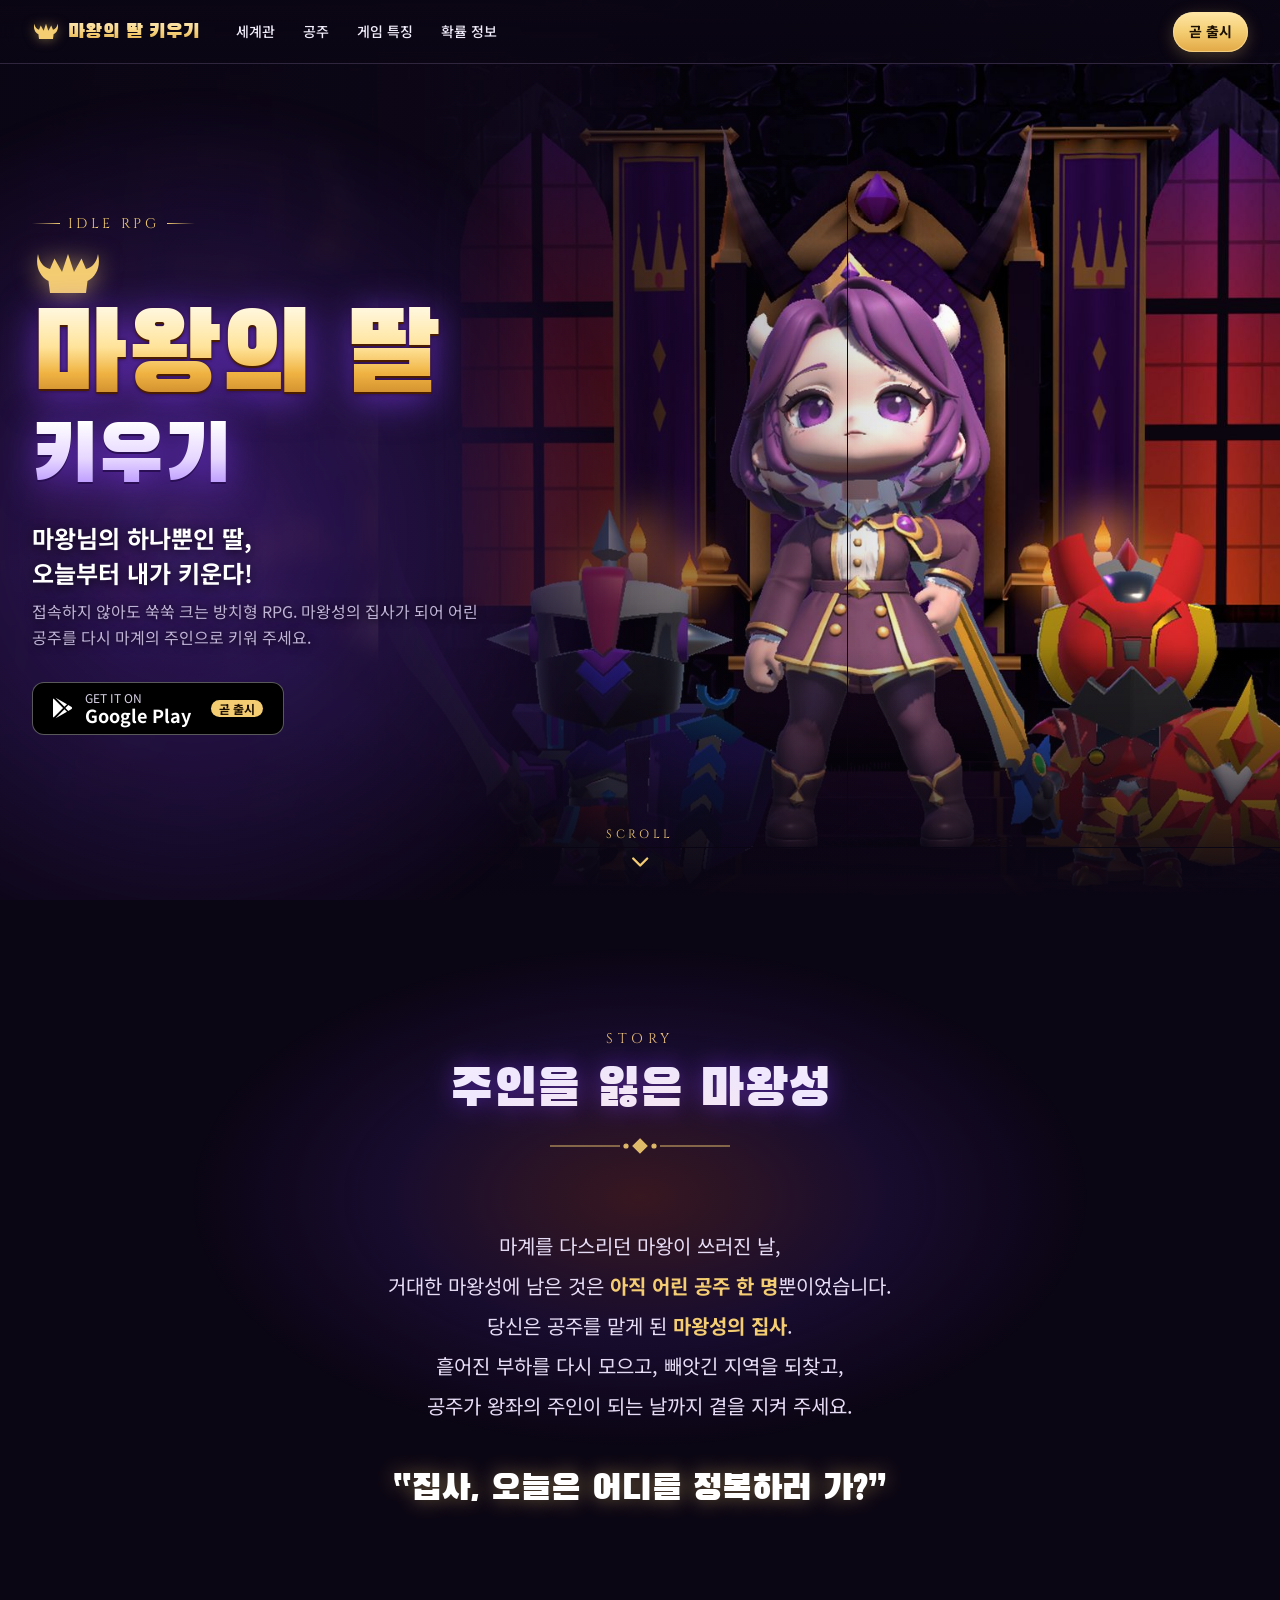
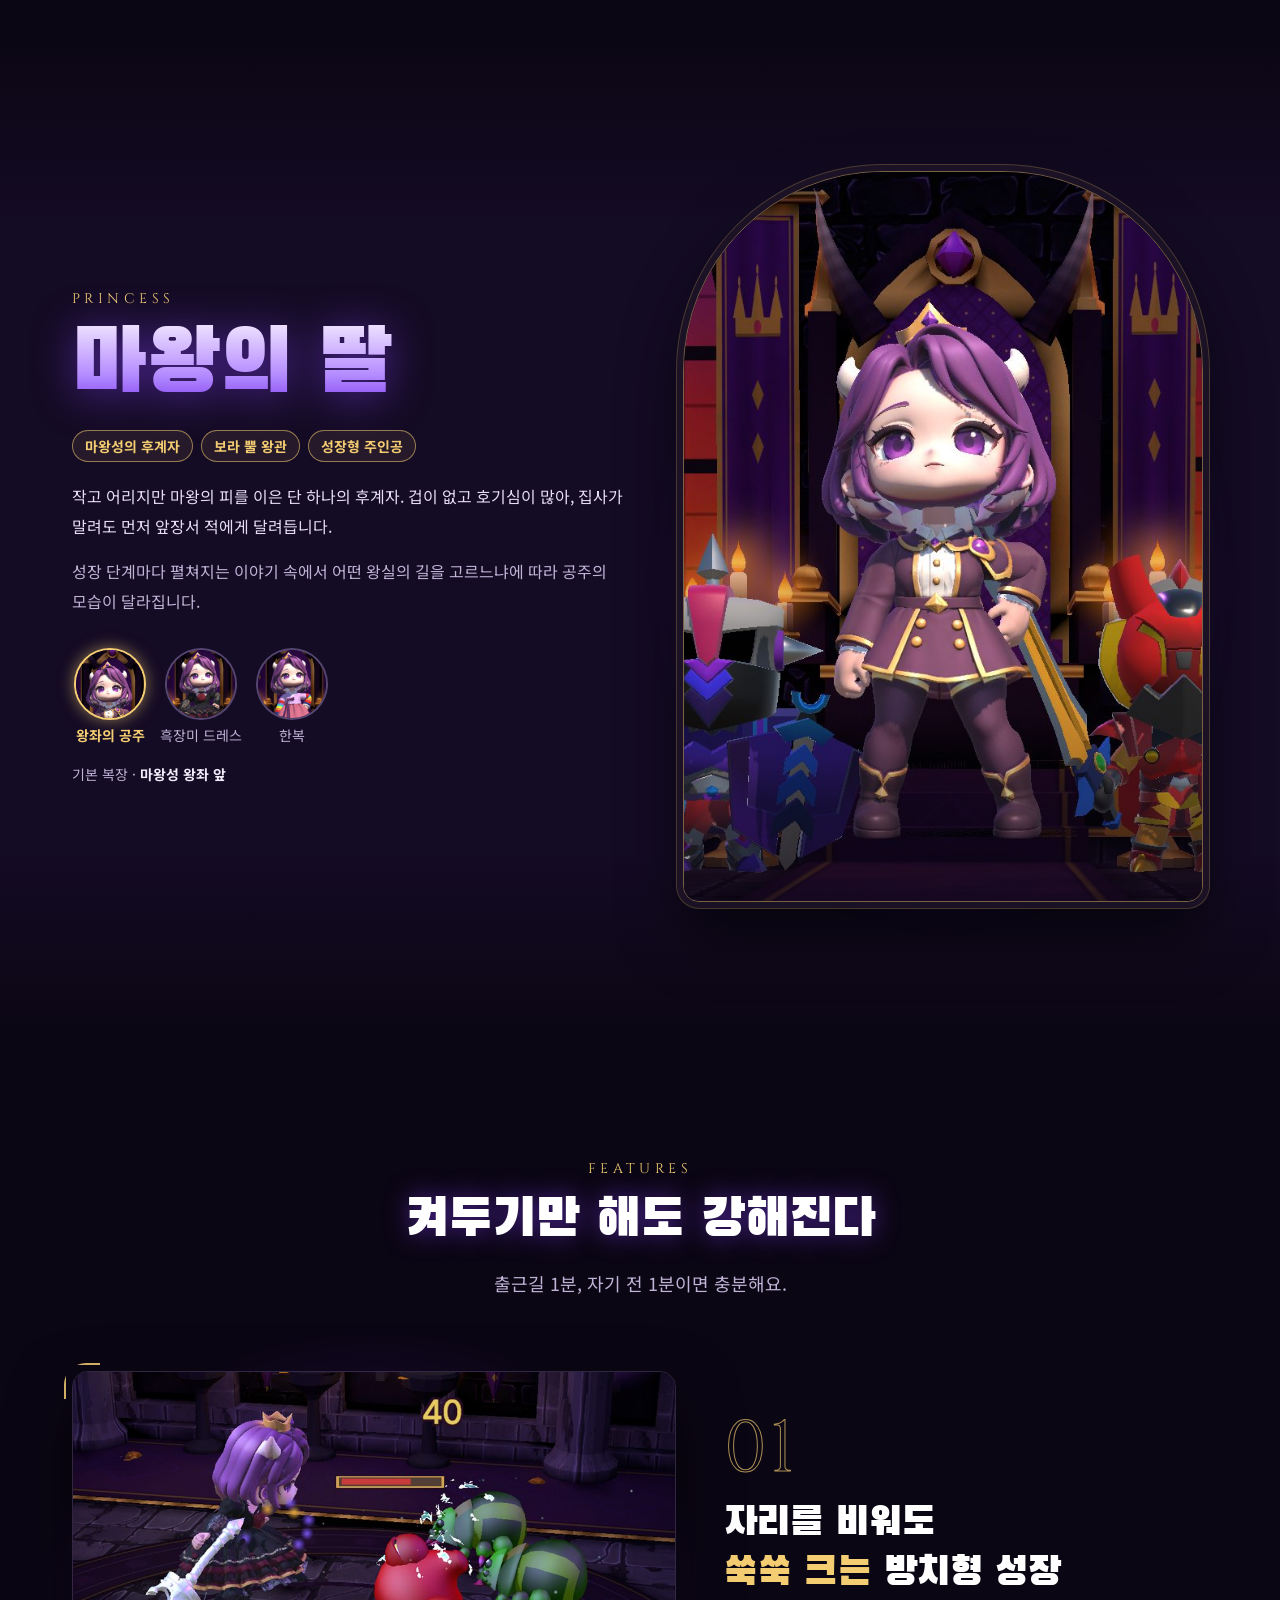
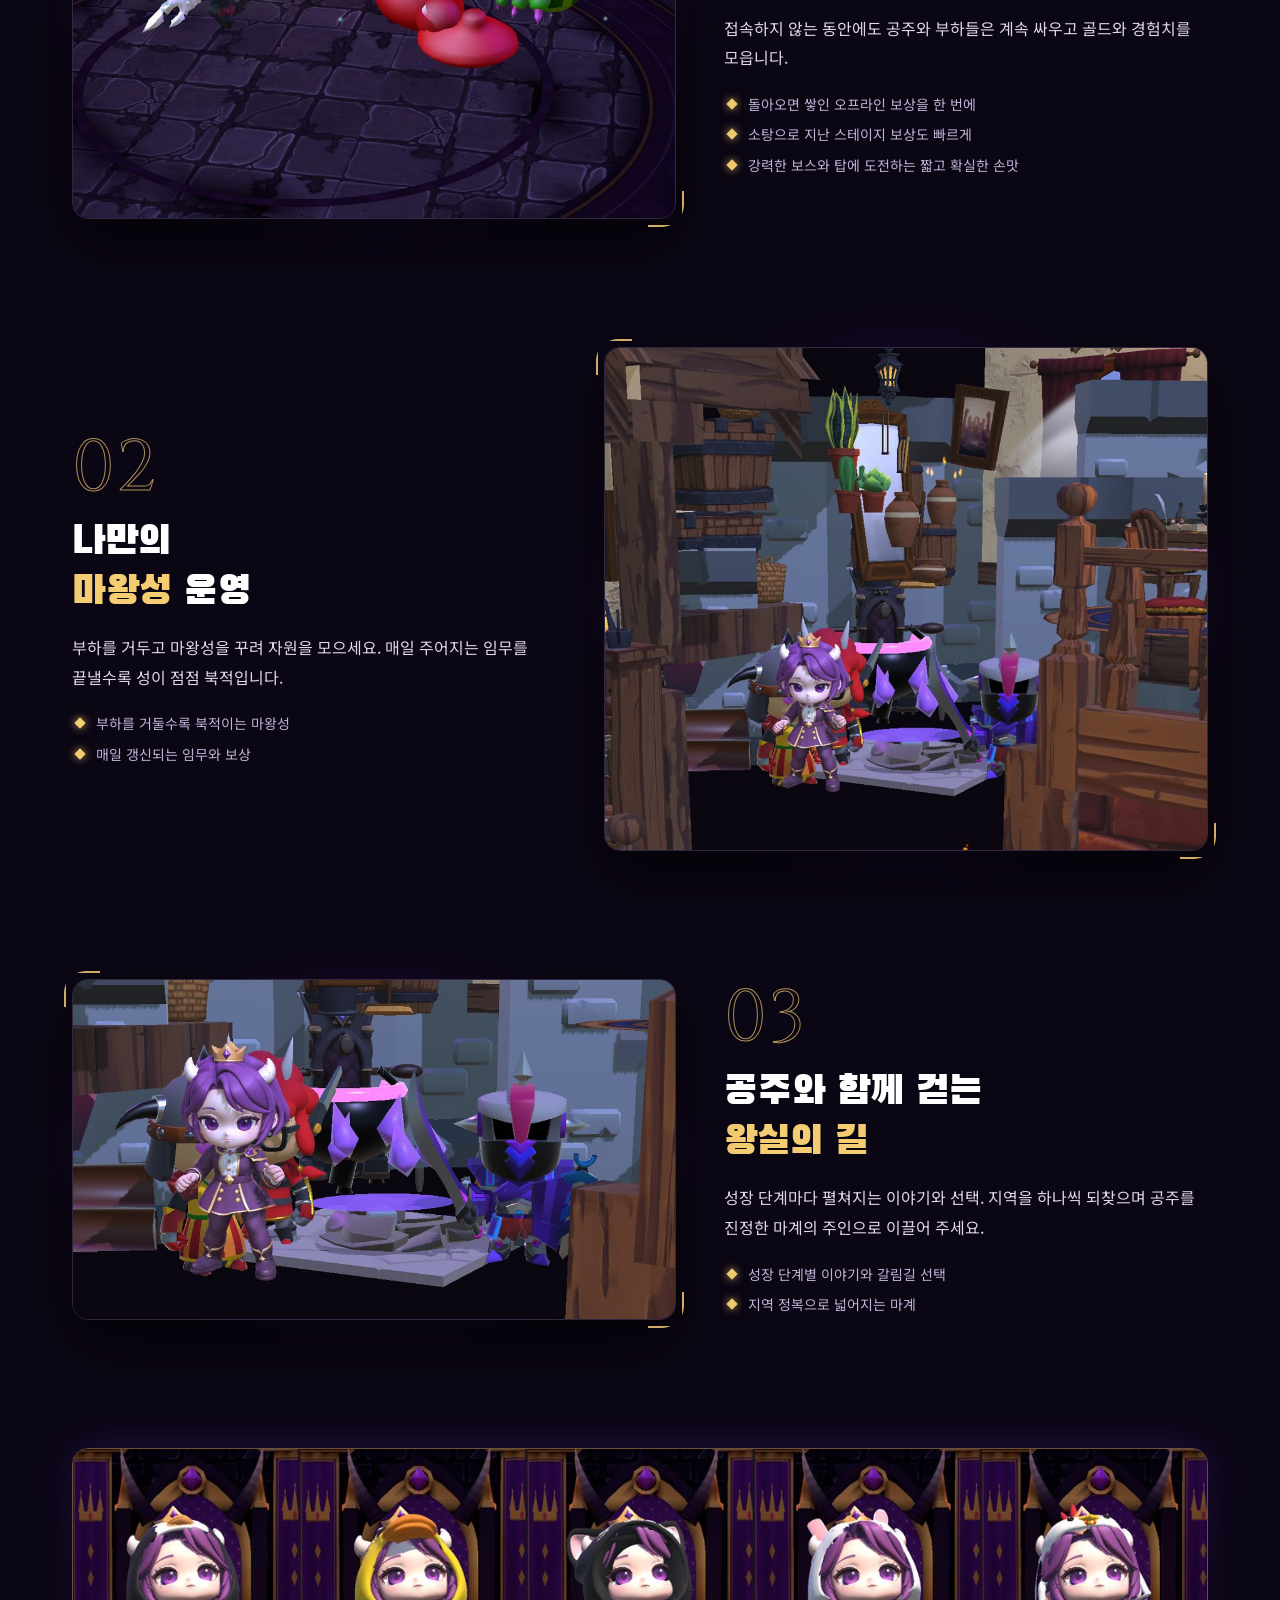
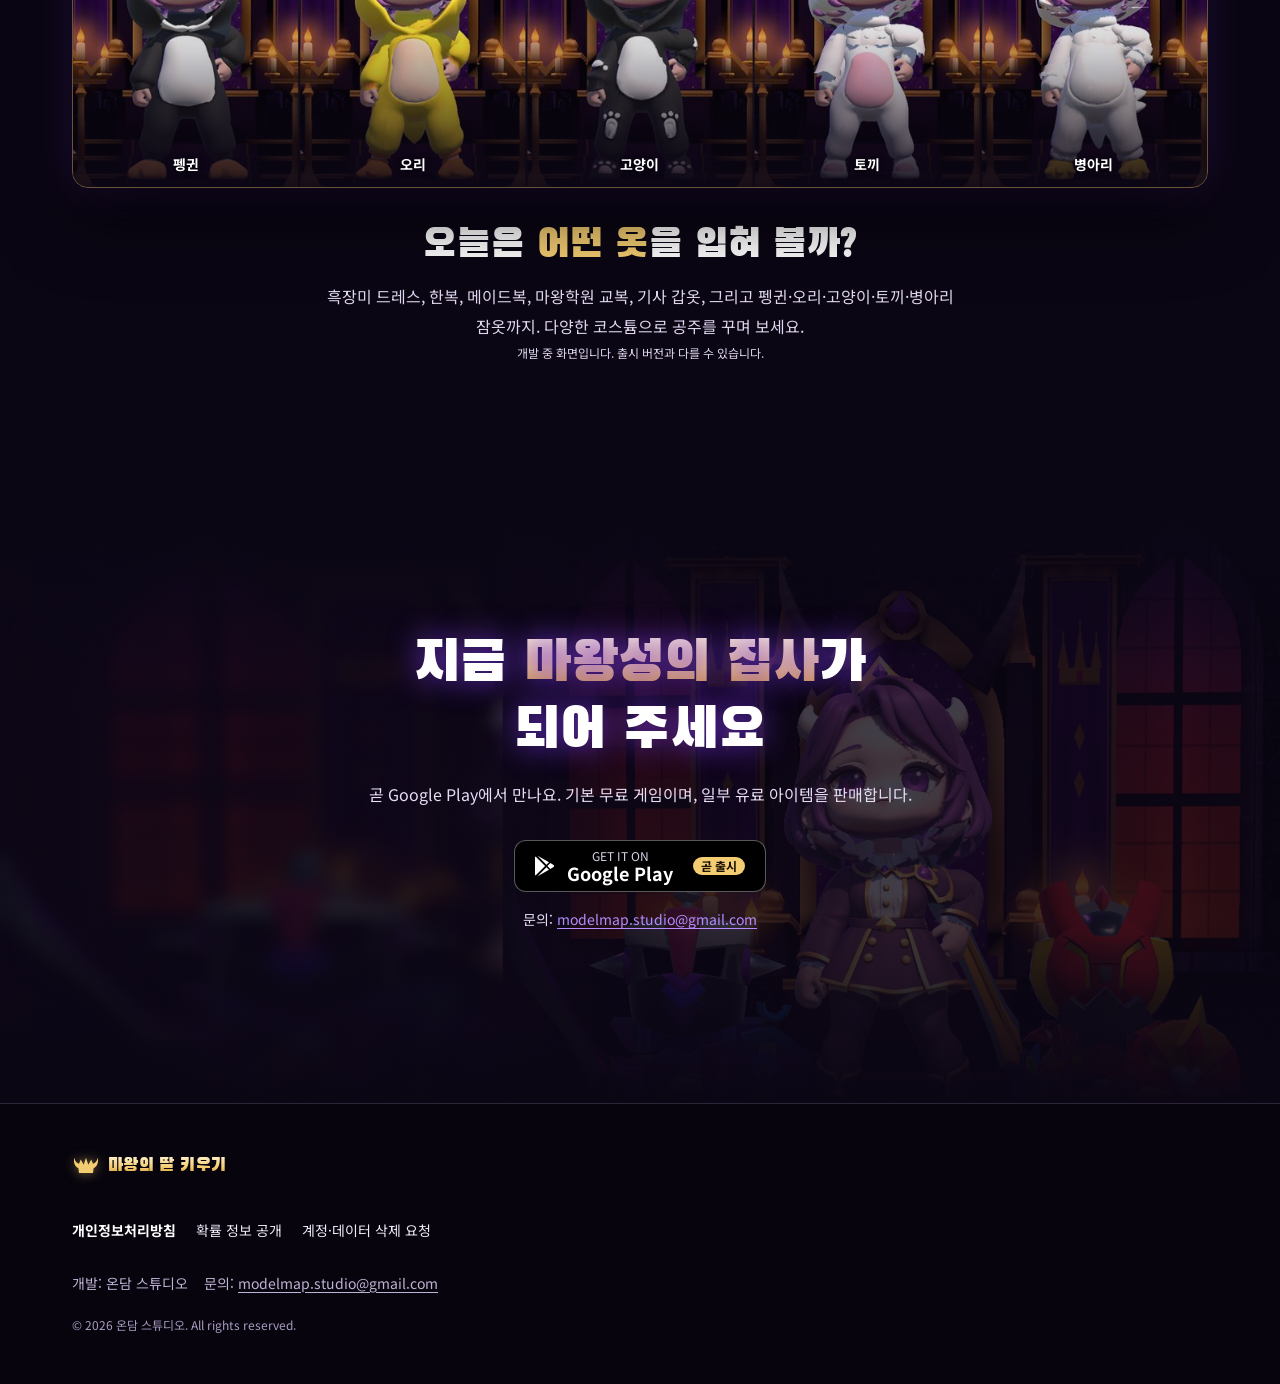
<file: index.html>
<!doctype html>
<html lang="ko">
<head>
<meta charset="utf-8">
<meta name="viewport" content="width=device-width,initial-scale=1">
<meta name="color-scheme" content="dark">
<meta name="theme-color" content="#0b0614">
<title>마왕의 딸 키우기 - 공식 사이트</title>
<meta name="description" content="마왕님의 하나뿐인 딸, 오늘부터 내가 키운다! 접속 안 해도 쑥쑥 크는 방치형 RPG">
<meta property="og:title" content="마왕의 딸 키우기">
<meta property="og:description" content="마왕님의 하나뿐인 딸, 오늘부터 내가 키운다! 접속 안 해도 쑥쑥 크는 방치형 RPG">
<meta property="og:image" content="img/keyvisual.jpg">
<!-- TODO: 도메인 확정 후 og:url, canonical, og:image 절대 경로로 교체 -->
<link rel="preconnect" href="https://fonts.googleapis.com">
<link rel="preconnect" href="https://fonts.gstatic.com" crossorigin>
<link rel="stylesheet" href="https://fonts.googleapis.com/css2?family=Black+Han+Sans&amp;family=Cinzel:wght@600&amp;family=Noto+Sans+KR:wght@400;500;700&amp;display=swap">
<link rel="stylesheet" href="style.css">
</head>
<body>
<a class="skip-link" href="#main">본문 바로가기</a>
<div class="stardust" aria-hidden="true"></div>

<header class="top-nav">
  <div class="top-nav__inner">
    <a class="brand" href="index.html" aria-label="마왕의 딸 키우기 홈">
      <svg viewBox="0 0 48 32" fill="currentColor" aria-hidden="true"><path d="M4 2c1 6 4 9 8 10l3-7 5 9 4-12 4 12 5-9 3 7c4-1 7-4 8-10 2 8-1 15-7 18l-1 8H12l-1-8C5 17 2 10 4 2z"/></svg>
      <span>마왕의 딸 키우기</span>
    </a>
    <nav aria-label="주 메뉴">
      <ul class="top-nav__menu">
        <li><a href="#story">세계관</a></li>
        <li><a href="#princess">공주</a></li>
        <li><a href="#features">게임 특징</a></li>
        <li><a href="probability.html">확률 정보</a></li>
      </ul>
    </nav>
    <details class="nav-toggle">
      <summary aria-label="메뉴 열기"><svg viewBox="0 0 24 24" fill="none" stroke="currentColor" stroke-width="2" stroke-linecap="round" aria-hidden="true"><path d="M4 7h16M4 12h16M4 17h16"/></svg></summary>
      <ul>
        <li><a href="#story">세계관</a></li>
        <li><a href="#princess">공주</a></li>
        <li><a href="#features">게임 특징</a></li>
        <li><a href="probability.html">확률 정보</a></li>
        <li><a href="privacy.html">개인정보처리방침</a></li>
      </ul>
    </details>
    <div class="top-nav__cta"><a class="btn-gold" href="#download">곧 출시</a></div>
  </div>
</header>

<main id="main">
  <!-- 키 비주얼 (세븐나이츠 키우기 메인 구성: 풀스크린 일러스트 + 좌측 로고·슬로건·스토어 배지 + 스크롤 화살표) -->
  <section class="kv" aria-labelledby="kv-title">
    <div class="kv__bg">
      <picture>
        <source media="(max-width: 767px)" srcset="img/keyvisual-mobile.jpg">
        <!-- TODO: keyvisual.jpg 는 세로 캡처를 합성한 임시본. 가로 1920x1080 전용 렌더로 교체 -->
        <img src="img/keyvisual.jpg" width="1920" height="1080" alt="" fetchpriority="high">
      </picture>
    </div>
    <div class="embers" aria-hidden="true"><i></i><i></i><i></i><i></i><i></i><i></i><i></i></div>
    <div class="kv__inner">
      <div class="kv__copy">
        <p class="kv__eyebrow">Idle RPG</p>
        <h1 id="kv-title" class="logo">
          <svg class="logo__emblem" viewBox="0 0 48 32" fill="currentColor" aria-hidden="true"><path d="M4 2c1 6 4 9 8 10l3-7 5 9 4-12 4 12 5-9 3 7c4-1 7-4 8-10 2 8-1 15-7 18l-1 8H12l-1-8C5 17 2 10 4 2z"/></svg>
          <span class="logo__a">마왕의 딸</span>
          <span class="logo__b">키우기</span>
        </h1>
        <p class="kv__slogan">마왕님의 하나뿐인 딸,<br>오늘부터 내가 키운다!</p>
        <p class="kv__lead">접속하지 않아도 쑥쑥 크는 방치형 RPG. 마왕성의 집사가 되어 어린 공주를 다시 마계의 주인으로 키워 주세요.</p>
        <div class="store-row">
          <!-- TODO: 출시 후 href 를 Google Play 스토어 URL 로 바꾸고 aria-disabled 와 '곧 출시' 표시 제거 -->
          <a class="store-btn" href="#download" aria-disabled="true">
            <svg viewBox="0 0 24 24" fill="currentColor" aria-hidden="true"><path d="M4.5 2.6a1 1 0 0 0-.5.9v17a1 1 0 0 0 .5.9l9.6-9.4zm10.9 8.1 2.6-2.5L6.6 1.7zm3.9-1.6-2.9 2.9 2.9 2.9 2.9-1.6a1.4 1.4 0 0 0 0-2.6zM6.6 22.3l11.4-6.5-2.6-2.5z"/></svg>
            <span><small>GET IT ON</small><strong>Google Play</strong></span>
            <span class="soon">곧 출시</span>
          </a>
        </div>
      </div>
    </div>
    <a class="kv__scroll" href="#story" aria-label="아래로 스크롤">
      SCROLL
      <svg viewBox="0 0 24 24" fill="none" stroke="currentColor" stroke-width="2" stroke-linecap="round" stroke-linejoin="round" aria-hidden="true"><path d="m6 9 6 6 6-6"/></svg>
    </a>
  </section>

  <!-- 세계관 -->
  <section id="story" class="sec story" aria-labelledby="story-title">
    <div class="wrap">
      <header class="sec-head">
        <span class="sec-head__en">Story</span>
        <h2 id="story-title">주인을 잃은 마왕성</h2>
        <svg class="ornament" viewBox="0 0 180 16" fill="none" stroke="currentColor" stroke-width="1.2" aria-hidden="true"><path d="M0 8h70M110 8h70"/><path d="M90 1l7 7-7 7-7-7z" fill="currentColor"/><circle cx="76" cy="8" r="2" fill="currentColor"/><circle cx="104" cy="8" r="2" fill="currentColor"/></svg>
      </header>
      <p class="story__text">
        마계를 다스리던 마왕이 쓰러진 날,<br>
        거대한 마왕성에 남은 것은 <strong>아직 어린 공주 한 명</strong>뿐이었습니다.<br>
        당신은 공주를 맡게 된 <strong>마왕성의 집사</strong>.<br>
        흩어진 부하를 다시 모으고, 빼앗긴 지역을 되찾고,<br>
        공주가 왕좌의 주인이 되는 날까지 곁을 지켜 주세요.
      </p>
      <p class="story__quote">“집사, 오늘은 어디를 정복하러 가?”</p>
    </div>
  </section>

  <!-- 공주 소개 (세븐나이츠 키우기 캐릭터 페이지 구성: 큰 이름 타이포 + 설명 + 큰 일러스트 + 하단 선택기) -->
  <section id="princess" class="sec sec--alt" aria-labelledby="princess-title">
    <div class="wrap">
      <input class="picker" type="radio" name="outfit" id="pk-default" checked>
      <input class="picker" type="radio" name="outfit" id="pk-blackrose">
      <input class="picker" type="radio" name="outfit" id="pk-hanbok">
      <div class="hero-char">
        <div class="hero-char__text">
          <span class="sec-head__en">Princess</span>
          <h2 id="princess-title" class="hero-char__name">마왕의 딸</h2>
          <ul class="tags" aria-label="특징">
            <li>마왕성의 후계자</li>
            <li>보라 뿔 왕관</li>
            <li>성장형 주인공</li>
          </ul>
          <p class="hero-char__desc">작고 어리지만 마왕의 피를 이은 단 하나의 후계자. 겁이 없고 호기심이 많아, 집사가 말려도 먼저 앞장서 적에게 달려듭니다.</p>
          <p class="hero-char__desc">성장 단계마다 펼쳐지는 이야기 속에서 어떤 왕실의 길을 고르느냐에 따라 공주의 모습이 달라집니다.</p>
          <div class="thumbs" role="group" aria-label="코스튬 미리보기">
            <label for="pk-default"><span class="t"><img src="img/princess-throne.jpg" width="640" height="900" alt="" loading="lazy"></span>왕좌의 공주</label>
            <label for="pk-blackrose"><span class="t"><img src="img/costume-blackrose.jpg" width="576" height="616" alt="" loading="lazy"></span>흑장미 드레스</label>
            <label for="pk-hanbok"><span class="t"><img src="img/costume-hanbok.jpg" width="576" height="616" alt="" loading="lazy"></span>한복</label>
          </div>
          <p class="outfit-name on-default">기본 복장 · <b>마왕성 왕좌 앞</b></p>
          <p class="outfit-name on-blackrose">코스튬 · <b>흑장미 드레스</b></p>
          <p class="outfit-name on-hanbok">코스튬 · <b>한복</b></p>
        </div>
        <div class="hero-char__media">
          <div class="stage">
            <div class="stage__frame">
              <img class="img-default" src="img/princess-throne.jpg" width="640" height="900" alt="붉은 스테인드글라스 아래 왕좌 앞에 선 보라 머리의 공주와 좌우에 선 기사 부하들" loading="lazy">
              <img class="img-blackrose" src="img/costume-blackrose.jpg" width="576" height="616" alt="검은 장미 드레스를 입은 공주" loading="lazy">
              <img class="img-hanbok" src="img/costume-hanbok.jpg" width="576" height="616" alt="한복을 입은 공주" loading="lazy">
            </div>
          </div>
        </div>
      </div>
    </div>
  </section>

  <!-- 게임 특징 (세븐나이츠 키우기 '특징' 페이지 구성: 큰 헤드라인 + 짧은 문구 + 큰 화면 이미지, 좌우 교차) -->
  <section id="features" class="sec" aria-labelledby="features-title">
    <div class="wrap">
      <header class="sec-head">
        <span class="sec-head__en">Features</span>
        <h2 id="features-title">켜두기만 해도 강해진다</h2>
        <p>출근길 1분, 자기 전 1분이면 충분해요.</p>
      </header>

      <article class="feat">
        <figure class="feat__media">
          <img src="img/feature-battle.jpg" width="960" height="711" alt="흑장미 드레스를 입은 공주가 슬라임과 애벌레 몬스터와 싸우는 전투 장면" loading="lazy">
        </figure>
        <div class="feat__copy">
          <span class="feat__num" aria-hidden="true">01</span>
          <h3>자리를 비워도<br><em>쑥쑥 크는</em> 방치형 성장</h3>
          <p>접속하지 않는 동안에도 공주와 부하들은 계속 싸우고 골드와 경험치를 모읍니다.</p>
          <ul class="feat__list">
            <li>돌아오면 쌓인 오프라인 보상을 한 번에</li>
            <li>소탕으로 지난 스테이지 보상도 빠르게</li>
            <li>강력한 보스와 탑에 도전하는 짧고 확실한 손맛</li>
          </ul>
        </div>
      </article>

      <article class="feat feat--rev">
        <figure class="feat__media">
          <img src="img/feature-castle.jpg" width="960" height="800" alt="공주와 부하들이 있는 마왕성 내부" loading="lazy">
        </figure>
        <div class="feat__copy">
          <span class="feat__num" aria-hidden="true">02</span>
          <h3>나만의<br><em>마왕성</em> 운영</h3>
          <p>부하를 거두고 마왕성을 꾸려 자원을 모으세요. 매일 주어지는 임무를 끝낼수록 성이 점점 북적입니다.</p>
          <ul class="feat__list">
            <li>부하를 거둘수록 북적이는 마왕성</li>
            <li>매일 갱신되는 임무와 보상</li>
          </ul>
        </div>
      </article>

      <article class="feat">
        <figure class="feat__media">
          <img src="img/feature-retainers.jpg" width="960" height="540" alt="왕관을 쓴 공주 옆에 뿔 달린 전사와 보라 갑옷 기사 부하가 서 있는 장면" loading="lazy">
        </figure>
        <div class="feat__copy">
          <span class="feat__num" aria-hidden="true">03</span>
          <h3>공주와 함께 걷는<br><em>왕실의 길</em></h3>
          <p>성장 단계마다 펼쳐지는 이야기와 선택. 지역을 하나씩 되찾으며 공주를 진정한 마계의 주인으로 이끌어 주세요.</p>
          <ul class="feat__list">
            <li>성장 단계별 이야기와 갈림길 선택</li>
            <li>지역 정복으로 넓어지는 마계</li>
          </ul>
        </div>
      </article>

      <section class="wardrobe" aria-labelledby="wardrobe-title">
        <figure class="wardrobe__media">
          <img src="img/feature-costumes.jpg" width="1400" height="418" alt="펭귄, 오리, 고양이, 토끼, 병아리 잠옷을 입은 공주 다섯 명" loading="lazy">
          <ul class="wardrobe__names" aria-hidden="true"><li>펭귄</li><li>오리</li><li>고양이</li><li>토끼</li><li>병아리</li></ul>
        </figure>
        <div class="wardrobe__copy">
          <h3 id="wardrobe-title">오늘은 <em>어떤 옷</em>을 입혀 볼까?</h3>
          <p>흑장미 드레스, 한복, 메이드복, 마왕학원 교복, 기사 갑옷, 그리고 펭귄·오리·고양이·토끼·병아리 잠옷까지. 다양한 코스튬으로 공주를 꾸며 보세요.</p>
          <p class="dev-note">개발 중 화면입니다. 출시 버전과 다를 수 있습니다.</p>
        </div>
      </section>
    </div>
  </section>

  <!-- 하단 다운로드 -->
  <section id="download" class="cta" aria-labelledby="cta-title">
    <div class="cta__bg"><img src="img/keyvisual.jpg" width="1920" height="1080" alt="" loading="lazy"></div>
    <div class="wrap">
      <h2 id="cta-title">지금 <em>마왕성의 집사</em>가<br>되어 주세요</h2>
      <p>곧 Google Play에서 만나요. 기본 무료 게임이며, 일부 유료 아이템을 판매합니다.</p>
      <div class="store-row">
        <!-- TODO: 출시 후 Google Play 스토어 URL 연결 -->
        <a class="store-btn" href="#download" aria-disabled="true">
          <svg viewBox="0 0 24 24" fill="currentColor" aria-hidden="true"><path d="M4.5 2.6a1 1 0 0 0-.5.9v17a1 1 0 0 0 .5.9l9.6-9.4zm10.9 8.1 2.6-2.5L6.6 1.7zm3.9-1.6-2.9 2.9 2.9 2.9 2.9-1.6a1.4 1.4 0 0 0 0-2.6zM6.6 22.3l11.4-6.5-2.6-2.5z"/></svg>
          <span><small>GET IT ON</small><strong>Google Play</strong></span>
          <span class="soon">곧 출시</span>
        </a>
      </div>
      <p class="cta__mail">문의: <a href="mailto:modelmap.studio@gmail.com">modelmap.studio@gmail.com</a></p>
    </div>
  </section>
</main>

<footer class="site-footer">
  <div class="site-footer__inner">
    <a class="brand" href="index.html" aria-label="마왕의 딸 키우기 홈">
      <svg viewBox="0 0 48 32" fill="currentColor" aria-hidden="true"><path d="M4 2c1 6 4 9 8 10l3-7 5 9 4-12 4 12 5-9 3 7c4-1 7-4 8-10 2 8-1 15-7 18l-1 8H12l-1-8C5 17 2 10 4 2z"/></svg>
      <span>마왕의 딸 키우기</span>
    </a>
    <nav aria-label="정책 문서">
      <ul>
        <li><a href="privacy.html">개인정보처리방침</a></li>
        <li><a href="probability.html">확률 정보 공개</a></li>
        <li><a href="delete-account.html">계정·데이터 삭제 요청</a></li>
      </ul>
    </nav>
    <p class="biz"><span>개발: 온담 스튜디오</span><span>문의: <a href="mailto:modelmap.studio@gmail.com">modelmap.studio@gmail.com</a></span></p>
    <!-- TODO: 게임물 등급 표시(등급 분류 후), 사업자 정보 필요 시 추가. 개인 주소·전화번호는 넣지 않는다 -->
    <p class="copy">© 2026 온담 스튜디오. All rights reserved.</p>
  </div>
</footer>
</body>
</html>
</file>
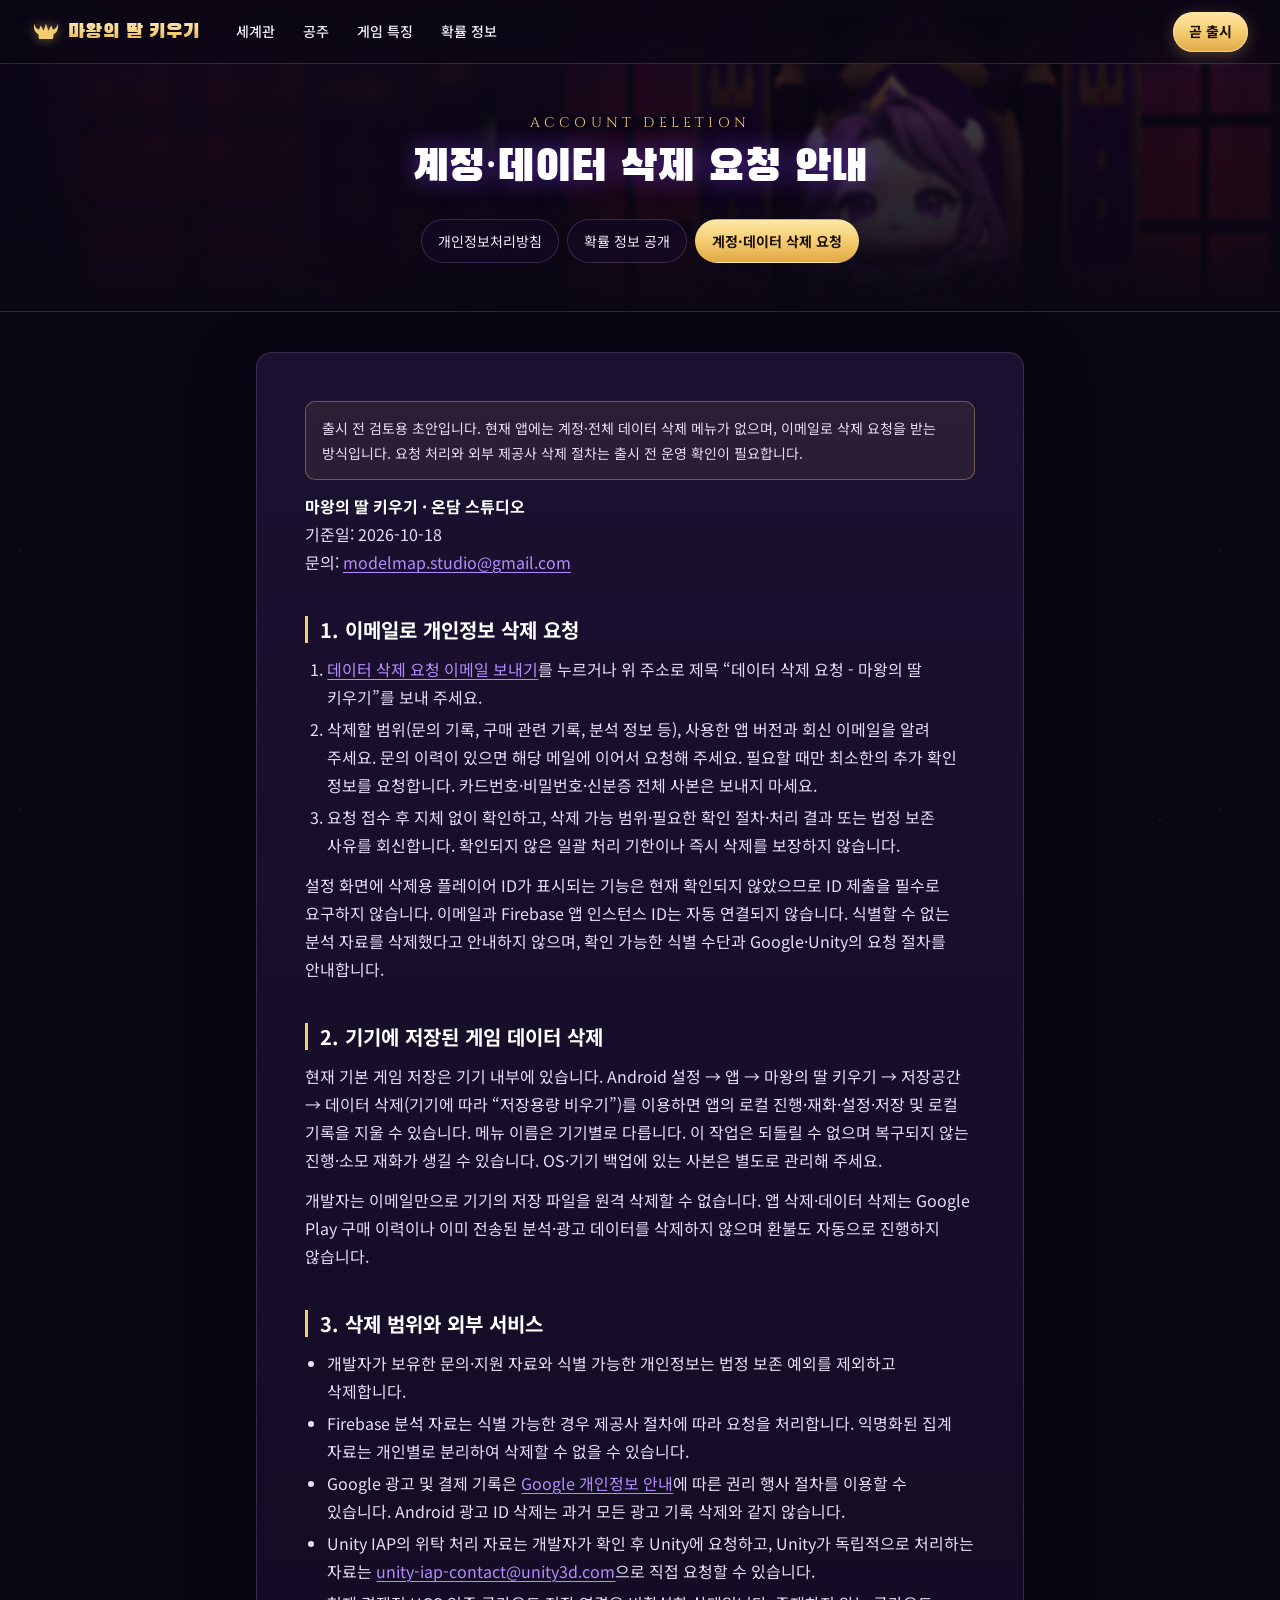
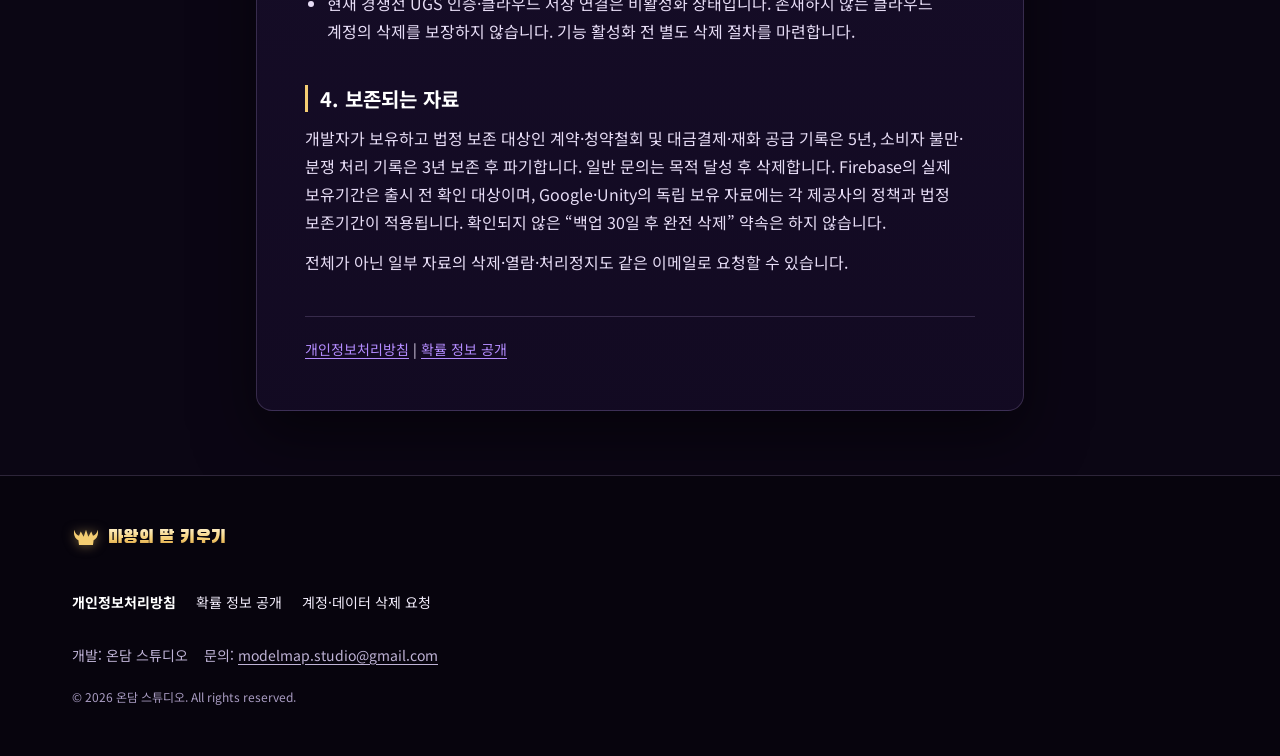
<file: delete-account.html>
<!doctype html>
<html lang="ko">
<head>
<meta charset="utf-8">
<meta name="viewport" content="width=device-width,initial-scale=1">
<meta name="color-scheme" content="dark">
<meta name="theme-color" content="#0b0614">
<title>계정·데이터 삭제 요청 - 마왕의 딸 키우기</title>
<link rel="preconnect" href="https://fonts.googleapis.com">
<link rel="preconnect" href="https://fonts.gstatic.com" crossorigin>
<link rel="stylesheet" href="https://fonts.googleapis.com/css2?family=Black+Han+Sans&amp;family=Cinzel:wght@600&amp;family=Noto+Sans+KR:wght@400;500;700&amp;display=swap">
<link rel="stylesheet" href="style.css">
</head>
<body>
<a class="skip-link" href="#doc">본문 바로가기</a>
<div class="stardust" aria-hidden="true"></div>

<header class="top-nav">
  <div class="top-nav__inner">
    <a class="brand" href="index.html" aria-label="마왕의 딸 키우기 홈">
      <svg viewBox="0 0 48 32" fill="currentColor" aria-hidden="true"><path d="M4 2c1 6 4 9 8 10l3-7 5 9 4-12 4 12 5-9 3 7c4-1 7-4 8-10 2 8-1 15-7 18l-1 8H12l-1-8C5 17 2 10 4 2z"/></svg>
      <span>마왕의 딸 키우기</span>
    </a>
    <nav aria-label="주 메뉴">
      <ul class="top-nav__menu">
        <li><a href="index.html#story">세계관</a></li>
        <li><a href="index.html#princess">공주</a></li>
        <li><a href="index.html#features">게임 특징</a></li>
        <li><a href="probability.html">확률 정보</a></li>
      </ul>
    </nav>
    <details class="nav-toggle">
      <summary aria-label="메뉴 열기"><svg viewBox="0 0 24 24" fill="none" stroke="currentColor" stroke-width="2" stroke-linecap="round" aria-hidden="true"><path d="M4 7h16M4 12h16M4 17h16"/></svg></summary>
      <ul>
        <li><a href="index.html">홈</a></li>
        <li><a href="index.html#features">게임 특징</a></li>
        <li><a href="probability.html">확률 정보</a></li>
        <li><a href="privacy.html">개인정보처리방침</a></li>
      </ul>
    </details>
    <div class="top-nav__cta"><a class="btn-gold" href="index.html#download">곧 출시</a></div>
  </div>
</header>

<main id="main">
  <section class="sub-kv" aria-labelledby="doc-title">
    <div class="sub-kv__bg"><img src="img/keyvisual.jpg" width="1920" height="1080" alt=""></div>
    <div class="wrap">
      <span class="sub-kv__en">Account Deletion</span>
      <h1 id="doc-title" class="screen-title">계정·데이터 삭제 요청 안내</h1>
      <nav aria-label="정책 문서">
      <ul class="sub-tabs">
        <li><a href="privacy.html">개인정보처리방침</a></li>
        <li><a href="probability.html">확률 정보 공개</a></li>
        <li><a href="delete-account.html" aria-current="page">계정·데이터 삭제 요청</a></li>
      </ul>
      </nav>
    </div>
  </section>
  <div class="legal-wrap">
    <article id="doc" class="legal" aria-labelledby="doc-title">
<p class="callout" role="note">출시 전 검토용 초안입니다. 현재 앱에는 계정·전체 데이터 삭제 메뉴가 없으며, 이메일로 삭제 요청을 받는 방식입니다. 요청 처리와 외부 제공사 삭제 절차는 출시 전 운영 확인이 필요합니다.</p>
<p><strong>마왕의 딸 키우기 · 온담 스튜디오</strong><br>기준일: 2026-10-18<br>문의: <a href="mailto:modelmap.studio@gmail.com">modelmap.studio@gmail.com</a></p>
<h2>1. 이메일로 개인정보 삭제 요청</h2>
<ol><li><a href="mailto:modelmap.studio@gmail.com?subject=데이터%20삭제%20요청%20-%20마왕의%20딸%20키우기">데이터 삭제 요청 이메일 보내기</a>를 누르거나 위 주소로 제목 “데이터 삭제 요청 - 마왕의 딸 키우기”를 보내 주세요.</li>
<li>삭제할 범위(문의 기록, 구매 관련 기록, 분석 정보 등), 사용한 앱 버전과 회신 이메일을 알려 주세요. 문의 이력이 있으면 해당 메일에 이어서 요청해 주세요. 필요할 때만 최소한의 추가 확인 정보를 요청합니다. 카드번호·비밀번호·신분증 전체 사본은 보내지 마세요.</li>
<li>요청 접수 후 지체 없이 확인하고, 삭제 가능 범위·필요한 확인 절차·처리 결과 또는 법정 보존 사유를 회신합니다. 확인되지 않은 일괄 처리 기한이나 즉시 삭제를 보장하지 않습니다.</li></ol>
<p>설정 화면에 삭제용 플레이어 ID가 표시되는 기능은 현재 확인되지 않았으므로 ID 제출을 필수로 요구하지 않습니다. 이메일과 Firebase 앱 인스턴스 ID는 자동 연결되지 않습니다. 식별할 수 없는 분석 자료를 삭제했다고 안내하지 않으며, 확인 가능한 식별 수단과 Google·Unity의 요청 절차를 안내합니다.</p>
<h2>2. 기기에 저장된 게임 데이터 삭제</h2>
<p>현재 기본 게임 저장은 기기 내부에 있습니다. Android 설정 → 앱 → 마왕의 딸 키우기 → 저장공간 → 데이터 삭제(기기에 따라 “저장용량 비우기”)를 이용하면 앱의 로컬 진행·재화·설정·저장 및 로컬 기록을 지울 수 있습니다. 메뉴 이름은 기기별로 다릅니다. 이 작업은 되돌릴 수 없으며 복구되지 않는 진행·소모 재화가 생길 수 있습니다. OS·기기 백업에 있는 사본은 별도로 관리해 주세요.</p>
<p>개발자는 이메일만으로 기기의 저장 파일을 원격 삭제할 수 없습니다. 앱 삭제·데이터 삭제는 Google Play 구매 이력이나 이미 전송된 분석·광고 데이터를 삭제하지 않으며 환불도 자동으로 진행하지 않습니다.</p>
<h2>3. 삭제 범위와 외부 서비스</h2>
<ul><li>개발자가 보유한 문의·지원 자료와 식별 가능한 개인정보는 법정 보존 예외를 제외하고 삭제합니다.</li>
<li>Firebase 분석 자료는 식별 가능한 경우 제공사 절차에 따라 요청을 처리합니다. 익명화된 집계 자료는 개인별로 분리하여 삭제할 수 없을 수 있습니다.</li>
<li>Google 광고 및 결제 기록은 <a href="https://policies.google.com/privacy">Google 개인정보 안내</a>에 따른 권리 행사 절차를 이용할 수 있습니다. Android 광고 ID 삭제는 과거 모든 광고 기록 삭제와 같지 않습니다.</li>
<li>Unity IAP의 위탁 처리 자료는 개발자가 확인 후 Unity에 요청하고, Unity가 독립적으로 처리하는 자료는 <a href="mailto:unity-iap-contact@unity3d.com">unity-iap-contact@unity3d.com</a>으로 직접 요청할 수 있습니다.</li>
<li>현재 경쟁전 UGS 인증·클라우드 저장 연결은 비활성화 상태입니다. 존재하지 않는 클라우드 계정의 삭제를 보장하지 않습니다. 기능 활성화 전 별도 삭제 절차를 마련합니다.</li></ul>
<h2>4. 보존되는 자료</h2>
<p>개발자가 보유하고 법정 보존 대상인 계약·청약철회 및 대금결제·재화 공급 기록은 5년, 소비자 불만·분쟁 처리 기록은 3년 보존 후 파기합니다. 일반 문의는 목적 달성 후 삭제합니다. Firebase의 실제 보유기간은 출시 전 확인 대상이며, Google·Unity의 독립 보유 자료에는 각 제공사의 정책과 법정 보존기간이 적용됩니다. 확인되지 않은 “백업 30일 후 완전 삭제” 약속은 하지 않습니다.</p>
<p>전체가 아닌 일부 자료의 삭제·열람·처리정지도 같은 이메일로 요청할 수 있습니다.</p>
<p class="doc-links"><a href="privacy.html">개인정보처리방침</a> | <a href="probability.html">확률 정보 공개</a></p>
    </article>
  </div>
</main>

<footer class="site-footer">
  <div class="site-footer__inner">
    <a class="brand" href="index.html" aria-label="마왕의 딸 키우기 홈">
      <svg viewBox="0 0 48 32" fill="currentColor" aria-hidden="true"><path d="M4 2c1 6 4 9 8 10l3-7 5 9 4-12 4 12 5-9 3 7c4-1 7-4 8-10 2 8-1 15-7 18l-1 8H12l-1-8C5 17 2 10 4 2z"/></svg>
      <span>마왕의 딸 키우기</span>
    </a>
    <nav aria-label="정책 문서 바로가기">
      <ul>
        <li><a href="privacy.html">개인정보처리방침</a></li>
        <li><a href="probability.html">확률 정보 공개</a></li>
        <li><a href="delete-account.html">계정·데이터 삭제 요청</a></li>
      </ul>
    </nav>
    <p class="biz"><span>개발: 온담 스튜디오</span><span>문의: <a href="mailto:modelmap.studio@gmail.com">modelmap.studio@gmail.com</a></span></p>
    <p class="copy">© 2026 온담 스튜디오. All rights reserved.</p>
  </div>
</footer>
</body>
</html>
</file>
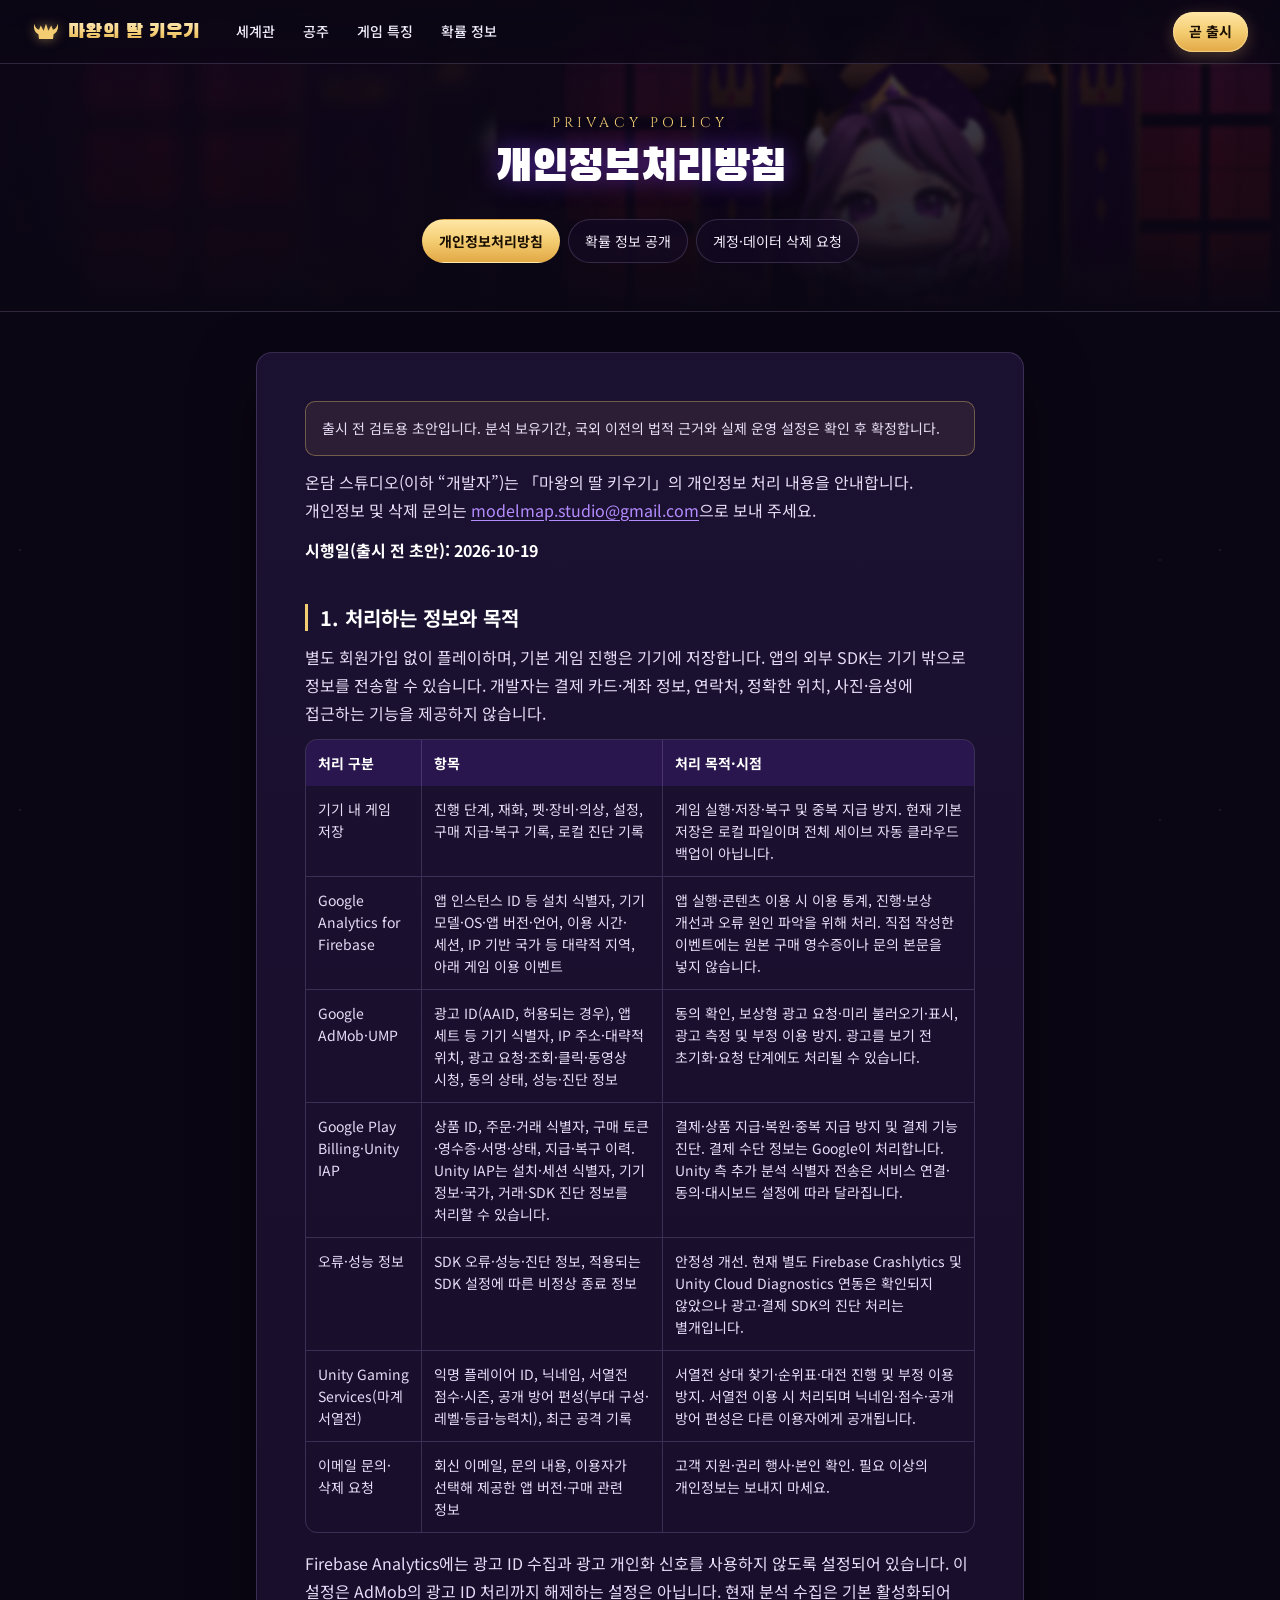
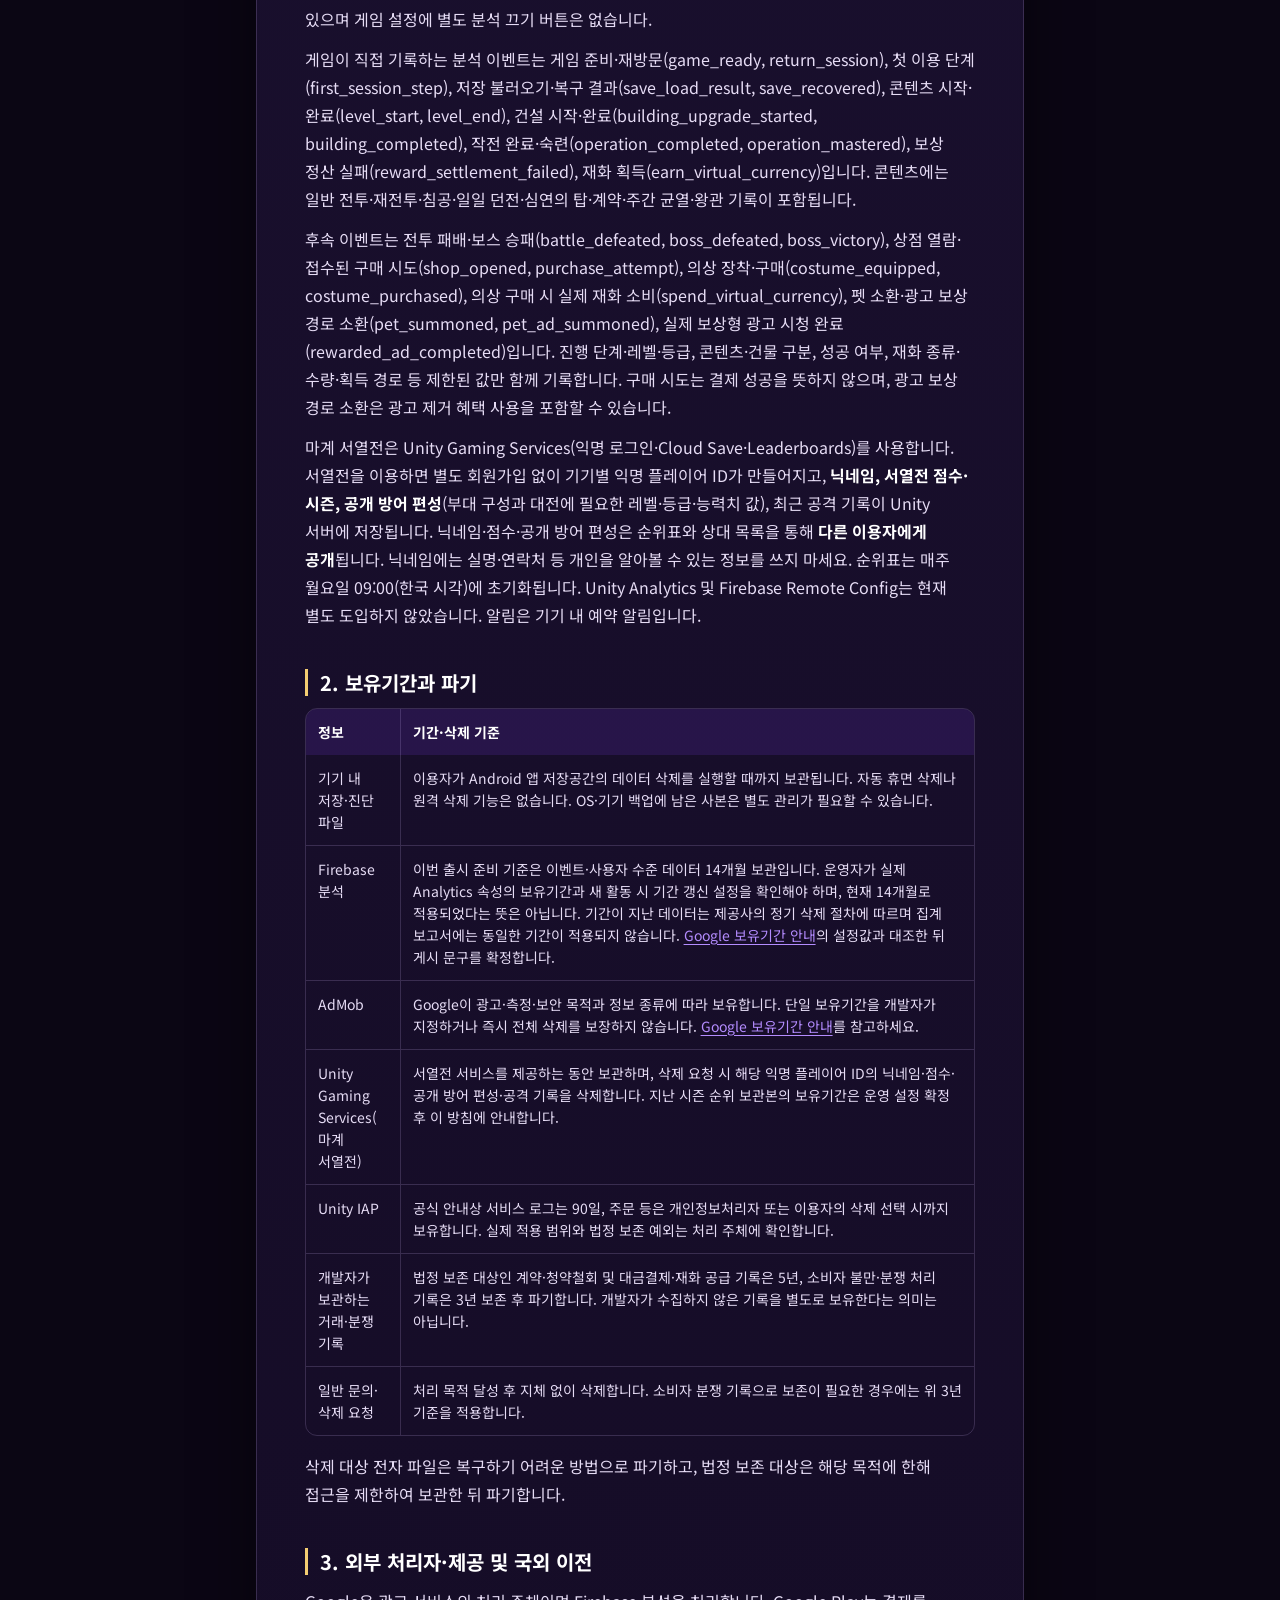
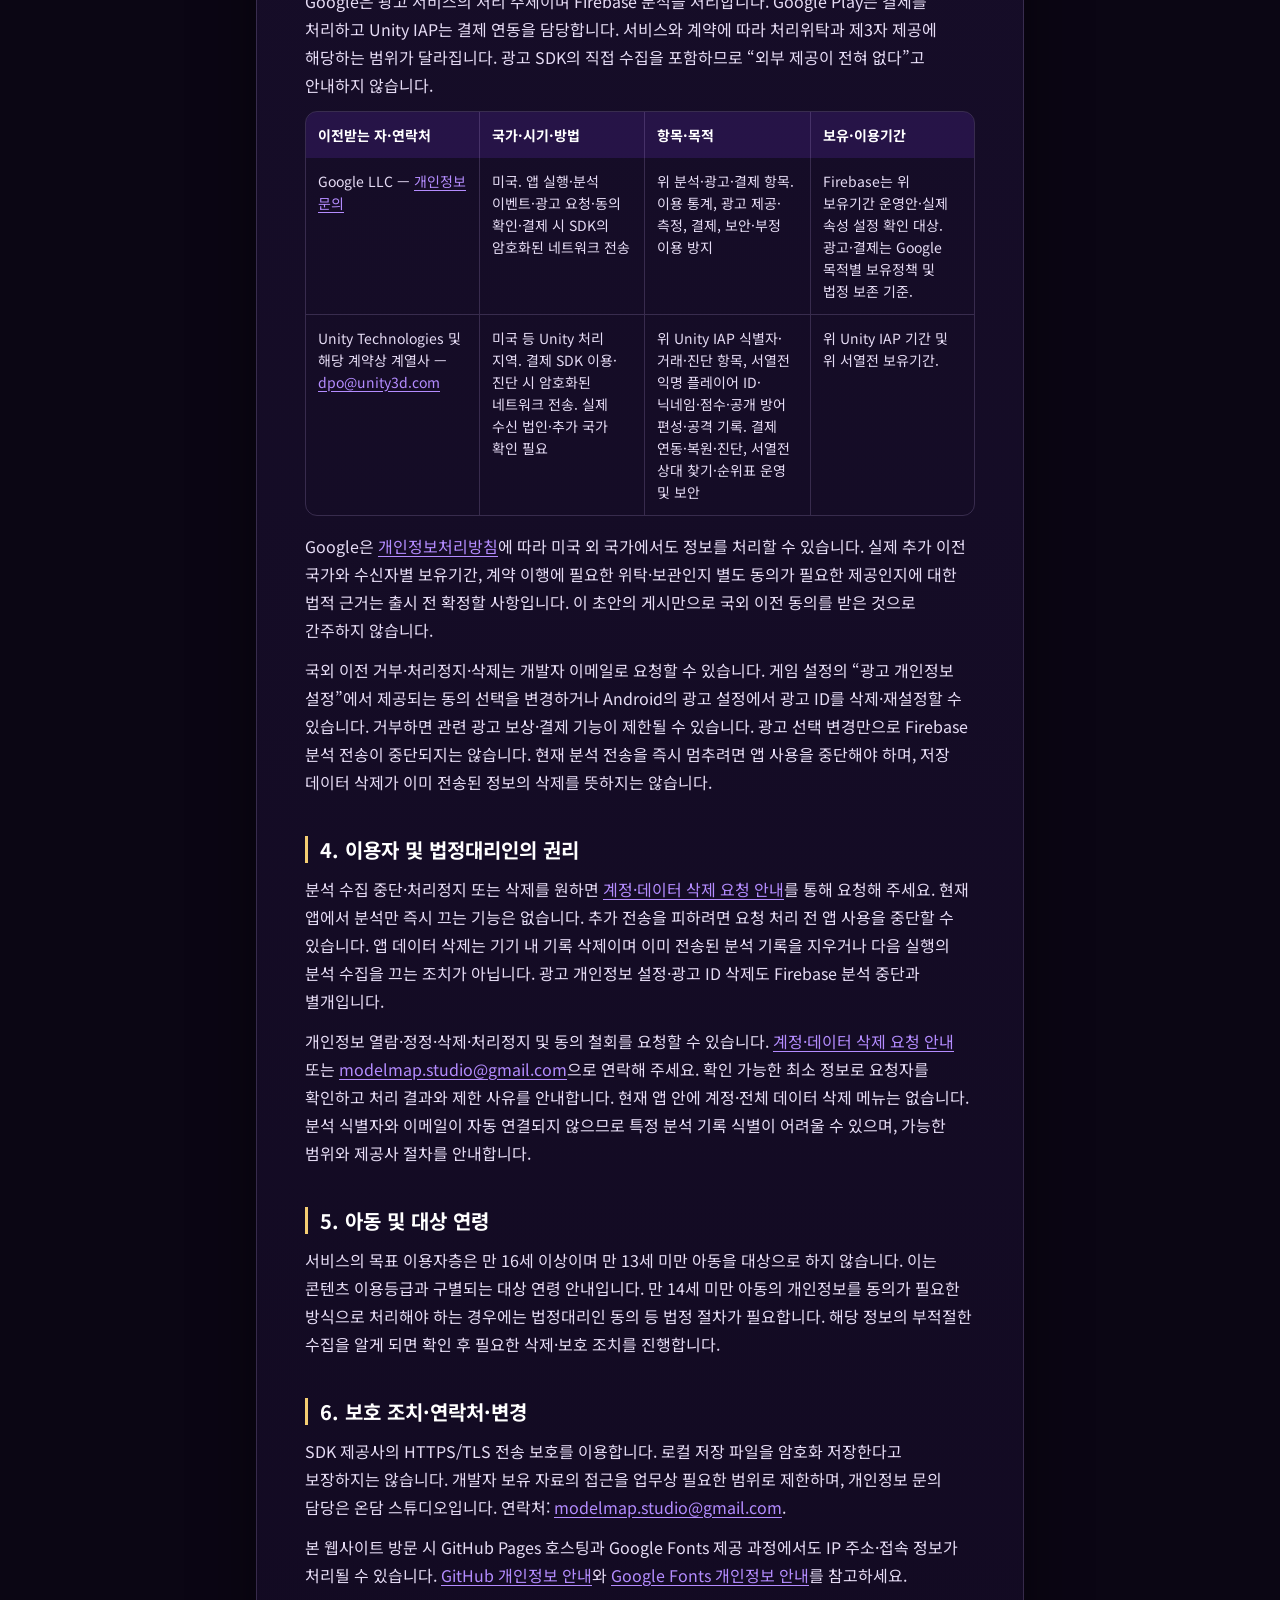
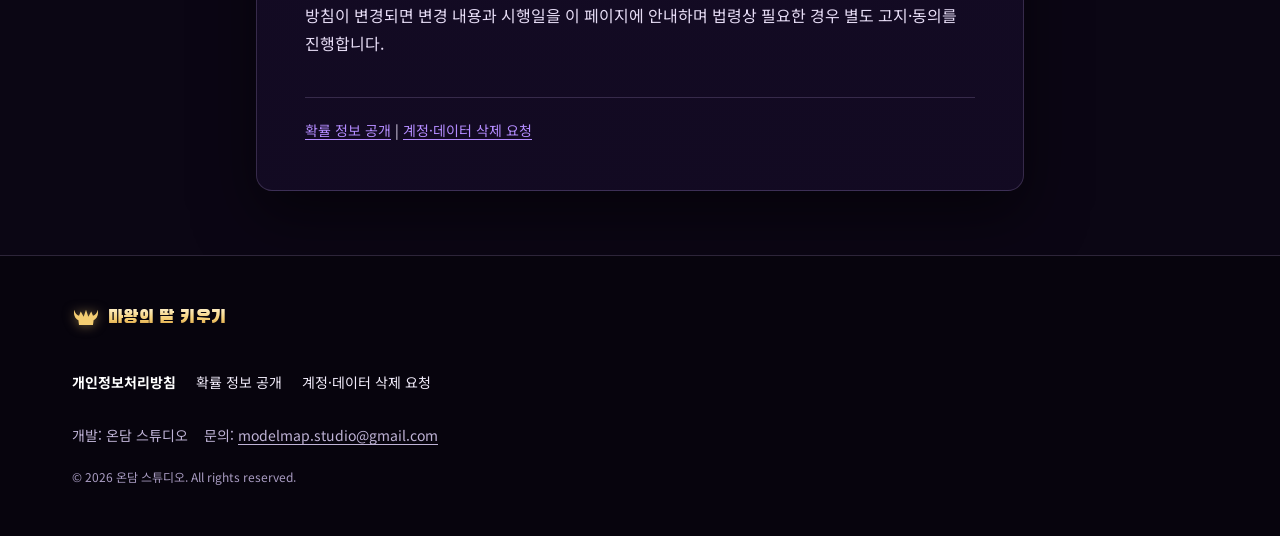
<file: privacy.html>
<!doctype html>
<html lang="ko">
<head>
<meta charset="utf-8">
<meta name="viewport" content="width=device-width,initial-scale=1">
<meta name="color-scheme" content="dark">
<meta name="theme-color" content="#0b0614">
<title>개인정보처리방침 - 마왕의 딸 키우기</title>
<link rel="preconnect" href="https://fonts.googleapis.com">
<link rel="preconnect" href="https://fonts.gstatic.com" crossorigin>
<link rel="stylesheet" href="https://fonts.googleapis.com/css2?family=Black+Han+Sans&amp;family=Cinzel:wght@600&amp;family=Noto+Sans+KR:wght@400;500;700&amp;display=swap">
<link rel="stylesheet" href="style.css">
</head>
<body>
<a class="skip-link" href="#doc">본문 바로가기</a>
<div class="stardust" aria-hidden="true"></div>

<header class="top-nav">
  <div class="top-nav__inner">
    <a class="brand" href="index.html" aria-label="마왕의 딸 키우기 홈">
      <svg viewBox="0 0 48 32" fill="currentColor" aria-hidden="true"><path d="M4 2c1 6 4 9 8 10l3-7 5 9 4-12 4 12 5-9 3 7c4-1 7-4 8-10 2 8-1 15-7 18l-1 8H12l-1-8C5 17 2 10 4 2z"/></svg>
      <span>마왕의 딸 키우기</span>
    </a>
    <nav aria-label="주 메뉴">
      <ul class="top-nav__menu">
        <li><a href="index.html#story">세계관</a></li>
        <li><a href="index.html#princess">공주</a></li>
        <li><a href="index.html#features">게임 특징</a></li>
        <li><a href="probability.html">확률 정보</a></li>
      </ul>
    </nav>
    <details class="nav-toggle">
      <summary aria-label="메뉴 열기"><svg viewBox="0 0 24 24" fill="none" stroke="currentColor" stroke-width="2" stroke-linecap="round" aria-hidden="true"><path d="M4 7h16M4 12h16M4 17h16"/></svg></summary>
      <ul>
        <li><a href="index.html">홈</a></li>
        <li><a href="index.html#features">게임 특징</a></li>
        <li><a href="probability.html">확률 정보</a></li>
        <li><a href="privacy.html">개인정보처리방침</a></li>
      </ul>
    </details>
    <div class="top-nav__cta"><a class="btn-gold" href="index.html#download">곧 출시</a></div>
  </div>
</header>

<main id="main">
  <section class="sub-kv" aria-labelledby="doc-title">
    <div class="sub-kv__bg"><img src="img/keyvisual.jpg" width="1920" height="1080" alt=""></div>
    <div class="wrap">
      <span class="sub-kv__en">Privacy Policy</span>
      <h1 id="doc-title" class="screen-title">개인정보처리방침</h1>
      <nav aria-label="정책 문서">
      <ul class="sub-tabs">
        <li><a href="privacy.html" aria-current="page">개인정보처리방침</a></li>
        <li><a href="probability.html">확률 정보 공개</a></li>
        <li><a href="delete-account.html">계정·데이터 삭제 요청</a></li>
      </ul>
      </nav>
    </div>
  </section>
  <div class="legal-wrap">
    <article id="doc" class="legal" aria-labelledby="doc-title">
<p class="callout" role="note">출시 전 검토용 초안입니다. 분석 보유기간, 국외 이전의 법적 근거와 실제 운영 설정은 확인 후 확정합니다.</p>
<p>온담 스튜디오(이하 “개발자”)는 「마왕의 딸 키우기」의 개인정보 처리 내용을 안내합니다. 개인정보 및 삭제 문의는 <a href="mailto:modelmap.studio@gmail.com">modelmap.studio@gmail.com</a>으로 보내 주세요.</p>
<p><strong>시행일(출시 전 초안): 2026-10-19</strong></p>
<h2>1. 처리하는 정보와 목적</h2>
<p>별도 회원가입 없이 플레이하며, 기본 게임 진행은 기기에 저장합니다. 앱의 외부 SDK는 기기 밖으로 정보를 전송할 수 있습니다. 개발자는 결제 카드·계좌 정보, 연락처, 정확한 위치, 사진·음성에 접근하는 기능을 제공하지 않습니다.</p>
<div class="table-scroll" tabindex="0" role="region" aria-label="개인정보 항목과 이용 목적"><table class="wide">
<thead><tr><th scope="col">처리 구분</th><th scope="col">항목</th><th scope="col">처리 목적·시점</th></tr></thead>
<tbody>
<tr><td>기기 내 게임 저장</td><td>진행 단계, 재화, 펫·장비·의상, 설정, 구매 지급·복구 기록, 로컬 진단 기록</td><td>게임 실행·저장·복구 및 중복 지급 방지. 현재 기본 저장은 로컬 파일이며 전체 세이브 자동 클라우드 백업이 아닙니다.</td></tr>
<tr><td>Google Analytics for Firebase</td><td>앱 인스턴스 ID 등 설치 식별자, 기기 모델·OS·앱 버전·언어, 이용 시간·세션, IP 기반 국가 등 대략적 지역, 아래 게임 이용 이벤트</td><td>앱 실행·콘텐츠 이용 시 이용 통계, 진행·보상 개선과 오류 원인 파악을 위해 처리. 직접 작성한 이벤트에는 원본 구매 영수증이나 문의 본문을 넣지 않습니다.</td></tr>
<tr><td>Google AdMob·UMP</td><td>광고 ID(AAID, 허용되는 경우), 앱 세트 등 기기 식별자, IP 주소·대략적 위치, 광고 요청·조회·클릭·동영상 시청, 동의 상태, 성능·진단 정보</td><td>동의 확인, 보상형 광고 요청·미리 불러오기·표시, 광고 측정 및 부정 이용 방지. 광고를 보기 전 초기화·요청 단계에도 처리될 수 있습니다.</td></tr>
<tr><td>Google Play Billing·Unity IAP</td><td>상품 ID, 주문·거래 식별자, 구매 토큰·영수증·서명·상태, 지급·복구 이력. Unity IAP는 설치·세션 식별자, 기기 정보·국가, 거래·SDK 진단 정보를 처리할 수 있습니다.</td><td>결제·상품 지급·복원·중복 지급 방지 및 결제 기능 진단. 결제 수단 정보는 Google이 처리합니다. Unity 측 추가 분석 식별자 전송은 서비스 연결·동의·대시보드 설정에 따라 달라집니다.</td></tr>
<tr><td>오류·성능 정보</td><td>SDK 오류·성능·진단 정보, 적용되는 SDK 설정에 따른 비정상 종료 정보</td><td>안정성 개선. 현재 별도 Firebase Crashlytics 및 Unity Cloud Diagnostics 연동은 확인되지 않았으나 광고·결제 SDK의 진단 처리는 별개입니다.</td></tr>
<tr><td>Unity Gaming Services(마계 서열전)</td><td>익명 플레이어 ID, 닉네임, 서열전 점수·시즌, 공개 방어 편성(부대 구성·레벨·등급·능력치), 최근 공격 기록</td><td>서열전 상대 찾기·순위표·대전 진행 및 부정 이용 방지. 서열전 이용 시 처리되며 닉네임·점수·공개 방어 편성은 다른 이용자에게 공개됩니다.</td></tr>
<tr><td>이메일 문의·삭제 요청</td><td>회신 이메일, 문의 내용, 이용자가 선택해 제공한 앱 버전·구매 관련 정보</td><td>고객 지원·권리 행사·본인 확인. 필요 이상의 개인정보는 보내지 마세요.</td></tr>
</tbody></table></div>

<p>Firebase Analytics에는 광고 ID 수집과 광고 개인화 신호를 사용하지 않도록 설정되어 있습니다. 이 설정은 AdMob의 광고 ID 처리까지 해제하는 설정은 아닙니다. 현재 분석 수집은 기본 활성화되어 있으며 게임 설정에 별도 분석 끄기 버튼은 없습니다.</p>
<p>게임이 직접 기록하는 분석 이벤트는 게임 준비·재방문(game_ready, return_session), 첫 이용 단계(first_session_step), 저장 불러오기·복구 결과(save_load_result, save_recovered), 콘텐츠 시작·완료(level_start, level_end), 건설 시작·완료(building_upgrade_started, building_completed), 작전 완료·숙련(operation_completed, operation_mastered), 보상 정산 실패(reward_settlement_failed), 재화 획득(earn_virtual_currency)입니다. 콘텐츠에는 일반 전투·재전투·침공·일일 던전·심연의 탑·계약·주간 균열·왕관 기록이 포함됩니다.</p>
<p>후속 이벤트는 전투 패배·보스 승패(battle_defeated, boss_defeated, boss_victory), 상점 열람·접수된 구매 시도(shop_opened, purchase_attempt), 의상 장착·구매(costume_equipped, costume_purchased), 의상 구매 시 실제 재화 소비(spend_virtual_currency), 펫 소환·광고 보상 경로 소환(pet_summoned, pet_ad_summoned), 실제 보상형 광고 시청 완료(rewarded_ad_completed)입니다. 진행 단계·레벨·등급, 콘텐츠·건물 구분, 성공 여부, 재화 종류·수량·획득 경로 등 제한된 값만 함께 기록합니다. 구매 시도는 결제 성공을 뜻하지 않으며, 광고 보상 경로 소환은 광고 제거 혜택 사용을 포함할 수 있습니다.</p>
<p>마계 서열전은 Unity Gaming Services(익명 로그인·Cloud Save·Leaderboards)를 사용합니다. 서열전을 이용하면 별도 회원가입 없이 기기별 익명 플레이어 ID가 만들어지고, <strong>닉네임, 서열전 점수·시즌, 공개 방어 편성</strong>(부대 구성과 대전에 필요한 레벨·등급·능력치 값), 최근 공격 기록이 Unity 서버에 저장됩니다. 닉네임·점수·공개 방어 편성은 순위표와 상대 목록을 통해 <strong>다른 이용자에게 공개</strong>됩니다. 닉네임에는 실명·연락처 등 개인을 알아볼 수 있는 정보를 쓰지 마세요. 순위표는 매주 월요일 09:00(한국 시각)에 초기화됩니다. Unity Analytics 및 Firebase Remote Config는 현재 별도 도입하지 않았습니다. 알림은 기기 내 예약 알림입니다.</p>
<h2>2. 보유기간과 파기</h2>
<div class="table-scroll" tabindex="0" role="region" aria-label="개인정보 보유기간"><table class="wide">
<thead><tr><th scope="col">정보</th><th scope="col">기간·삭제 기준</th></tr></thead>
<tbody>
<tr><td>기기 내 저장·진단 파일</td><td>이용자가 Android 앱 저장공간의 데이터 삭제를 실행할 때까지 보관됩니다. 자동 휴면 삭제나 원격 삭제 기능은 없습니다. OS·기기 백업에 남은 사본은 별도 관리가 필요할 수 있습니다.</td></tr>
<tr><td>Firebase 분석</td><td>이번 출시 준비 기준은 이벤트·사용자 수준 데이터 14개월 보관입니다. 운영자가 실제 Analytics 속성의 보유기간과 새 활동 시 기간 갱신 설정을 확인해야 하며, 현재 14개월로 적용되었다는 뜻은 아닙니다. 기간이 지난 데이터는 제공사의 정기 삭제 절차에 따르며 집계 보고서에는 동일한 기간이 적용되지 않습니다. <a href="https://support.google.com/analytics/answer/7667196?hl=ko">Google 보유기간 안내</a>의 설정값과 대조한 뒤 게시 문구를 확정합니다.</td></tr>
<tr><td>AdMob</td><td>Google이 광고·측정·보안 목적과 정보 종류에 따라 보유합니다. 단일 보유기간을 개발자가 지정하거나 즉시 전체 삭제를 보장하지 않습니다. <a href="https://policies.google.com/technologies/retention">Google 보유기간 안내</a>를 참고하세요.</td></tr>
<tr><td>Unity Gaming Services(마계 서열전)</td><td>서열전 서비스를 제공하는 동안 보관하며, 삭제 요청 시 해당 익명 플레이어 ID의 닉네임·점수·공개 방어 편성·공격 기록을 삭제합니다. 지난 시즌 순위 보관본의 보유기간은 운영 설정 확정 후 이 방침에 안내합니다.</td></tr>
<tr><td>Unity IAP</td><td>공식 안내상 서비스 로그는 90일, 주문 등은 개인정보처리자 또는 이용자의 삭제 선택 시까지 보유합니다. 실제 적용 범위와 법정 보존 예외는 처리 주체에 확인합니다.</td></tr>
<tr><td>개발자가 보관하는 거래·분쟁 기록</td><td>법정 보존 대상인 계약·청약철회 및 대금결제·재화 공급 기록은 5년, 소비자 불만·분쟁 처리 기록은 3년 보존 후 파기합니다. 개발자가 수집하지 않은 기록을 별도로 보유한다는 의미는 아닙니다.</td></tr>
<tr><td>일반 문의·삭제 요청</td><td>처리 목적 달성 후 지체 없이 삭제합니다. 소비자 분쟁 기록으로 보존이 필요한 경우에는 위 3년 기준을 적용합니다.</td></tr>
</tbody></table></div>

<p>삭제 대상 전자 파일은 복구하기 어려운 방법으로 파기하고, 법정 보존 대상은 해당 목적에 한해 접근을 제한하여 보관한 뒤 파기합니다.</p>
<h2>3. 외부 처리자·제공 및 국외 이전</h2>
<p>Google은 광고 서비스의 처리 주체이며 Firebase 분석을 처리합니다. Google Play는 결제를 처리하고 Unity IAP는 결제 연동을 담당합니다. 서비스와 계약에 따라 처리위탁과 제3자 제공에 해당하는 범위가 달라집니다. 광고 SDK의 직접 수집을 포함하므로 “외부 제공이 전혀 없다”고 안내하지 않습니다.</p>
<div class="table-scroll" tabindex="0" role="region" aria-label="개인정보 국외 이전"><table class="wide">
<thead><tr><th scope="col">이전받는 자·연락처</th><th scope="col">국가·시기·방법</th><th scope="col">항목·목적</th><th scope="col">보유·이용기간</th></tr></thead>
<tbody>
<tr><td>Google LLC — <a href="https://support.google.com/policies/troubleshooter/7575787">개인정보 문의</a></td><td>미국. 앱 실행·분석 이벤트·광고 요청·동의 확인·결제 시 SDK의 암호화된 네트워크 전송</td><td>위 분석·광고·결제 항목. 이용 통계, 광고 제공·측정, 결제, 보안·부정 이용 방지</td><td>Firebase는 위 보유기간 운영안·실제 속성 설정 확인 대상. 광고·결제는 Google 목적별 보유정책 및 법정 보존 기준.</td></tr>
<tr><td>Unity Technologies 및 해당 계약상 계열사 — <a href="mailto:dpo@unity3d.com">dpo@unity3d.com</a></td><td>미국 등 Unity 처리 지역. 결제 SDK 이용·진단 시 암호화된 네트워크 전송. 실제 수신 법인·추가 국가 확인 필요</td><td>위 Unity IAP 식별자·거래·진단 항목, 서열전 익명 플레이어 ID·닉네임·점수·공개 방어 편성·공격 기록. 결제 연동·복원·진단, 서열전 상대 찾기·순위표 운영 및 보안</td><td>위 Unity IAP 기간 및 위 서열전 보유기간.</td></tr>
</tbody></table></div>

<p>Google은 <a href="https://policies.google.com/privacy">개인정보처리방침</a>에 따라 미국 외 국가에서도 정보를 처리할 수 있습니다. 실제 추가 이전 국가와 수신자별 보유기간, 계약 이행에 필요한 위탁·보관인지 별도 동의가 필요한 제공인지에 대한 법적 근거는 출시 전 확정할 사항입니다. 이 초안의 게시만으로 국외 이전 동의를 받은 것으로 간주하지 않습니다.</p>
<p>국외 이전 거부·처리정지·삭제는 개발자 이메일로 요청할 수 있습니다. 게임 설정의 “광고 개인정보 설정”에서 제공되는 동의 선택을 변경하거나 Android의 광고 설정에서 광고 ID를 삭제·재설정할 수 있습니다. 거부하면 관련 광고 보상·결제 기능이 제한될 수 있습니다. 광고 선택 변경만으로 Firebase 분석 전송이 중단되지는 않습니다. 현재 분석 전송을 즉시 멈추려면 앱 사용을 중단해야 하며, 저장 데이터 삭제가 이미 전송된 정보의 삭제를 뜻하지는 않습니다.</p>
<h2>4. 이용자 및 법정대리인의 권리</h2>
<p>분석 수집 중단·처리정지 또는 삭제를 원하면 <a href="delete-account.html">계정·데이터 삭제 요청 안내</a>를 통해 요청해 주세요. 현재 앱에서 분석만 즉시 끄는 기능은 없습니다. 추가 전송을 피하려면 요청 처리 전 앱 사용을 중단할 수 있습니다. 앱 데이터 삭제는 기기 내 기록 삭제이며 이미 전송된 분석 기록을 지우거나 다음 실행의 분석 수집을 끄는 조치가 아닙니다. 광고 개인정보 설정·광고 ID 삭제도 Firebase 분석 중단과 별개입니다.</p>
<p>개인정보 열람·정정·삭제·처리정지 및 동의 철회를 요청할 수 있습니다. <a href="delete-account.html">계정·데이터 삭제 요청 안내</a> 또는 <a href="mailto:modelmap.studio@gmail.com">modelmap.studio@gmail.com</a>으로 연락해 주세요. 확인 가능한 최소 정보로 요청자를 확인하고 처리 결과와 제한 사유를 안내합니다. 현재 앱 안에 계정·전체 데이터 삭제 메뉴는 없습니다. 분석 식별자와 이메일이 자동 연결되지 않으므로 특정 분석 기록 식별이 어려울 수 있으며, 가능한 범위와 제공사 절차를 안내합니다.</p>
<h2>5. 아동 및 대상 연령</h2>
<p>서비스의 목표 이용자층은 만 16세 이상이며 만 13세 미만 아동을 대상으로 하지 않습니다. 이는 콘텐츠 이용등급과 구별되는 대상 연령 안내입니다. 만 14세 미만 아동의 개인정보를 동의가 필요한 방식으로 처리해야 하는 경우에는 법정대리인 동의 등 법정 절차가 필요합니다. 해당 정보의 부적절한 수집을 알게 되면 확인 후 필요한 삭제·보호 조치를 진행합니다.</p>
<h2>6. 보호 조치·연락처·변경</h2>
<p>SDK 제공사의 HTTPS/TLS 전송 보호를 이용합니다. 로컬 저장 파일을 암호화 저장한다고 보장하지는 않습니다. 개발자 보유 자료의 접근을 업무상 필요한 범위로 제한하며, 개인정보 문의 담당은 온담 스튜디오입니다. 연락처: <a href="mailto:modelmap.studio@gmail.com">modelmap.studio@gmail.com</a>.</p>
<p>본 웹사이트 방문 시 GitHub Pages 호스팅과 Google Fonts 제공 과정에서도 IP 주소·접속 정보가 처리될 수 있습니다. <a href="https://docs.github.com/en/site-policy/privacy-policies/github-general-privacy-statement">GitHub 개인정보 안내</a>와 <a href="https://developers.google.com/fonts/faq/privacy">Google Fonts 개인정보 안내</a>를 참고하세요.</p>
<p>방침이 변경되면 변경 내용과 시행일을 이 페이지에 안내하며 법령상 필요한 경우 별도 고지·동의를 진행합니다.</p>
<p class="doc-links"><a href="probability.html">확률 정보 공개</a> | <a href="delete-account.html">계정·데이터 삭제 요청</a></p>
    </article>
  </div>
</main>

<footer class="site-footer">
  <div class="site-footer__inner">
    <a class="brand" href="index.html" aria-label="마왕의 딸 키우기 홈">
      <svg viewBox="0 0 48 32" fill="currentColor" aria-hidden="true"><path d="M4 2c1 6 4 9 8 10l3-7 5 9 4-12 4 12 5-9 3 7c4-1 7-4 8-10 2 8-1 15-7 18l-1 8H12l-1-8C5 17 2 10 4 2z"/></svg>
      <span>마왕의 딸 키우기</span>
    </a>
    <nav aria-label="정책 문서 바로가기">
      <ul>
        <li><a href="privacy.html">개인정보처리방침</a></li>
        <li><a href="probability.html">확률 정보 공개</a></li>
        <li><a href="delete-account.html">계정·데이터 삭제 요청</a></li>
      </ul>
    </nav>
    <p class="biz"><span>개발: 온담 스튜디오</span><span>문의: <a href="mailto:modelmap.studio@gmail.com">modelmap.studio@gmail.com</a></span></p>
    <p class="copy">© 2026 온담 스튜디오. All rights reserved.</p>
  </div>
</footer>
</body>
</html>
</file>
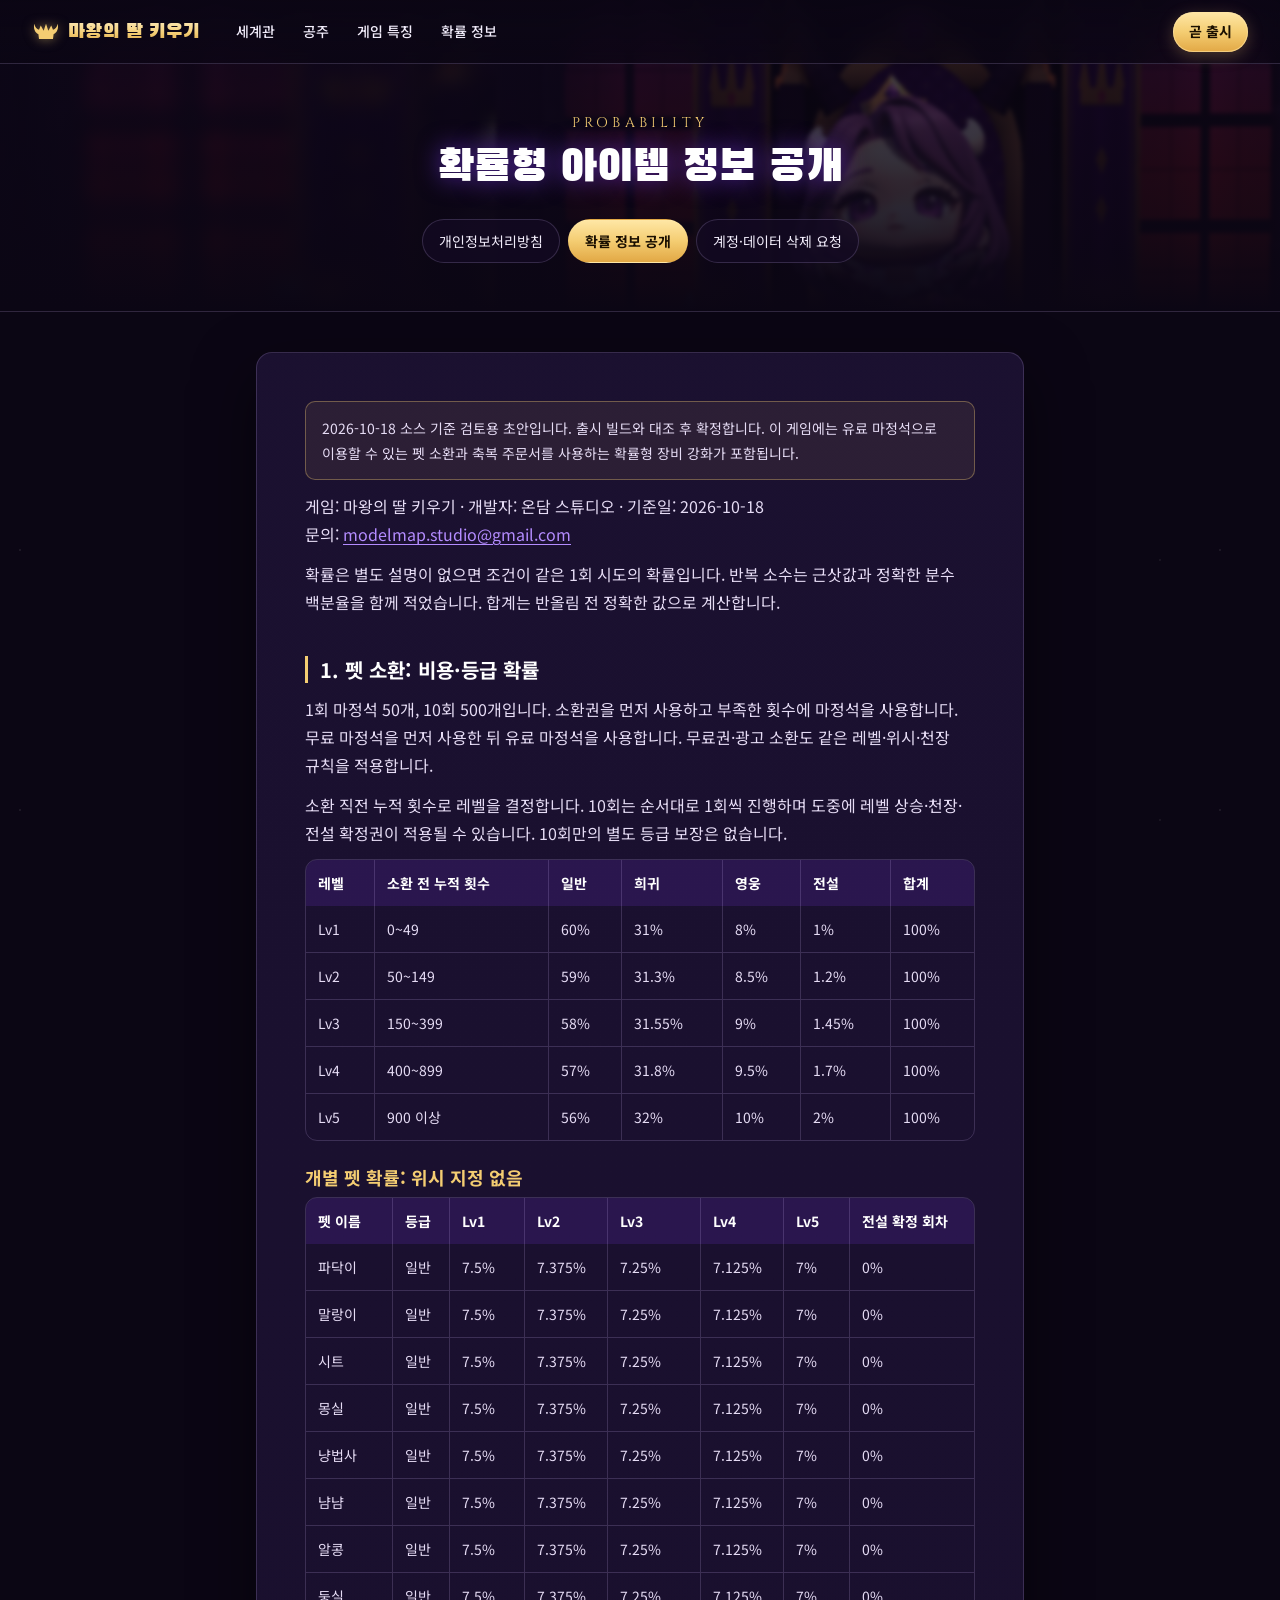
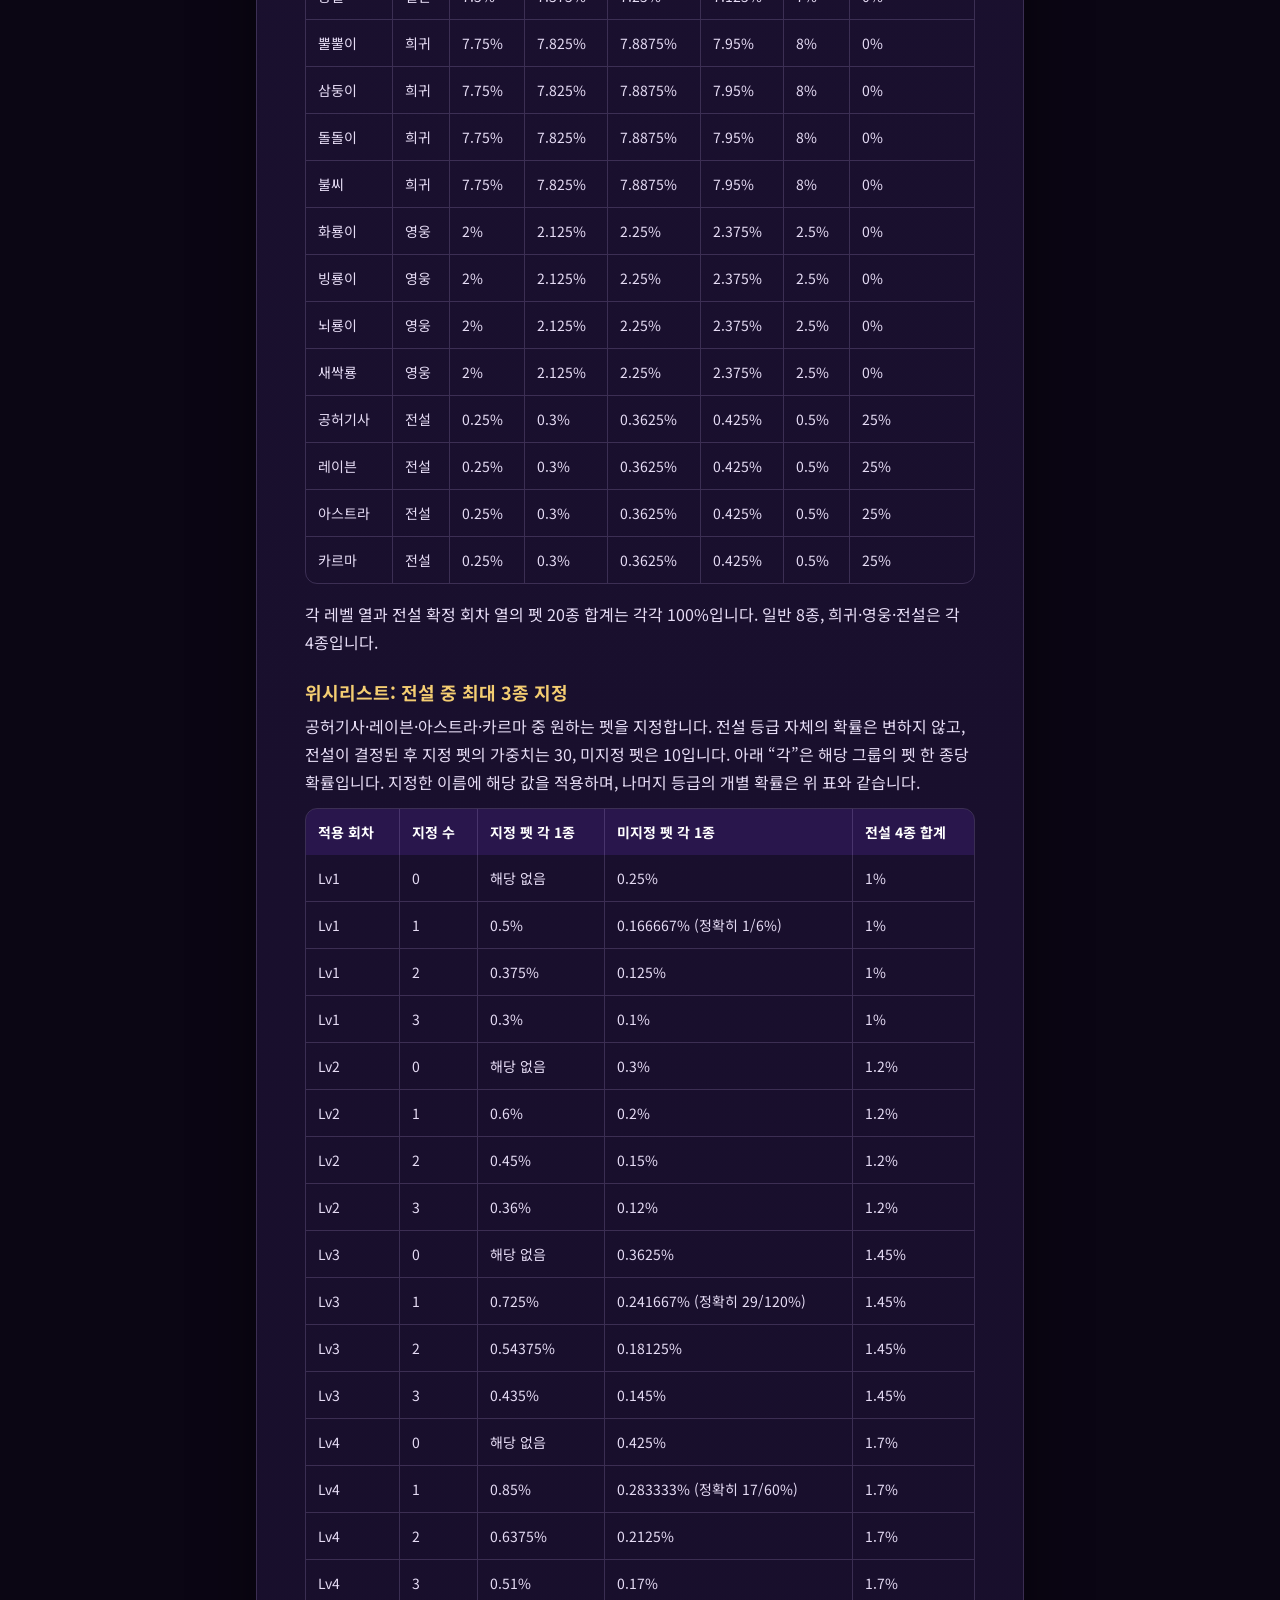
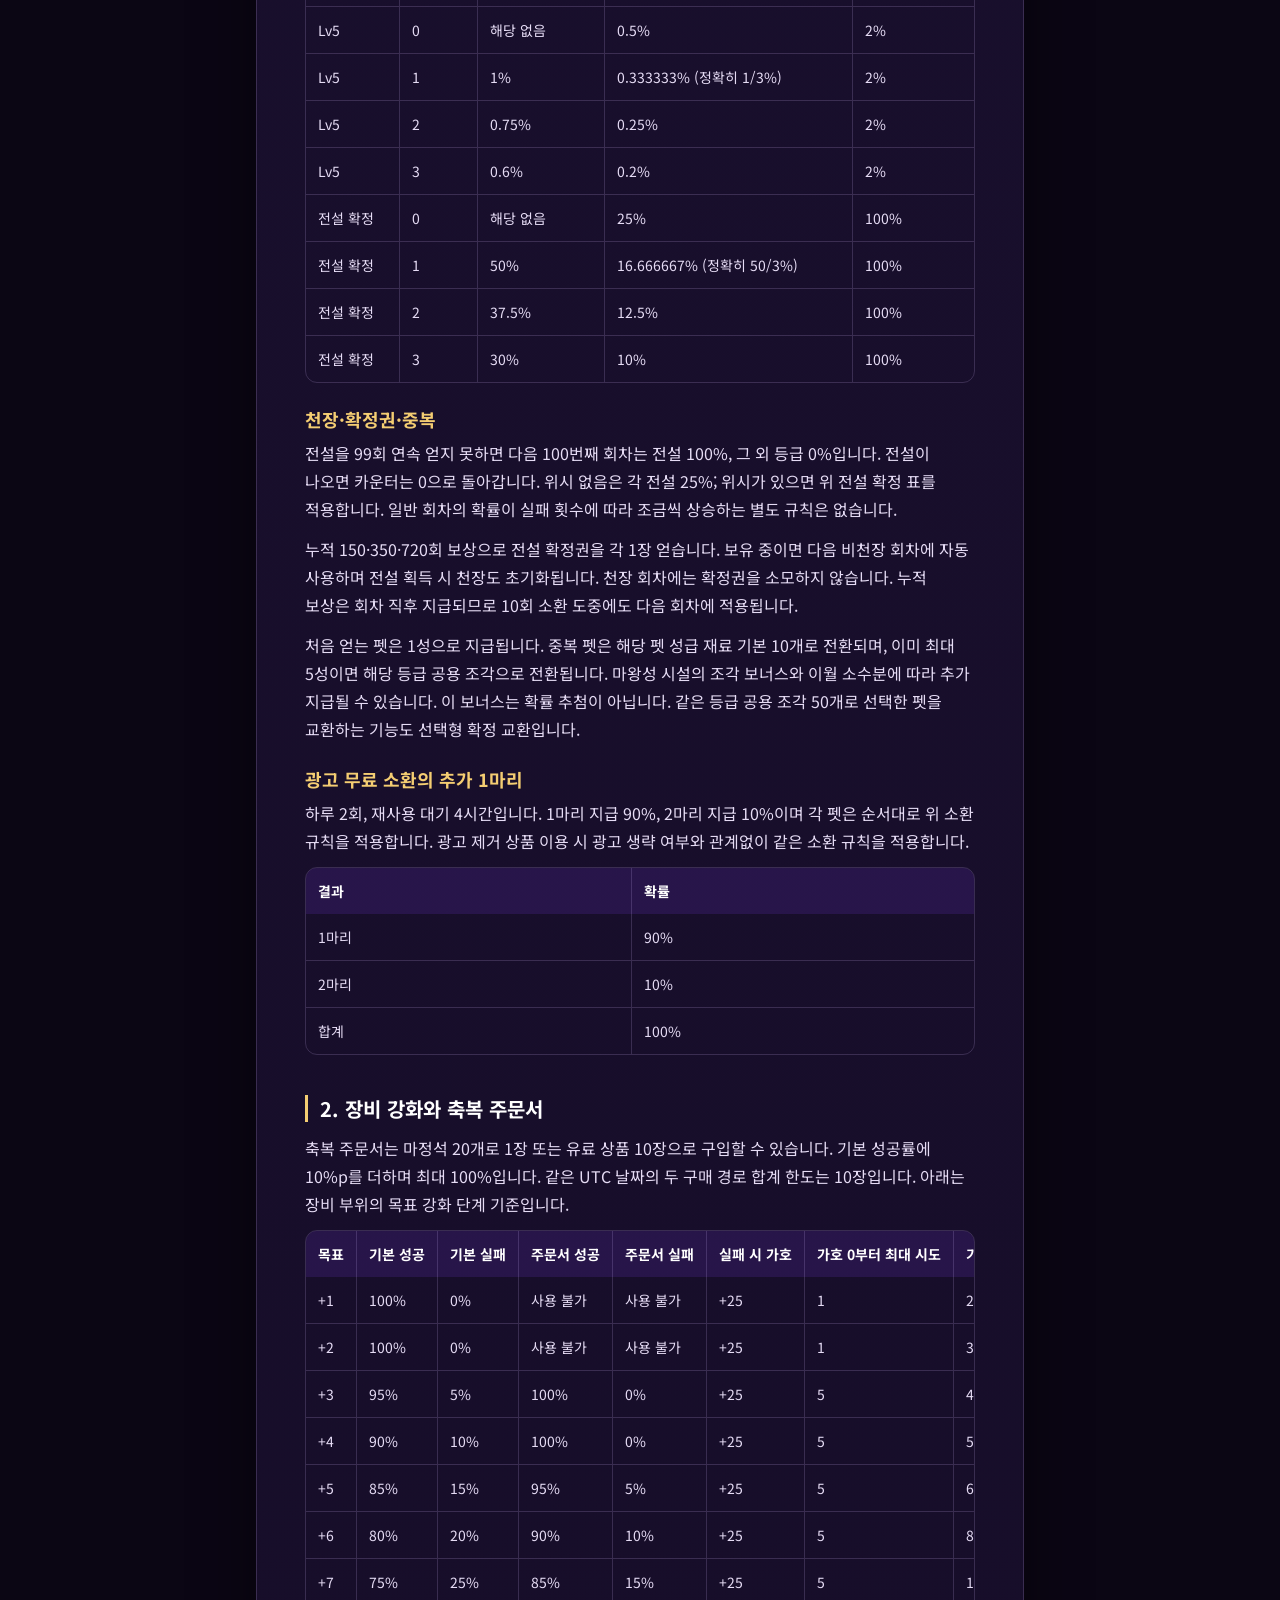
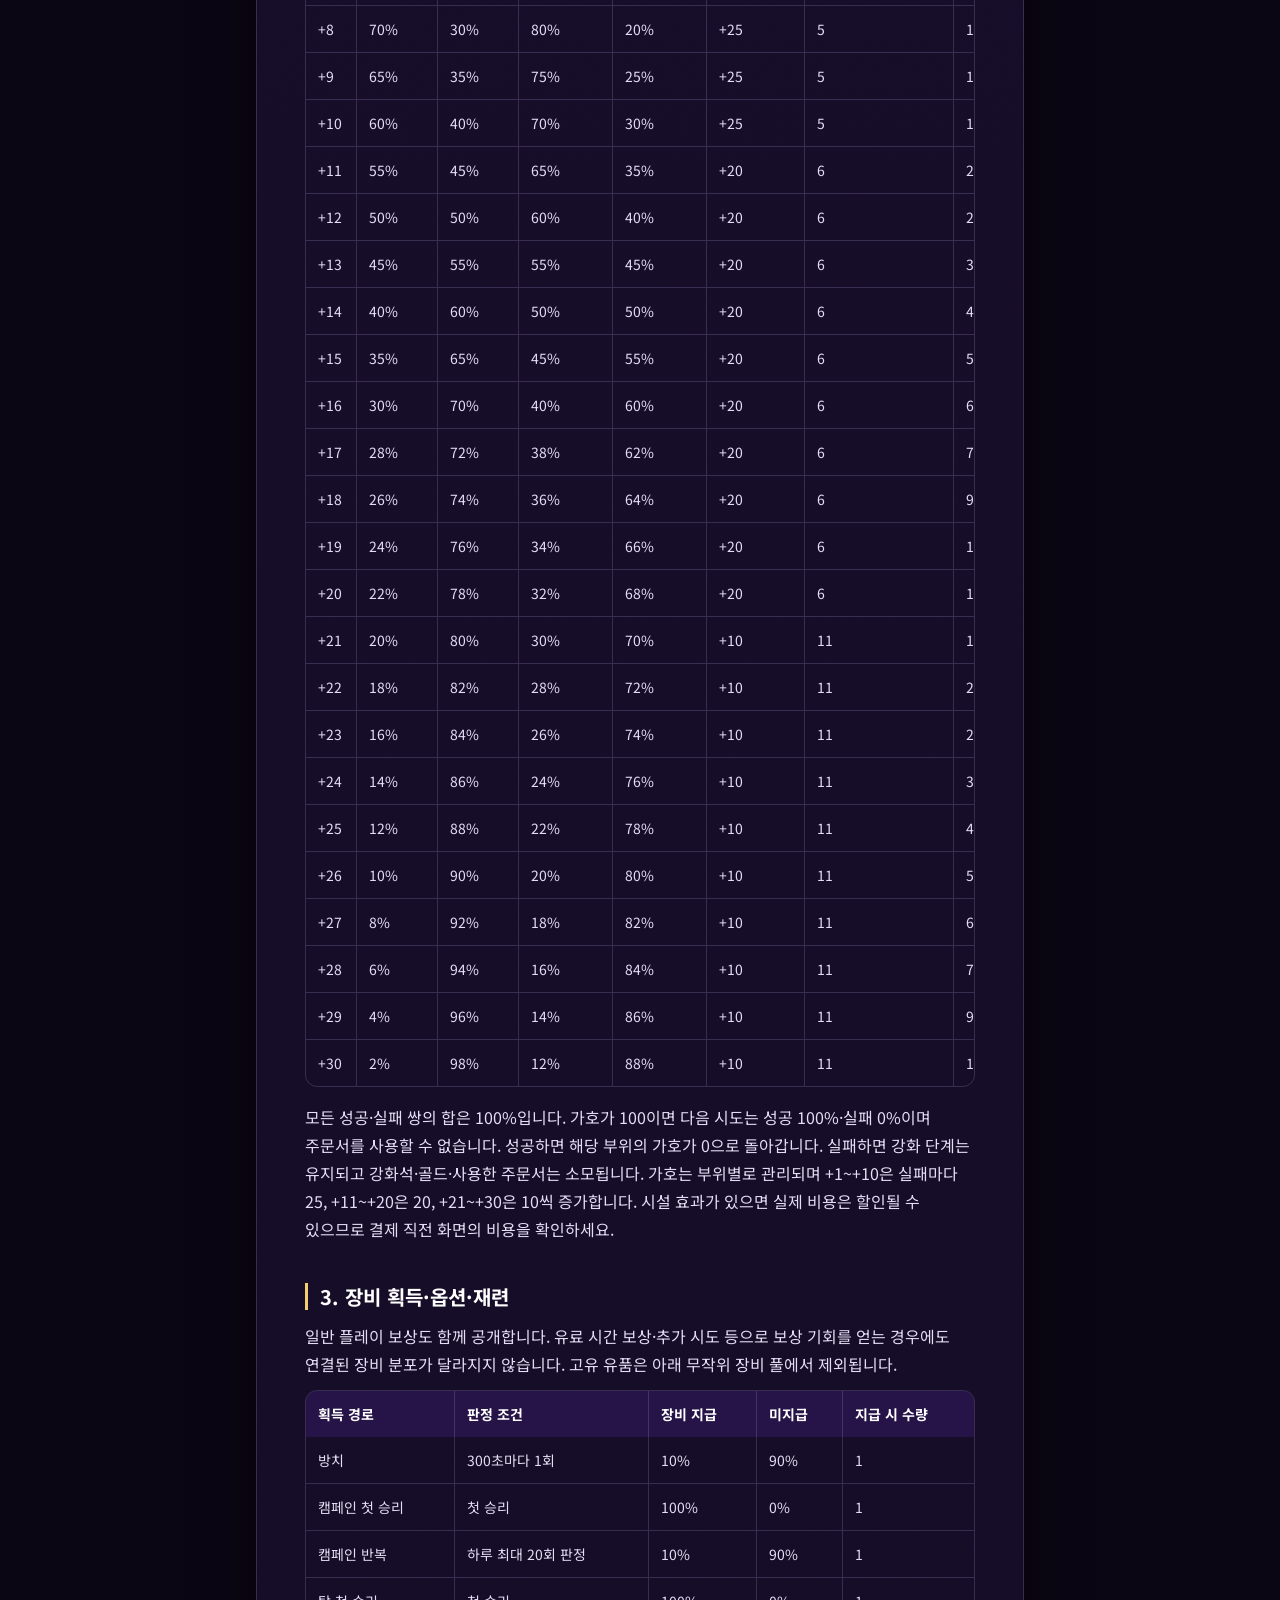
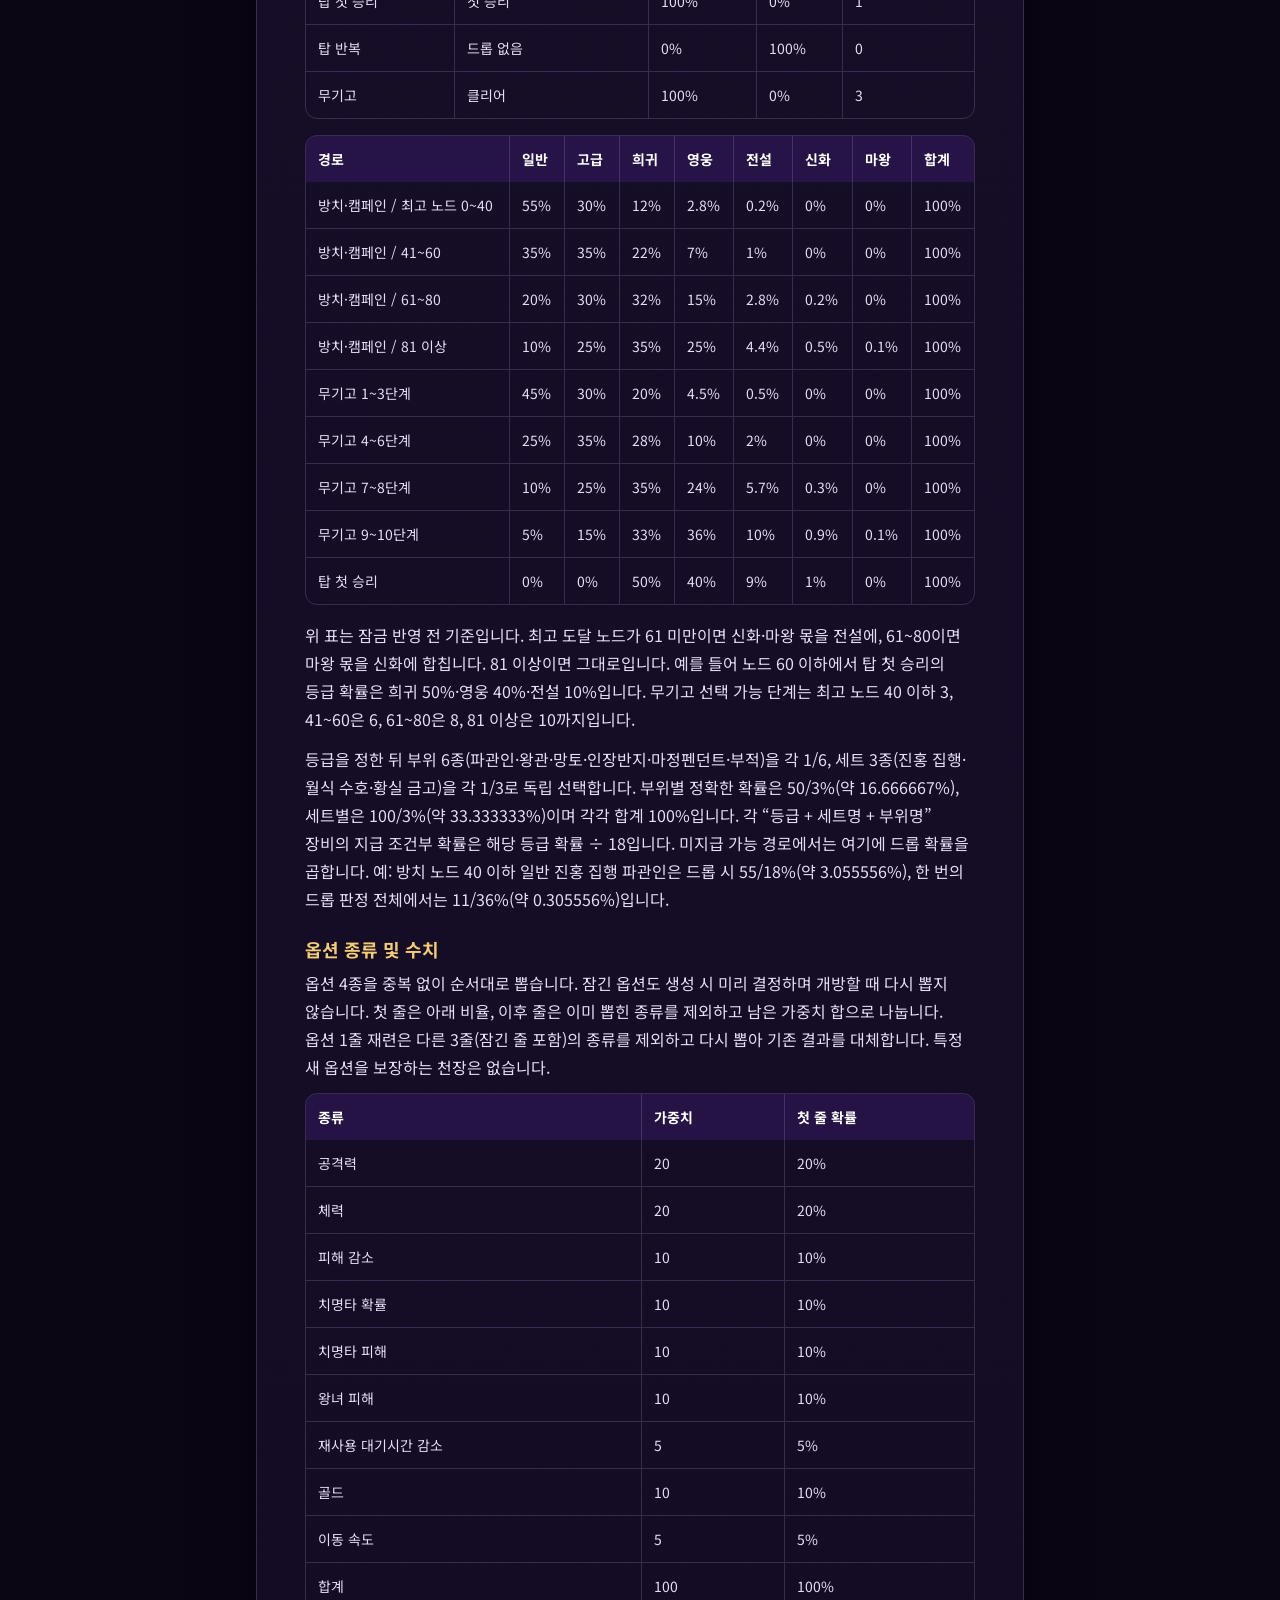
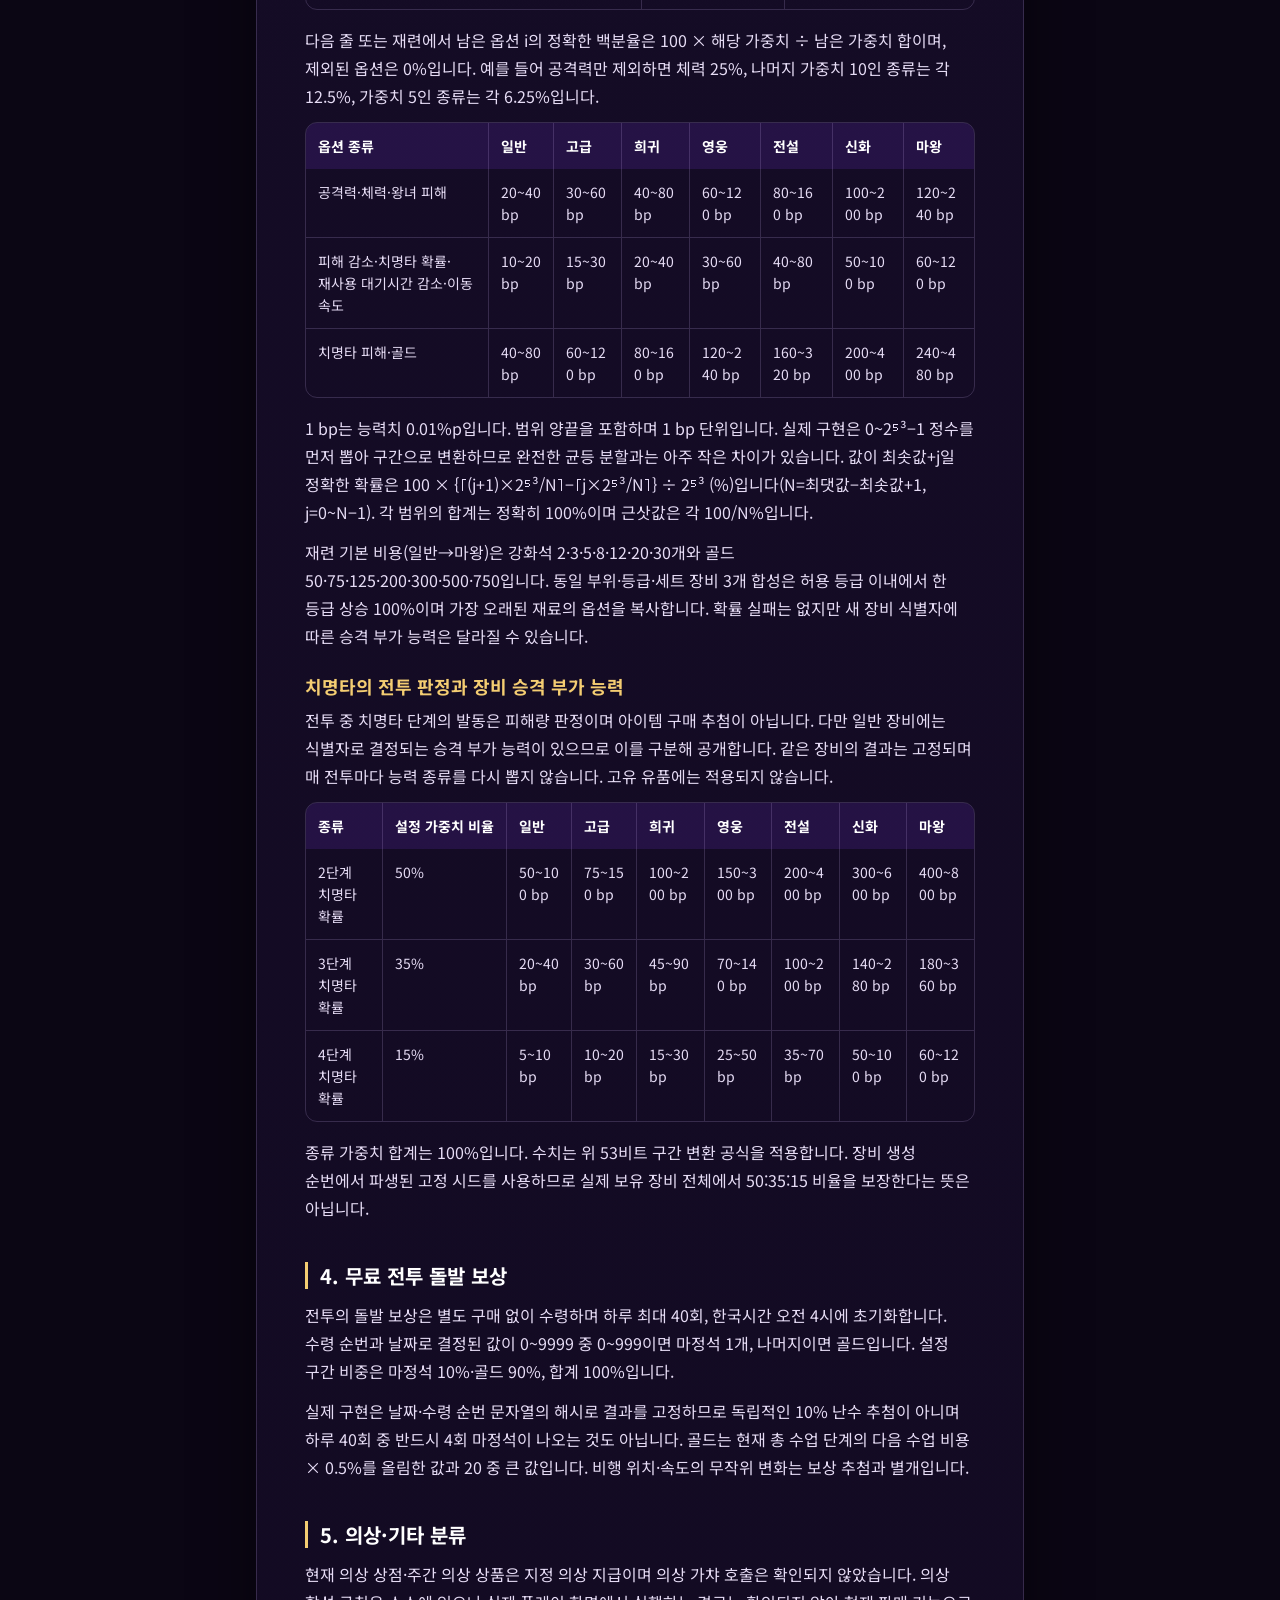
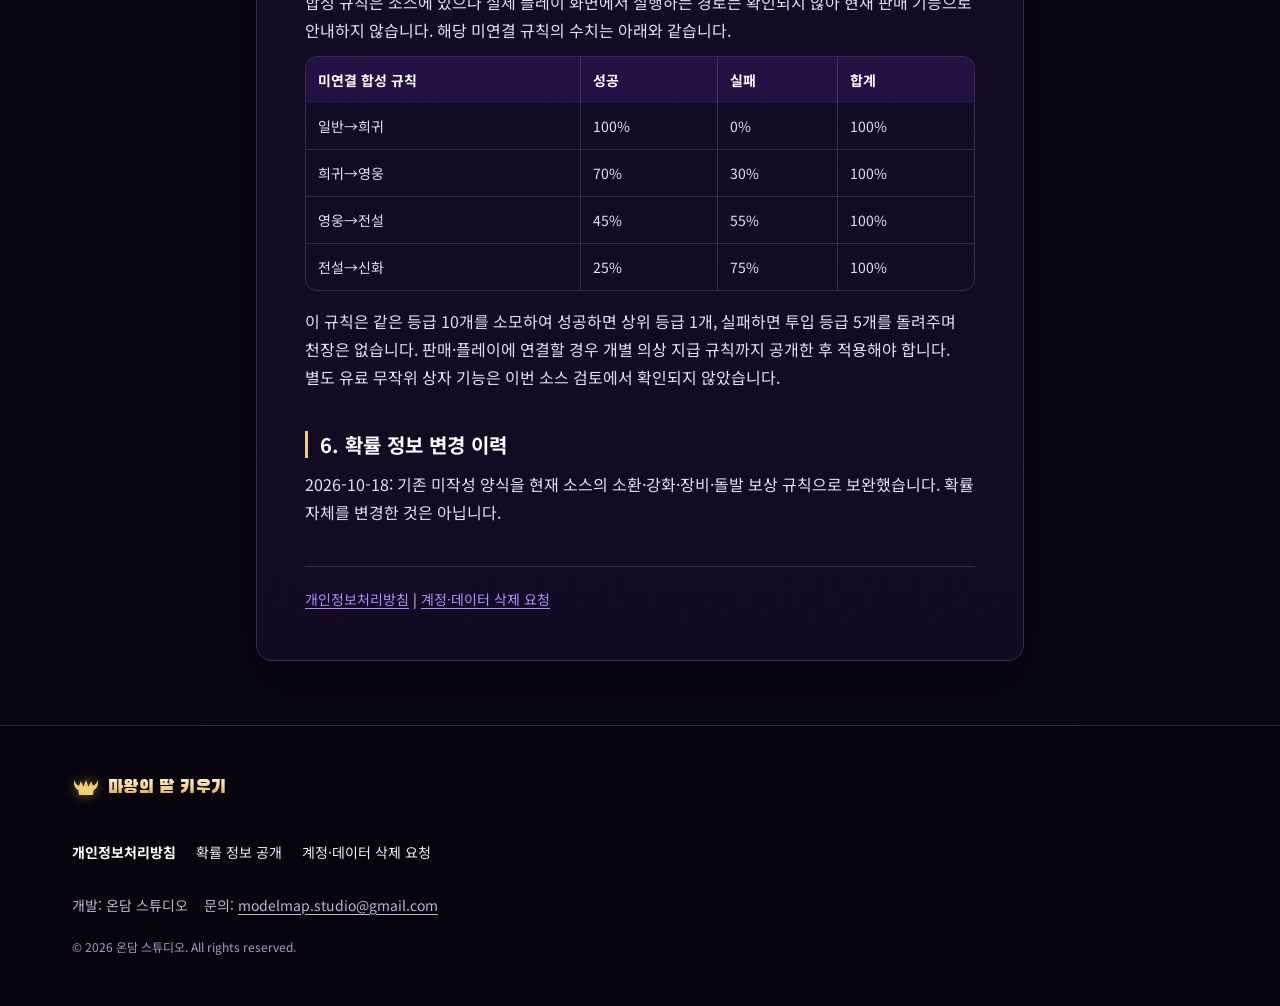
<file: probability.html>
<!doctype html>
<html lang="ko">
<head>
<meta charset="utf-8">
<meta name="viewport" content="width=device-width,initial-scale=1">
<meta name="color-scheme" content="dark">
<meta name="theme-color" content="#0b0614">
<title>확률 정보 공개 - 마왕의 딸 키우기</title>
<link rel="preconnect" href="https://fonts.googleapis.com">
<link rel="preconnect" href="https://fonts.gstatic.com" crossorigin>
<link rel="stylesheet" href="https://fonts.googleapis.com/css2?family=Black+Han+Sans&amp;family=Cinzel:wght@600&amp;family=Noto+Sans+KR:wght@400;500;700&amp;display=swap">
<link rel="stylesheet" href="style.css">
</head>
<body>
<a class="skip-link" href="#doc">본문 바로가기</a>
<div class="stardust" aria-hidden="true"></div>

<header class="top-nav">
  <div class="top-nav__inner">
    <a class="brand" href="index.html" aria-label="마왕의 딸 키우기 홈">
      <svg viewBox="0 0 48 32" fill="currentColor" aria-hidden="true"><path d="M4 2c1 6 4 9 8 10l3-7 5 9 4-12 4 12 5-9 3 7c4-1 7-4 8-10 2 8-1 15-7 18l-1 8H12l-1-8C5 17 2 10 4 2z"/></svg>
      <span>마왕의 딸 키우기</span>
    </a>
    <nav aria-label="주 메뉴">
      <ul class="top-nav__menu">
        <li><a href="index.html#story">세계관</a></li>
        <li><a href="index.html#princess">공주</a></li>
        <li><a href="index.html#features">게임 특징</a></li>
        <li><a href="probability.html">확률 정보</a></li>
      </ul>
    </nav>
    <details class="nav-toggle">
      <summary aria-label="메뉴 열기"><svg viewBox="0 0 24 24" fill="none" stroke="currentColor" stroke-width="2" stroke-linecap="round" aria-hidden="true"><path d="M4 7h16M4 12h16M4 17h16"/></svg></summary>
      <ul>
        <li><a href="index.html">홈</a></li>
        <li><a href="index.html#features">게임 특징</a></li>
        <li><a href="probability.html">확률 정보</a></li>
        <li><a href="privacy.html">개인정보처리방침</a></li>
      </ul>
    </details>
    <div class="top-nav__cta"><a class="btn-gold" href="index.html#download">곧 출시</a></div>
  </div>
</header>

<main id="main">
  <section class="sub-kv" aria-labelledby="doc-title">
    <div class="sub-kv__bg"><img src="img/keyvisual.jpg" width="1920" height="1080" alt=""></div>
    <div class="wrap">
      <span class="sub-kv__en">Probability</span>
      <h1 id="doc-title" class="screen-title">확률형 아이템 정보 공개</h1>
      <nav aria-label="정책 문서">
      <ul class="sub-tabs">
        <li><a href="privacy.html">개인정보처리방침</a></li>
        <li><a href="probability.html" aria-current="page">확률 정보 공개</a></li>
        <li><a href="delete-account.html">계정·데이터 삭제 요청</a></li>
      </ul>
      </nav>
    </div>
  </section>
  <div class="legal-wrap">
    <article id="doc" class="legal" aria-labelledby="doc-title">
<p class="callout" role="note">2026-10-18 소스 기준 검토용 초안입니다. 출시 빌드와 대조 후 확정합니다. 이 게임에는 유료 마정석으로 이용할 수 있는 펫 소환과 축복 주문서를 사용하는 확률형 장비 강화가 포함됩니다.</p>
<p>게임: 마왕의 딸 키우기 · 개발자: 온담 스튜디오 · 기준일: 2026-10-18<br>문의: <a href="mailto:modelmap.studio@gmail.com">modelmap.studio@gmail.com</a></p>
<p>확률은 별도 설명이 없으면 조건이 같은 1회 시도의 확률입니다. 반복 소수는 근삿값과 정확한 분수 백분율을 함께 적었습니다. 합계는 반올림 전 정확한 값으로 계산합니다.</p>
<h2>1. 펫 소환: 비용·등급 확률</h2>
<p>1회 마정석 50개, 10회 500개입니다. 소환권을 먼저 사용하고 부족한 횟수에 마정석을 사용합니다. 무료 마정석을 먼저 사용한 뒤 유료 마정석을 사용합니다. 무료권·광고 소환도 같은 레벨·위시·천장 규칙을 적용합니다.</p>
<p>소환 직전 누적 횟수로 레벨을 결정합니다. 10회는 순서대로 1회씩 진행하며 도중에 레벨 상승·천장·전설 확정권이 적용될 수 있습니다. 10회만의 별도 등급 보장은 없습니다.</p><div class="table-scroll" tabindex="0" role="region" aria-label="소환 레벨별 등급 확률"><table class="wide">
<thead><tr><th scope="col">레벨</th><th scope="col">소환 전 누적 횟수</th><th scope="col">일반</th><th scope="col">희귀</th><th scope="col">영웅</th><th scope="col">전설</th><th scope="col">합계</th></tr></thead>
<tbody>
<tr data-distribution="pet-level-1" data-probs="60,31,8,1"><td>Lv1</td><td>0~49</td><td>60%</td><td>31%</td><td>8%</td><td>1%</td><td>100%</td></tr>
<tr data-distribution="pet-level-2" data-probs="59,313/10,17/2,6/5"><td>Lv2</td><td>50~149</td><td>59%</td><td>31.3%</td><td>8.5%</td><td>1.2%</td><td>100%</td></tr>
<tr data-distribution="pet-level-3" data-probs="58,631/20,9,29/20"><td>Lv3</td><td>150~399</td><td>58%</td><td>31.55%</td><td>9%</td><td>1.45%</td><td>100%</td></tr>
<tr data-distribution="pet-level-4" data-probs="57,159/5,19/2,17/10"><td>Lv4</td><td>400~899</td><td>57%</td><td>31.8%</td><td>9.5%</td><td>1.7%</td><td>100%</td></tr>
<tr data-distribution="pet-level-5" data-probs="56,32,10,2"><td>Lv5</td><td>900 이상</td><td>56%</td><td>32%</td><td>10%</td><td>2%</td><td>100%</td></tr>
</tbody></table></div>
<h3>개별 펫 확률: 위시 지정 없음</h3><div class="table-scroll" tabindex="0" role="region" aria-label="펫 20종 개별 소환 확률"><table class="wide">
<thead><tr><th scope="col">펫 이름</th><th scope="col">등급</th><th scope="col">Lv1</th><th scope="col">Lv2</th><th scope="col">Lv3</th><th scope="col">Lv4</th><th scope="col">Lv5</th><th scope="col">전설 확정 회차</th></tr></thead>
<tbody>
<tr><td>파닥이</td><td>일반</td><td>7.5%</td><td>7.375%</td><td>7.25%</td><td>7.125%</td><td>7%</td><td>0%</td></tr>
<tr><td>말랑이</td><td>일반</td><td>7.5%</td><td>7.375%</td><td>7.25%</td><td>7.125%</td><td>7%</td><td>0%</td></tr>
<tr><td>시트</td><td>일반</td><td>7.5%</td><td>7.375%</td><td>7.25%</td><td>7.125%</td><td>7%</td><td>0%</td></tr>
<tr><td>몽실</td><td>일반</td><td>7.5%</td><td>7.375%</td><td>7.25%</td><td>7.125%</td><td>7%</td><td>0%</td></tr>
<tr><td>냥법사</td><td>일반</td><td>7.5%</td><td>7.375%</td><td>7.25%</td><td>7.125%</td><td>7%</td><td>0%</td></tr>
<tr><td>냠냠</td><td>일반</td><td>7.5%</td><td>7.375%</td><td>7.25%</td><td>7.125%</td><td>7%</td><td>0%</td></tr>
<tr><td>알콩</td><td>일반</td><td>7.5%</td><td>7.375%</td><td>7.25%</td><td>7.125%</td><td>7%</td><td>0%</td></tr>
<tr><td>둥실</td><td>일반</td><td>7.5%</td><td>7.375%</td><td>7.25%</td><td>7.125%</td><td>7%</td><td>0%</td></tr>
<tr><td>뿔뿔이</td><td>희귀</td><td>7.75%</td><td>7.825%</td><td>7.8875%</td><td>7.95%</td><td>8%</td><td>0%</td></tr>
<tr><td>삼둥이</td><td>희귀</td><td>7.75%</td><td>7.825%</td><td>7.8875%</td><td>7.95%</td><td>8%</td><td>0%</td></tr>
<tr><td>돌돌이</td><td>희귀</td><td>7.75%</td><td>7.825%</td><td>7.8875%</td><td>7.95%</td><td>8%</td><td>0%</td></tr>
<tr><td>불씨</td><td>희귀</td><td>7.75%</td><td>7.825%</td><td>7.8875%</td><td>7.95%</td><td>8%</td><td>0%</td></tr>
<tr><td>화룡이</td><td>영웅</td><td>2%</td><td>2.125%</td><td>2.25%</td><td>2.375%</td><td>2.5%</td><td>0%</td></tr>
<tr><td>빙룡이</td><td>영웅</td><td>2%</td><td>2.125%</td><td>2.25%</td><td>2.375%</td><td>2.5%</td><td>0%</td></tr>
<tr><td>뇌룡이</td><td>영웅</td><td>2%</td><td>2.125%</td><td>2.25%</td><td>2.375%</td><td>2.5%</td><td>0%</td></tr>
<tr><td>새싹룡</td><td>영웅</td><td>2%</td><td>2.125%</td><td>2.25%</td><td>2.375%</td><td>2.5%</td><td>0%</td></tr>
<tr><td>공허기사</td><td>전설</td><td>0.25%</td><td>0.3%</td><td>0.3625%</td><td>0.425%</td><td>0.5%</td><td>25%</td></tr>
<tr><td>레이븐</td><td>전설</td><td>0.25%</td><td>0.3%</td><td>0.3625%</td><td>0.425%</td><td>0.5%</td><td>25%</td></tr>
<tr><td>아스트라</td><td>전설</td><td>0.25%</td><td>0.3%</td><td>0.3625%</td><td>0.425%</td><td>0.5%</td><td>25%</td></tr>
<tr><td>카르마</td><td>전설</td><td>0.25%</td><td>0.3%</td><td>0.3625%</td><td>0.425%</td><td>0.5%</td><td>25%</td></tr>
</tbody></table></div>
<p>각 레벨 열과 전설 확정 회차 열의 펫 20종 합계는 각각 100%입니다. 일반 8종, 희귀·영웅·전설은 각 4종입니다.</p>
<h3>위시리스트: 전설 중 최대 3종 지정</h3>
<p>공허기사·레이븐·아스트라·카르마 중 원하는 펫을 지정합니다. 전설 등급 자체의 확률은 변하지 않고, 전설이 결정된 후 지정 펫의 가중치는 30, 미지정 펫은 10입니다. 아래 “각”은 해당 그룹의 펫 한 종당 확률입니다. 지정한 이름에 해당 값을 적용하며, 나머지 등급의 개별 확률은 위 표와 같습니다.</p><div class="table-scroll" tabindex="0" role="region" aria-label="위시 지정에 따른 전설 개별 확률"><table class="wide">
<thead><tr><th scope="col">적용 회차</th><th scope="col">지정 수</th><th scope="col">지정 펫 각 1종</th><th scope="col">미지정 펫 각 1종</th><th scope="col">전설 4종 합계</th></tr></thead>
<tbody>
<tr><td>Lv1</td><td>0</td><td>해당 없음</td><td>0.25%</td><td>1%</td></tr>
<tr><td>Lv1</td><td>1</td><td>0.5%</td><td>0.166667% (정확히 1/6%)</td><td>1%</td></tr>
<tr><td>Lv1</td><td>2</td><td>0.375%</td><td>0.125%</td><td>1%</td></tr>
<tr><td>Lv1</td><td>3</td><td>0.3%</td><td>0.1%</td><td>1%</td></tr>
<tr><td>Lv2</td><td>0</td><td>해당 없음</td><td>0.3%</td><td>1.2%</td></tr>
<tr><td>Lv2</td><td>1</td><td>0.6%</td><td>0.2%</td><td>1.2%</td></tr>
<tr><td>Lv2</td><td>2</td><td>0.45%</td><td>0.15%</td><td>1.2%</td></tr>
<tr><td>Lv2</td><td>3</td><td>0.36%</td><td>0.12%</td><td>1.2%</td></tr>
<tr><td>Lv3</td><td>0</td><td>해당 없음</td><td>0.3625%</td><td>1.45%</td></tr>
<tr><td>Lv3</td><td>1</td><td>0.725%</td><td>0.241667% (정확히 29/120%)</td><td>1.45%</td></tr>
<tr><td>Lv3</td><td>2</td><td>0.54375%</td><td>0.18125%</td><td>1.45%</td></tr>
<tr><td>Lv3</td><td>3</td><td>0.435%</td><td>0.145%</td><td>1.45%</td></tr>
<tr><td>Lv4</td><td>0</td><td>해당 없음</td><td>0.425%</td><td>1.7%</td></tr>
<tr><td>Lv4</td><td>1</td><td>0.85%</td><td>0.283333% (정확히 17/60%)</td><td>1.7%</td></tr>
<tr><td>Lv4</td><td>2</td><td>0.6375%</td><td>0.2125%</td><td>1.7%</td></tr>
<tr><td>Lv4</td><td>3</td><td>0.51%</td><td>0.17%</td><td>1.7%</td></tr>
<tr><td>Lv5</td><td>0</td><td>해당 없음</td><td>0.5%</td><td>2%</td></tr>
<tr><td>Lv5</td><td>1</td><td>1%</td><td>0.333333% (정확히 1/3%)</td><td>2%</td></tr>
<tr><td>Lv5</td><td>2</td><td>0.75%</td><td>0.25%</td><td>2%</td></tr>
<tr><td>Lv5</td><td>3</td><td>0.6%</td><td>0.2%</td><td>2%</td></tr>
<tr><td>전설 확정</td><td>0</td><td>해당 없음</td><td>25%</td><td>100%</td></tr>
<tr><td>전설 확정</td><td>1</td><td>50%</td><td>16.666667% (정확히 50/3%)</td><td>100%</td></tr>
<tr><td>전설 확정</td><td>2</td><td>37.5%</td><td>12.5%</td><td>100%</td></tr>
<tr><td>전설 확정</td><td>3</td><td>30%</td><td>10%</td><td>100%</td></tr>
</tbody></table></div>
<h3>천장·확정권·중복</h3>
<p>전설을 99회 연속 얻지 못하면 다음 100번째 회차는 전설 100%, 그 외 등급 0%입니다. 전설이 나오면 카운터는 0으로 돌아갑니다. 위시 없음은 각 전설 25%; 위시가 있으면 위 전설 확정 표를 적용합니다. 일반 회차의 확률이 실패 횟수에 따라 조금씩 상승하는 별도 규칙은 없습니다.</p>
<p>누적 150·350·720회 보상으로 전설 확정권을 각 1장 얻습니다. 보유 중이면 다음 비천장 회차에 자동 사용하며 전설 획득 시 천장도 초기화됩니다. 천장 회차에는 확정권을 소모하지 않습니다. 누적 보상은 회차 직후 지급되므로 10회 소환 도중에도 다음 회차에 적용됩니다.</p>
<p>처음 얻는 펫은 1성으로 지급됩니다. 중복 펫은 해당 펫 성급 재료 기본 10개로 전환되며, 이미 최대 5성이면 해당 등급 공용 조각으로 전환됩니다. 마왕성 시설의 조각 보너스와 이월 소수분에 따라 추가 지급될 수 있습니다. 이 보너스는 확률 추첨이 아닙니다. 같은 등급 공용 조각 50개로 선택한 펫을 교환하는 기능도 선택형 확정 교환입니다.</p>
<h3>광고 무료 소환의 추가 1마리</h3>
<p>하루 2회, 재사용 대기 4시간입니다. 1마리 지급 90%, 2마리 지급 10%이며 각 펫은 순서대로 위 소환 규칙을 적용합니다. 광고 제거 상품 이용 시 광고 생략 여부와 관계없이 같은 소환 규칙을 적용합니다.</p><div class="table-scroll" tabindex="0" role="region" aria-label="광고 소환 수량"><table class="wide">
<thead><tr><th scope="col">결과</th><th scope="col">확률</th></tr></thead>
<tbody>
<tr data-distribution="ad-pet-count" data-probs="90,10"><td>1마리</td><td>90%</td></tr>
<tr><td>2마리</td><td>10%</td></tr>
<tr><td>합계</td><td>100%</td></tr>
</tbody></table></div>
<h2>2. 장비 강화와 축복 주문서</h2>
<p>축복 주문서는 마정석 20개로 1장 또는 유료 상품 10장으로 구입할 수 있습니다. 기본 성공률에 10%p를 더하며 최대 100%입니다. 같은 UTC 날짜의 두 구매 경로 합계 한도는 10장입니다. 아래는 장비 부위의 목표 강화 단계 기준입니다.</p><div class="table-scroll" tabindex="0" role="region" aria-label="강화 단계별 성공 실패 확률"><table class="wide">
<thead><tr><th scope="col">목표</th><th scope="col">기본 성공</th><th scope="col">기본 실패</th><th scope="col">주문서 성공</th><th scope="col">주문서 실패</th><th scope="col">실패 시 가호</th><th scope="col">가호 0부터 최대 시도</th><th scope="col">기본 강화석 / 골드</th></tr></thead>
<tbody>
<tr><td>+1</td><td>100%</td><td>0%</td><td>사용 불가</td><td>사용 불가</td><td>+25</td><td>1</td><td>2 / 20</td></tr>
<tr><td>+2</td><td>100%</td><td>0%</td><td>사용 불가</td><td>사용 불가</td><td>+25</td><td>1</td><td>3 / 30</td></tr>
<tr><td>+3</td><td>95%</td><td>5%</td><td>100%</td><td>0%</td><td>+25</td><td>5</td><td>4 / 40</td></tr>
<tr><td>+4</td><td>90%</td><td>10%</td><td>100%</td><td>0%</td><td>+25</td><td>5</td><td>5 / 50</td></tr>
<tr><td>+5</td><td>85%</td><td>15%</td><td>95%</td><td>5%</td><td>+25</td><td>5</td><td>6 / 60</td></tr>
<tr><td>+6</td><td>80%</td><td>20%</td><td>90%</td><td>10%</td><td>+25</td><td>5</td><td>8 / 80</td></tr>
<tr><td>+7</td><td>75%</td><td>25%</td><td>85%</td><td>15%</td><td>+25</td><td>5</td><td>10 / 100</td></tr>
<tr><td>+8</td><td>70%</td><td>30%</td><td>80%</td><td>20%</td><td>+25</td><td>5</td><td>12 / 120</td></tr>
<tr><td>+9</td><td>65%</td><td>35%</td><td>75%</td><td>25%</td><td>+25</td><td>5</td><td>15 / 150</td></tr>
<tr><td>+10</td><td>60%</td><td>40%</td><td>70%</td><td>30%</td><td>+25</td><td>5</td><td>18 / 180</td></tr>
<tr><td>+11</td><td>55%</td><td>45%</td><td>65%</td><td>35%</td><td>+20</td><td>6</td><td>22 / 220</td></tr>
<tr><td>+12</td><td>50%</td><td>50%</td><td>60%</td><td>40%</td><td>+20</td><td>6</td><td>26 / 260</td></tr>
<tr><td>+13</td><td>45%</td><td>55%</td><td>55%</td><td>45%</td><td>+20</td><td>6</td><td>32 / 320</td></tr>
<tr><td>+14</td><td>40%</td><td>60%</td><td>50%</td><td>50%</td><td>+20</td><td>6</td><td>40 / 400</td></tr>
<tr><td>+15</td><td>35%</td><td>65%</td><td>45%</td><td>55%</td><td>+20</td><td>6</td><td>50 / 500</td></tr>
<tr><td>+16</td><td>30%</td><td>70%</td><td>40%</td><td>60%</td><td>+20</td><td>6</td><td>62 / 620</td></tr>
<tr><td>+17</td><td>28%</td><td>72%</td><td>38%</td><td>62%</td><td>+20</td><td>6</td><td>76 / 760</td></tr>
<tr><td>+18</td><td>26%</td><td>74%</td><td>36%</td><td>64%</td><td>+20</td><td>6</td><td>94 / 940</td></tr>
<tr><td>+19</td><td>24%</td><td>76%</td><td>34%</td><td>66%</td><td>+20</td><td>6</td><td>116 / 1160</td></tr>
<tr><td>+20</td><td>22%</td><td>78%</td><td>32%</td><td>68%</td><td>+20</td><td>6</td><td>144 / 1440</td></tr>
<tr><td>+21</td><td>20%</td><td>80%</td><td>30%</td><td>70%</td><td>+10</td><td>11</td><td>178 / 1780</td></tr>
<tr><td>+22</td><td>18%</td><td>82%</td><td>28%</td><td>72%</td><td>+10</td><td>11</td><td>220 / 2200</td></tr>
<tr><td>+23</td><td>16%</td><td>84%</td><td>26%</td><td>74%</td><td>+10</td><td>11</td><td>272 / 2720</td></tr>
<tr><td>+24</td><td>14%</td><td>86%</td><td>24%</td><td>76%</td><td>+10</td><td>11</td><td>336 / 3360</td></tr>
<tr><td>+25</td><td>12%</td><td>88%</td><td>22%</td><td>78%</td><td>+10</td><td>11</td><td>416 / 4160</td></tr>
<tr><td>+26</td><td>10%</td><td>90%</td><td>20%</td><td>80%</td><td>+10</td><td>11</td><td>514 / 5140</td></tr>
<tr><td>+27</td><td>8%</td><td>92%</td><td>18%</td><td>82%</td><td>+10</td><td>11</td><td>636 / 6360</td></tr>
<tr><td>+28</td><td>6%</td><td>94%</td><td>16%</td><td>84%</td><td>+10</td><td>11</td><td>786 / 7860</td></tr>
<tr><td>+29</td><td>4%</td><td>96%</td><td>14%</td><td>86%</td><td>+10</td><td>11</td><td>972 / 9720</td></tr>
<tr><td>+30</td><td>2%</td><td>98%</td><td>12%</td><td>88%</td><td>+10</td><td>11</td><td>1200 / 12000</td></tr>
</tbody></table></div>
<p>모든 성공·실패 쌍의 합은 100%입니다. 가호가 100이면 다음 시도는 성공 100%·실패 0%이며 주문서를 사용할 수 없습니다. 성공하면 해당 부위의 가호가 0으로 돌아갑니다. 실패하면 강화 단계는 유지되고 강화석·골드·사용한 주문서는 소모됩니다. 가호는 부위별로 관리되며 +1~+10은 실패마다 25, +11~+20은 20, +21~+30은 10씩 증가합니다. 시설 효과가 있으면 실제 비용은 할인될 수 있으므로 결제 직전 화면의 비용을 확인하세요.</p>
<h2>3. 장비 획득·옵션·재련</h2>
<p>일반 플레이 보상도 함께 공개합니다. 유료 시간 보상·추가 시도 등으로 보상 기회를 얻는 경우에도 연결된 장비 분포가 달라지지 않습니다. 고유 유품은 아래 무작위 장비 풀에서 제외됩니다.</p><div class="table-scroll" tabindex="0" role="region" aria-label="장비 드롭 확률"><table class="wide">
<thead><tr><th scope="col">획득 경로</th><th scope="col">판정 조건</th><th scope="col">장비 지급</th><th scope="col">미지급</th><th scope="col">지급 시 수량</th></tr></thead>
<tbody>
<tr data-distribution="drop-방치" data-probs="10,90"><td>방치</td><td>300초마다 1회</td><td>10%</td><td>90%</td><td>1</td></tr>
<tr data-distribution="drop-캠페인 첫 승리" data-probs="100,0"><td>캠페인 첫 승리</td><td>첫 승리</td><td>100%</td><td>0%</td><td>1</td></tr>
<tr data-distribution="drop-캠페인 반복" data-probs="10,90"><td>캠페인 반복</td><td>하루 최대 20회 판정</td><td>10%</td><td>90%</td><td>1</td></tr>
<tr data-distribution="drop-탑 첫 승리" data-probs="100,0"><td>탑 첫 승리</td><td>첫 승리</td><td>100%</td><td>0%</td><td>1</td></tr>
<tr data-distribution="drop-탑 반복" data-probs="0,100"><td>탑 반복</td><td>드롭 없음</td><td>0%</td><td>100%</td><td>0</td></tr>
<tr data-distribution="drop-무기고" data-probs="100,0"><td>무기고</td><td>클리어</td><td>100%</td><td>0%</td><td>3</td></tr>
</tbody></table></div>
<div class="table-scroll" tabindex="0" role="region" aria-label="장비 기본 등급 분포"><table class="wide">
<thead><tr><th scope="col">경로</th><th scope="col">일반</th><th scope="col">고급</th><th scope="col">희귀</th><th scope="col">영웅</th><th scope="col">전설</th><th scope="col">신화</th><th scope="col">마왕</th><th scope="col">합계</th></tr></thead>
<tbody>
<tr data-distribution="equipment-base-0" data-probs="55,30,12,14/5,1/5,0,0"><td>방치·캠페인 / 최고 노드 0~40</td><td>55%</td><td>30%</td><td>12%</td><td>2.8%</td><td>0.2%</td><td>0%</td><td>0%</td><td>100%</td></tr>
<tr data-distribution="equipment-base-1" data-probs="35,35,22,7,1,0,0"><td>방치·캠페인 / 41~60</td><td>35%</td><td>35%</td><td>22%</td><td>7%</td><td>1%</td><td>0%</td><td>0%</td><td>100%</td></tr>
<tr data-distribution="equipment-base-2" data-probs="20,30,32,15,14/5,1/5,0"><td>방치·캠페인 / 61~80</td><td>20%</td><td>30%</td><td>32%</td><td>15%</td><td>2.8%</td><td>0.2%</td><td>0%</td><td>100%</td></tr>
<tr data-distribution="equipment-base-3" data-probs="10,25,35,25,22/5,1/2,1/10"><td>방치·캠페인 / 81 이상</td><td>10%</td><td>25%</td><td>35%</td><td>25%</td><td>4.4%</td><td>0.5%</td><td>0.1%</td><td>100%</td></tr>
<tr data-distribution="equipment-base-4" data-probs="45,30,20,9/2,1/2,0,0"><td>무기고 1~3단계</td><td>45%</td><td>30%</td><td>20%</td><td>4.5%</td><td>0.5%</td><td>0%</td><td>0%</td><td>100%</td></tr>
<tr data-distribution="equipment-base-5" data-probs="25,35,28,10,2,0,0"><td>무기고 4~6단계</td><td>25%</td><td>35%</td><td>28%</td><td>10%</td><td>2%</td><td>0%</td><td>0%</td><td>100%</td></tr>
<tr data-distribution="equipment-base-6" data-probs="10,25,35,24,57/10,3/10,0"><td>무기고 7~8단계</td><td>10%</td><td>25%</td><td>35%</td><td>24%</td><td>5.7%</td><td>0.3%</td><td>0%</td><td>100%</td></tr>
<tr data-distribution="equipment-base-7" data-probs="5,15,33,36,10,9/10,1/10"><td>무기고 9~10단계</td><td>5%</td><td>15%</td><td>33%</td><td>36%</td><td>10%</td><td>0.9%</td><td>0.1%</td><td>100%</td></tr>
<tr data-distribution="equipment-base-8" data-probs="0,0,50,40,9,1,0"><td>탑 첫 승리</td><td>0%</td><td>0%</td><td>50%</td><td>40%</td><td>9%</td><td>1%</td><td>0%</td><td>100%</td></tr>
</tbody></table></div>
<p>위 표는 잠금 반영 전 기준입니다. 최고 도달 노드가 61 미만이면 신화·마왕 몫을 전설에, 61~80이면 마왕 몫을 신화에 합칩니다. 81 이상이면 그대로입니다. 예를 들어 노드 60 이하에서 탑 첫 승리의 등급 확률은 희귀 50%·영웅 40%·전설 10%입니다. 무기고 선택 가능 단계는 최고 노드 40 이하 3, 41~60은 6, 61~80은 8, 81 이상은 10까지입니다.</p><p>등급을 정한 뒤 부위 6종(파관인·왕관·망토·인장반지·마정펜던트·부적)을 각 1/6, 세트 3종(진홍 집행·월식 수호·황실 금고)을 각 1/3로 독립 선택합니다. 부위별 정확한 확률은 50/3%(약 16.666667%), 세트별은 100/3%(약 33.333333%)이며 각각 합계 100%입니다. 각 “등급 + 세트명 + 부위명” 장비의 지급 조건부 확률은 해당 등급 확률 ÷ 18입니다. 미지급 가능 경로에서는 여기에 드롭 확률을 곱합니다. 예: 방치 노드 40 이하 일반 진홍 집행 파관인은 드롭 시 55/18%(약 3.055556%), 한 번의 드롭 판정 전체에서는 11/36%(약 0.305556%)입니다.</p>
<h3>옵션 종류 및 수치</h3>
<p>옵션 4종을 중복 없이 순서대로 뽑습니다. 잠긴 옵션도 생성 시 미리 결정하며 개방할 때 다시 뽑지 않습니다. 첫 줄은 아래 비율, 이후 줄은 이미 뽑힌 종류를 제외하고 남은 가중치 합으로 나눕니다. 옵션 1줄 재련은 다른 3줄(잠긴 줄 포함)의 종류를 제외하고 다시 뽑아 기존 결과를 대체합니다. 특정 새 옵션을 보장하는 천장은 없습니다.</p><div class="table-scroll" tabindex="0" role="region" aria-label="장비 옵션 종류"><table class="wide">
<thead><tr><th scope="col">종류</th><th scope="col">가중치</th><th scope="col">첫 줄 확률</th></tr></thead>
<tbody>
<tr><td>공격력</td><td>20</td><td>20%</td></tr>
<tr><td>체력</td><td>20</td><td>20%</td></tr>
<tr><td>피해 감소</td><td>10</td><td>10%</td></tr>
<tr><td>치명타 확률</td><td>10</td><td>10%</td></tr>
<tr><td>치명타 피해</td><td>10</td><td>10%</td></tr>
<tr><td>왕녀 피해</td><td>10</td><td>10%</td></tr>
<tr><td>재사용 대기시간 감소</td><td>5</td><td>5%</td></tr>
<tr><td>골드</td><td>10</td><td>10%</td></tr>
<tr><td>이동 속도</td><td>5</td><td>5%</td></tr>
<tr><td>합계</td><td>100</td><td>100%</td></tr>
</tbody></table></div>
<p>다음 줄 또는 재련에서 남은 옵션 i의 정확한 백분율은 100 × 해당 가중치 ÷ 남은 가중치 합이며, 제외된 옵션은 0%입니다. 예를 들어 공격력만 제외하면 체력 25%, 나머지 가중치 10인 종류는 각 12.5%, 가중치 5인 종류는 각 6.25%입니다.</p><div class="table-scroll" tabindex="0" role="region" aria-label="장비 옵션 값 범위"><table class="wide">
<thead><tr><th scope="col">옵션 종류</th><th scope="col">일반</th><th scope="col">고급</th><th scope="col">희귀</th><th scope="col">영웅</th><th scope="col">전설</th><th scope="col">신화</th><th scope="col">마왕</th></tr></thead>
<tbody>
<tr><td>공격력·체력·왕녀 피해</td><td>20~40 bp</td><td>30~60 bp</td><td>40~80 bp</td><td>60~120 bp</td><td>80~160 bp</td><td>100~200 bp</td><td>120~240 bp</td></tr>
<tr><td>피해 감소·치명타 확률·재사용 대기시간 감소·이동 속도</td><td>10~20 bp</td><td>15~30 bp</td><td>20~40 bp</td><td>30~60 bp</td><td>40~80 bp</td><td>50~100 bp</td><td>60~120 bp</td></tr>
<tr><td>치명타 피해·골드</td><td>40~80 bp</td><td>60~120 bp</td><td>80~160 bp</td><td>120~240 bp</td><td>160~320 bp</td><td>200~400 bp</td><td>240~480 bp</td></tr>
</tbody></table></div>
<p>1 bp는 능력치 0.01%p입니다. 범위 양끝을 포함하며 1 bp 단위입니다. 실제 구현은 0~2⁵³−1 정수를 먼저 뽑아 구간으로 변환하므로 완전한 균등 분할과는 아주 작은 차이가 있습니다. 값이 최솟값+j일 정확한 확률은 100 × {⌈(j+1)×2⁵³/N⌉−⌈j×2⁵³/N⌉} ÷ 2⁵³ (%)입니다(N=최댓값−최솟값+1, j=0~N−1). 각 범위의 합계는 정확히 100%이며 근삿값은 각 100/N%입니다.</p>
<p>재련 기본 비용(일반→마왕)은 강화석 2·3·5·8·12·20·30개와 골드 50·75·125·200·300·500·750입니다. 동일 부위·등급·세트 장비 3개 합성은 허용 등급 이내에서 한 등급 상승 100%이며 가장 오래된 재료의 옵션을 복사합니다. 확률 실패는 없지만 새 장비 식별자에 따른 승격 부가 능력은 달라질 수 있습니다.</p>
<h3>치명타의 전투 판정과 장비 승격 부가 능력</h3>
<p>전투 중 치명타 단계의 발동은 피해량 판정이며 아이템 구매 추첨이 아닙니다. 다만 일반 장비에는 식별자로 결정되는 승격 부가 능력이 있으므로 이를 구분해 공개합니다. 같은 장비의 결과는 고정되며 매 전투마다 능력 종류를 다시 뽑지 않습니다. 고유 유품에는 적용되지 않습니다.</p><div class="table-scroll" tabindex="0" role="region" aria-label="장비 승격 능력"><table class="wide">
<thead><tr><th scope="col">종류</th><th scope="col">설정 가중치 비율</th><th scope="col">일반</th><th scope="col">고급</th><th scope="col">희귀</th><th scope="col">영웅</th><th scope="col">전설</th><th scope="col">신화</th><th scope="col">마왕</th></tr></thead>
<tbody>
<tr><td>2단계 치명타 확률</td><td>50%</td><td>50~100 bp</td><td>75~150 bp</td><td>100~200 bp</td><td>150~300 bp</td><td>200~400 bp</td><td>300~600 bp</td><td>400~800 bp</td></tr>
<tr><td>3단계 치명타 확률</td><td>35%</td><td>20~40 bp</td><td>30~60 bp</td><td>45~90 bp</td><td>70~140 bp</td><td>100~200 bp</td><td>140~280 bp</td><td>180~360 bp</td></tr>
<tr><td>4단계 치명타 확률</td><td>15%</td><td>5~10 bp</td><td>10~20 bp</td><td>15~30 bp</td><td>25~50 bp</td><td>35~70 bp</td><td>50~100 bp</td><td>60~120 bp</td></tr>
</tbody></table></div>
<p>종류 가중치 합계는 100%입니다. 수치는 위 53비트 구간 변환 공식을 적용합니다. 장비 생성 순번에서 파생된 고정 시드를 사용하므로 실제 보유 장비 전체에서 50:35:15 비율을 보장한다는 뜻은 아닙니다.</p>
<h2>4. 무료 전투 돌발 보상</h2>
<p>전투의 돌발 보상은 별도 구매 없이 수령하며 하루 최대 40회, 한국시간 오전 4시에 초기화합니다. 수령 순번과 날짜로 결정된 값이 0~9999 중 0~999이면 마정석 1개, 나머지이면 골드입니다. 설정 구간 비중은 마정석 10%·골드 90%, 합계 100%입니다.</p>
<p>실제 구현은 날짜·수령 순번 문자열의 해시로 결과를 고정하므로 독립적인 10% 난수 추첨이 아니며 하루 40회 중 반드시 4회 마정석이 나오는 것도 아닙니다. 골드는 현재 총 수업 단계의 다음 수업 비용 × 0.5%를 올림한 값과 20 중 큰 값입니다. 비행 위치·속도의 무작위 변화는 보상 추첨과 별개입니다.</p>
<h2>5. 의상·기타 분류</h2>
<p>현재 의상 상점·주간 의상 상품은 지정 의상 지급이며 의상 가챠 호출은 확인되지 않았습니다. 의상 합성 규칙은 소스에 있으나 실제 플레이 화면에서 실행하는 경로는 확인되지 않아 현재 판매 기능으로 안내하지 않습니다. 해당 미연결 규칙의 수치는 아래와 같습니다.</p><div class="table-scroll" tabindex="0" role="region" aria-label="미연결 의상 합성 규칙"><table class="wide">
<thead><tr><th scope="col">미연결 합성 규칙</th><th scope="col">성공</th><th scope="col">실패</th><th scope="col">합계</th></tr></thead>
<tbody>
<tr data-distribution="costume-0" data-probs="100,0"><td>일반→희귀</td><td>100%</td><td>0%</td><td>100%</td></tr>
<tr data-distribution="costume-1" data-probs="70,30"><td>희귀→영웅</td><td>70%</td><td>30%</td><td>100%</td></tr>
<tr data-distribution="costume-2" data-probs="45,55"><td>영웅→전설</td><td>45%</td><td>55%</td><td>100%</td></tr>
<tr data-distribution="costume-3" data-probs="25,75"><td>전설→신화</td><td>25%</td><td>75%</td><td>100%</td></tr>
</tbody></table></div>
<p>이 규칙은 같은 등급 10개를 소모하여 성공하면 상위 등급 1개, 실패하면 투입 등급 5개를 돌려주며 천장은 없습니다. 판매·플레이에 연결할 경우 개별 의상 지급 규칙까지 공개한 후 적용해야 합니다. 별도 유료 무작위 상자 기능은 이번 소스 검토에서 확인되지 않았습니다.</p>
<h2>6. 확률 정보 변경 이력</h2>
<p>2026-10-18: 기존 미작성 양식을 현재 소스의 소환·강화·장비·돌발 보상 규칙으로 보완했습니다. 확률 자체를 변경한 것은 아닙니다.</p>
<p class="doc-links"><a href="privacy.html">개인정보처리방침</a> | <a href="delete-account.html">계정·데이터 삭제 요청</a></p>
    </article>
  </div>
</main>

<footer class="site-footer">
  <div class="site-footer__inner">
    <a class="brand" href="index.html" aria-label="마왕의 딸 키우기 홈">
      <svg viewBox="0 0 48 32" fill="currentColor" aria-hidden="true"><path d="M4 2c1 6 4 9 8 10l3-7 5 9 4-12 4 12 5-9 3 7c4-1 7-4 8-10 2 8-1 15-7 18l-1 8H12l-1-8C5 17 2 10 4 2z"/></svg>
      <span>마왕의 딸 키우기</span>
    </a>
    <nav aria-label="정책 문서 바로가기">
      <ul>
        <li><a href="privacy.html">개인정보처리방침</a></li>
        <li><a href="probability.html">확률 정보 공개</a></li>
        <li><a href="delete-account.html">계정·데이터 삭제 요청</a></li>
      </ul>
    </nav>
    <p class="biz"><span>개발: 온담 스튜디오</span><span>문의: <a href="mailto:modelmap.studio@gmail.com">modelmap.studio@gmail.com</a></span></p>
    <p class="copy">© 2026 온담 스튜디오. All rights reserved.</p>
  </div>
</footer>
</body>
</html>
</file>
<file: style.css>
/* 마왕의 딸 키우기 공식 사이트 v2
   구성: 한국 모바일 게임 공식 사이트 패턴(세븐나이츠 키우기·블루 아카이브·메이플스토리M 실측, BENCHMARK_WEB_V2.md)
   간격·타이포 스케일·접근성: 당근 SEED 토큰(1차본 BENCHMARK_WEB.md 재사용)
   테마: 다크 단일(의도적 선택. 이유는 BENCHMARK_WEB_V2.md 4절) */

:root {
  color-scheme: dark;

  /* SEED dimension */
  --x1: 4px; --x2: 8px; --x3: 12px; --x4: 16px; --x5: 20px; --x6: 24px;
  --x8: 32px; --x10: 40px; --x12: 48px; --x16: 64px;
  --gutter: 16px;            /* SEED spacing-x.global-gutter */
  --nav-h: 56px;             /* SEED top-navigation */
  --r2: 8px; --r3: 12px; --r4: 16px; --r-full: 9999px;

  /* SEED font-size / line-height (px→rem) */
  --t2: .75rem; --t4: .875rem; --t5: 1rem; --t6: 1.125rem; --t7: 1.25rem;
  --t9: 1.5rem; --t10: 1.625rem; --t12: 2rem; --t13: 2.5rem;
  --lh-t4: 1.1875rem; --lh-t5: 1.375rem; --lh-t6: 1.5rem;

  --font-body: "Noto Sans KR", -apple-system, BlinkMacSystemFont, "Apple SD Gothic Neo", "Malgun Gothic", sans-serif;
  --font-display: "Black Han Sans", "Noto Sans KR", "Malgun Gothic", sans-serif;
  --font-serif-en: "Cinzel", Georgia, serif;

  /* 색: 게임 화면(왕좌의 방) 실측 톤. 대비는 BENCHMARK_WEB_V2.md 5절 */
  --bg-0: #0b0614;           /* 페이지 바닥 */
  --bg-1: #140b24;           /* 섹션 교차 */
  --bg-2: #1d1233;           /* 패널 */
  --line: rgba(214, 190, 255, .18);
  --fg: #f1ecfa;             /* 본문 17.25:1 */
  --fg-muted: #bfb3d6;       /* 보조 10.12:1 */
  --gold: #f4cd72;           /* 강조 13.16:1 */
  --gold-deep: #c9892b;
  --violet: #b48cff;         /* 링크 7.75:1 */
  --violet-deep: #6d35d9;
  --ember: #ff6b5a;          /* 창문 불빛 */
  --ring: #f4cd72;
  --ease: cubic-bezier(.35, 0, .35, 1);
}

*, *::before, *::after { box-sizing: border-box; }
html { scroll-behavior: smooth; scroll-padding-top: calc(var(--nav-h) + 8px); -webkit-text-size-adjust: 100%; }
body {
  margin: 0; min-height: 100dvh; overflow-x: hidden;
  background: var(--bg-0); color: var(--fg);
  font-family: var(--font-body); font-size: var(--t5); line-height: 1.6;
  word-break: keep-all; overflow-wrap: anywhere;
}
img { max-width: 100%; height: auto; display: block; }
a { color: var(--violet); text-underline-offset: 3px; transition: color .15s var(--ease); cursor: pointer; }
a:hover { color: #d4bcff; }
:focus-visible { outline: 2px solid var(--ring); outline-offset: 3px; border-radius: 4px; }
.sr-only { position: absolute; width: 1px; height: 1px; padding: 0; margin: -1px; overflow: hidden; clip: rect(0 0 0 0); white-space: nowrap; border: 0; }

.skip-link { position: absolute; left: var(--gutter); top: -100px; z-index: 100; padding: var(--x3) var(--x4); background: var(--gold); color: #1a0f00; font-weight: 700; border-radius: var(--r2); }
.skip-link:focus { top: var(--x2); }

/* ── 별가루 배경(고정) ── */
.stardust {
  position: fixed; inset: 0; z-index: 0; pointer-events: none;
  background-image:
    radial-gradient(1.5px 1.5px at 20px 30px, rgba(255,255,255,.75), transparent 60%),
    radial-gradient(1px 1px at 120px 80px, rgba(244,205,114,.8), transparent 60%),
    radial-gradient(1.2px 1.2px at 200px 160px, rgba(200,170,255,.8), transparent 60%),
    radial-gradient(1px 1px at 60px 210px, rgba(255,255,255,.6), transparent 60%),
    radial-gradient(1.6px 1.6px at 260px 40px, rgba(255,255,255,.5), transparent 60%);
  background-size: 300px 260px;
  opacity: .45;
  animation: twinkle 6s ease-in-out infinite alternate;
}
@keyframes twinkle { from { opacity: .25; } to { opacity: .55; } }
main, .site-footer, .top-nav { position: relative; z-index: 1; }

/* ── 상단 내비 (세나키·블루아카: 로고 좌측, 메뉴, 우측 스토어 버튼) ── */
.top-nav {
  position: fixed; inset: 0 0 auto 0; z-index: 50; height: var(--nav-h);
  background: linear-gradient(180deg, rgba(11,6,20,.92), rgba(11,6,20,.72));
  backdrop-filter: blur(10px); -webkit-backdrop-filter: blur(10px);
  border-bottom: 1px solid var(--line);
}
.top-nav__inner { max-width: 1280px; height: 100%; margin: 0 auto; padding: 0 var(--gutter); display: flex; align-items: center; gap: var(--x6); }
.brand { display: inline-flex; align-items: center; gap: var(--x2); text-decoration: none; color: var(--fg); min-height: 44px; flex-shrink: 0; }
.brand svg { width: 28px; height: 28px; color: var(--gold); filter: drop-shadow(0 0 6px rgba(244,205,114,.5)); }
.brand span { font-family: var(--font-display); font-size: var(--t7); letter-spacing: .02em; background: linear-gradient(180deg, #fff3d0, var(--gold) 55%, var(--gold-deep)); -webkit-background-clip: text; background-clip: text; color: transparent; }
.top-nav__menu { display: flex; gap: var(--x1); margin: 0; padding: 0; list-style: none; }
.top-nav__menu a { display: inline-flex; align-items: center; min-height: 44px; padding: 0 var(--x3); color: var(--fg); text-decoration: none; font-weight: 500; font-size: var(--t4); position: relative; }
.top-nav__menu a::after { content: ""; position: absolute; left: var(--x3); right: var(--x3); bottom: 8px; height: 2px; background: var(--gold); transform: scaleX(0); transition: transform .2s var(--ease); }
.top-nav__menu a:hover { color: var(--gold); }
.top-nav__menu a:hover::after, .top-nav__menu a[aria-current="page"]::after { transform: scaleX(1); }
.top-nav__cta { margin-left: auto; }
.nav-toggle { display: none; }

/* ── 스토어 버튼 ── */
.store-row { display: flex; flex-wrap: wrap; gap: var(--x2); align-items: center; }
.store-btn {
  display: inline-flex; align-items: center; gap: var(--x3); min-height: 52px; padding: var(--x2) var(--x5) var(--x2) var(--x4);
  border-radius: var(--r3); text-decoration: none; color: #fff; background: #000; border: 1px solid rgba(255,255,255,.35);
  line-height: 1.15; cursor: pointer; transition: transform .15s var(--ease), border-color .15s var(--ease);
}
.store-btn:hover { color: #fff; border-color: var(--gold); transform: translateY(-1px); }
.store-btn svg { width: 24px; height: 24px; flex-shrink: 0; }
.store-btn small { display: block; font-size: var(--t2); color: #d9d2e6; }
.store-btn strong { display: block; font-size: var(--t6); font-weight: 700; }
.store-btn[aria-disabled="true"] { cursor: default; }
.store-btn[aria-disabled="true"]:hover { transform: none; }
.store-btn .soon { margin-left: var(--x2); padding: 2px var(--x2); border-radius: var(--r-full); background: var(--gold); color: #1a0f00; font-size: var(--t2); font-weight: 700; }
.btn-gold {
  display: inline-flex; align-items: center; justify-content: center; gap: var(--x2); min-height: 40px; padding: 0 var(--x4);
  border-radius: var(--r-full); font-weight: 700; font-size: var(--t4); text-decoration: none; color: #1a0f00;
  background: linear-gradient(180deg, #ffe7a6, var(--gold) 50%, #e2a845); box-shadow: 0 0 0 1px rgba(255,231,166,.6) inset, 0 4px 16px rgba(244,205,114,.25);
}
.btn-gold:hover { color: #1a0f00; filter: brightness(1.06); }

/* ── 키 비주얼 ── */
.kv { position: relative; min-height: min(100svh, 1080px); display: flex; align-items: center; overflow: hidden; isolation: isolate; }
.kv__bg { position: absolute; inset: 0; z-index: -2; }
.kv__bg img { width: 100%; height: 100%; object-fit: cover; object-position: 78% center; animation: kv-zoom 18s ease-out both; }
@keyframes kv-zoom { from { transform: scale(1.08); } to { transform: scale(1); } }
.kv::before { /* 좌측 가독성 그라데이션 + 비네트 */
  content: ""; position: absolute; inset: 0; z-index: -1;
  background:
    linear-gradient(90deg, rgba(11,6,20,.96) 0%, rgba(11,6,20,.82) 30%, rgba(11,6,20,.25) 58%, rgba(11,6,20,0) 75%),
    linear-gradient(0deg, var(--bg-0) 0%, rgba(11,6,20,0) 28%),
    radial-gradient(120% 90% at 70% 40%, transparent 55%, rgba(5,2,10,.7) 100%);
}
.kv::after { /* 보라 마력 빛 번짐 */
  content: ""; position: absolute; z-index: -1; width: 70vmax; height: 70vmax; left: -20vmax; top: 10%;
  background: radial-gradient(closest-side, rgba(124,58,237,.35), rgba(124,58,237,0));
  filter: blur(10px); animation: aura 8s ease-in-out infinite alternate; pointer-events: none;
}
@keyframes aura { from { transform: translate(0, 0) scale(1); opacity: .7; } to { transform: translate(4vmax, -3vmax) scale(1.1); opacity: 1; } }
.kv__inner { width: 100%; max-width: 1280px; margin: 0 auto; padding: calc(var(--nav-h) + var(--x10)) var(--gutter) var(--x16); }
.kv__copy { max-width: 600px; }
.kv__eyebrow { display: inline-flex; align-items: center; gap: var(--x2); margin: 0 0 var(--x4); font-family: var(--font-serif-en); font-size: var(--t4); letter-spacing: .24em; color: var(--gold); text-transform: uppercase; }
.kv__eyebrow::before, .kv__eyebrow::after { content: ""; width: 28px; height: 1px; background: linear-gradient(90deg, transparent, var(--gold)); }
.kv__eyebrow::after { transform: scaleX(-1); }

.logo { margin: 0; font-family: var(--font-display); font-weight: 400; line-height: .95; letter-spacing: -.01em; }
.logo__emblem { display: block; width: 72px; height: 48px; margin: 0 0 var(--x2); color: var(--gold); filter: drop-shadow(0 0 12px rgba(244,205,114,.6)); }
.logo__a, .logo__b { display: block; }
.logo__a {
  font-size: clamp(3.25rem, 9vw, 7rem);
  background: linear-gradient(180deg, #fff8e0 0%, #ffe39a 38%, #f0b443 62%, #b8701c 100%);
  -webkit-background-clip: text; background-clip: text; color: transparent;
  filter: drop-shadow(0 2px 0 #4a1d00) drop-shadow(0 0 2px #2b0c3d) drop-shadow(0 6px 18px rgba(124,58,237,.65));
}
.logo__b {
  margin-top: var(--x2); font-size: clamp(2.5rem, 6.4vw, 5rem);
  background: linear-gradient(180deg, #ffffff 0%, #e6d6ff 50%, #a77cff 100%);
  -webkit-background-clip: text; background-clip: text; color: transparent;
  filter: drop-shadow(0 2px 0 #2a0f55) drop-shadow(0 6px 18px rgba(124,58,237,.7));
}
.kv__slogan { margin: var(--x6) 0 var(--x2); font-size: clamp(1.125rem, 2.2vw, 1.5rem); font-weight: 700; line-height: 1.45; color: #fff; text-shadow: 0 2px 12px rgba(0,0,0,.8); }
.kv__lead { margin: 0 0 var(--x8); color: var(--fg-muted); max-width: 30rem; text-shadow: 0 1px 8px rgba(0,0,0,.9); }
.kv__scroll { position: absolute; left: 50%; bottom: var(--x6); transform: translateX(-50%); display: grid; justify-items: center; gap: var(--x1); color: var(--gold); text-decoration: none; font-family: var(--font-serif-en); font-size: var(--t2); letter-spacing: .3em; min-height: 44px; }
.kv__scroll svg { width: 28px; height: 28px; animation: bob 1.8s ease-in-out infinite; }
@keyframes bob { 0%, 100% { transform: translateY(0); } 50% { transform: translateY(6px); } }

/* 떠오르는 마력 입자 */
.embers { position: absolute; inset: 0; z-index: -1; pointer-events: none; overflow: hidden; }
.embers i { position: absolute; bottom: -10px; width: 6px; height: 6px; border-radius: 50%; background: radial-gradient(circle, #f6dcff, #a96bff 60%, transparent 70%); box-shadow: 0 0 10px #a96bff; opacity: 0; animation: rise linear infinite; }
.embers i:nth-child(1) { left: 8%;  animation-duration: 11s; animation-delay: 0s; }
.embers i:nth-child(2) { left: 22%; animation-duration: 14s; animation-delay: 3s; width: 4px; height: 4px; }
.embers i:nth-child(3) { left: 38%; animation-duration: 12s; animation-delay: 6s; }
.embers i:nth-child(4) { left: 55%; animation-duration: 16s; animation-delay: 1s; width: 4px; height: 4px; background: radial-gradient(circle, #fff3c9, #f4cd72 60%, transparent 70%); box-shadow: 0 0 10px #f4cd72; }
.embers i:nth-child(5) { left: 68%; animation-duration: 13s; animation-delay: 4s; }
.embers i:nth-child(6) { left: 82%; animation-duration: 15s; animation-delay: 7s; width: 5px; height: 5px; background: radial-gradient(circle, #fff3c9, #f4cd72 60%, transparent 70%); box-shadow: 0 0 10px #f4cd72; }
.embers i:nth-child(7) { left: 93%; animation-duration: 12s; animation-delay: 2s; width: 3px; height: 3px; }
@keyframes rise { 0% { transform: translateY(0); opacity: 0; } 10% { opacity: .9; } 85% { opacity: .6; } 100% { transform: translateY(-105vh) translateX(30px); opacity: 0; } }

/* ── 섹션 공통 ── */
.sec { position: relative; padding: clamp(64px, 10vw, 128px) 0; overflow: hidden; }
.sec--alt { background: linear-gradient(180deg, var(--bg-0), var(--bg-1) 18%, var(--bg-1) 82%, var(--bg-0)); }
.wrap { max-width: 1200px; margin: 0 auto; padding: 0 var(--gutter); }
.sec-head { text-align: center; margin: 0 auto clamp(40px, 6vw, 72px); max-width: 44rem; }
.sec-head__en { display: block; font-family: var(--font-serif-en); font-size: var(--t4); letter-spacing: .32em; color: var(--gold); text-transform: uppercase; margin-bottom: var(--x3); }
.sec-head h2 { margin: 0; font-family: var(--font-display); font-weight: 400; font-size: clamp(2rem, 4.6vw, 3.25rem); line-height: 1.15; color: #fff; text-shadow: 0 0 24px rgba(124,58,237,.55); }
.sec-head p { margin: var(--x4) 0 0; color: var(--fg-muted); font-size: var(--t6); line-height: 1.7; }
.ornament { display: block; width: 180px; height: 16px; margin: var(--x4) auto 0; color: var(--gold); opacity: .9; }

/* ── 세계관 ── */
.story { text-align: center; }
.story::before { /* 붉은 창문 빛 */
  content: ""; position: absolute; left: 50%; top: 40%; width: min(900px, 120vw); height: 500px; transform: translate(-50%, -50%);
  background: radial-gradient(closest-side, rgba(255,107,90,.18), rgba(124,58,237,.12) 55%, transparent); pointer-events: none;
}
.story__text { position: relative; max-width: 40rem; margin: 0 auto; font-size: clamp(1.0625rem, 1.8vw, 1.25rem); line-height: 2; color: #e6dcf5; }
.story__text strong { color: var(--gold); font-weight: 700; }
.story__quote { position: relative; margin: var(--x10) auto 0; font-family: var(--font-display); font-size: clamp(1.5rem, 3.4vw, 2.25rem); line-height: 1.35; color: #fff; text-shadow: 0 0 20px rgba(244,205,114,.45); }

/* ── 공주 소개 (세나키 캐릭터 페이지 구성: 큰 이름 + 태그 + 설명 + 큰 일러스트 + 하단 선택기) ── */
.hero-char { display: grid; gap: var(--x8); align-items: center; }
.hero-char__name { margin: 0; font-family: var(--font-display); font-weight: 400; font-size: clamp(3rem, 8vw, 5.5rem); line-height: 1; background: linear-gradient(180deg, #f1e4ff, #b48cff 60%, #7c3aed); -webkit-background-clip: text; background-clip: text; color: transparent; filter: drop-shadow(0 4px 20px rgba(124,58,237,.55)); }
.tags { display: flex; flex-wrap: wrap; gap: var(--x2); margin: var(--x5) 0; padding: 0; list-style: none; }
.tags li { display: inline-flex; align-items: center; gap: var(--x1); min-height: 32px; padding: 0 var(--x3); border-radius: var(--r-full); border: 1px solid rgba(244,205,114,.55); color: var(--gold); font-size: var(--t4); font-weight: 700; background: rgba(244,205,114,.08); }
.hero-char__desc { margin: 0 0 var(--x4); color: #e6dcf5; line-height: 1.85; }
.hero-char__desc + .hero-char__desc { color: var(--fg-muted); }

.stage { position: relative; aspect-ratio: 640 / 900; max-width: 520px; width: 100%; margin: 0 auto; }
.stage::before { /* 마법진 빛 */
  content: ""; position: absolute; inset: 8% -6% -4%; z-index: 0; border-radius: 50%;
  background: radial-gradient(closest-side, rgba(180,140,255,.45), rgba(124,58,237,.18) 60%, transparent);
  filter: blur(8px);
}
.stage__frame { position: relative; z-index: 1; height: 100%; border-radius: 200px 200px var(--r4) var(--r4); overflow: hidden; border: 1px solid rgba(244,205,114,.45); box-shadow: 0 0 0 6px rgba(20,11,36,.85), 0 0 0 7px rgba(244,205,114,.25), 0 30px 60px rgba(0,0,0,.6); }
.stage__frame img { position: absolute; inset: 0; width: 100%; height: 100%; object-fit: cover; opacity: 0; transition: opacity .45s var(--ease); }
.stage__frame::after { content: ""; position: absolute; inset: 0; background: linear-gradient(0deg, rgba(11,6,20,.55), transparent 30%); pointer-events: none; }

.picker { position: absolute; width: 1px; height: 1px; opacity: 0; }
#pk-default:checked ~ .hero-char .img-default,
#pk-blackrose:checked ~ .hero-char .img-blackrose,
#pk-hanbok:checked ~ .hero-char .img-hanbok { opacity: 1; }
.thumbs { display: flex; gap: var(--x3); margin-top: var(--x8); flex-wrap: wrap; }
.thumbs label { display: grid; justify-items: center; gap: var(--x1); cursor: pointer; font-size: var(--t4); color: var(--fg-muted); min-width: 76px; }
.thumbs .t { width: 72px; height: 72px; border-radius: 50%; overflow: hidden; border: 2px solid rgba(214,190,255,.3); background: var(--bg-2); transition: border-color .15s var(--ease), transform .15s var(--ease), box-shadow .15s var(--ease); }
.thumbs .t img { width: 100%; height: 100%; object-fit: cover; object-position: 50% 18%; transform: scale(1.5); transform-origin: 50% 20%; }
.thumbs label:hover .t { transform: translateY(-2px); }
#pk-default:checked ~ .hero-char label[for="pk-default"],
#pk-blackrose:checked ~ .hero-char label[for="pk-blackrose"],
#pk-hanbok:checked ~ .hero-char label[for="pk-hanbok"] { color: var(--gold); font-weight: 700; }
#pk-default:checked ~ .hero-char label[for="pk-default"] .t,
#pk-blackrose:checked ~ .hero-char label[for="pk-blackrose"] .t,
#pk-hanbok:checked ~ .hero-char label[for="pk-hanbok"] .t { border-color: var(--gold); box-shadow: 0 0 16px rgba(244,205,114,.55); }
#pk-default:focus-visible ~ .hero-char label[for="pk-default"] .t,
#pk-blackrose:focus-visible ~ .hero-char label[for="pk-blackrose"] .t,
#pk-hanbok:focus-visible ~ .hero-char label[for="pk-hanbok"] .t { outline: 2px solid var(--ring); outline-offset: 3px; }
.outfit-name { display: none; margin: var(--x4) 0 0; font-size: var(--t4); color: var(--fg-muted); }
#pk-default:checked ~ .hero-char .on-default,
#pk-blackrose:checked ~ .hero-char .on-blackrose,
#pk-hanbok:checked ~ .hero-char .on-hanbok { display: block; }
.outfit-name b { color: var(--fg); }

/* ── 특징: 큰 이미지 + 문구 교차 (세나키 '특징' 페이지 구성) ── */
.feat { display: grid; gap: var(--x8); align-items: center; }
.feat + .feat { margin-top: clamp(72px, 10vw, 128px); }
.feat__media { position: relative; margin: 0; }
.feat__media::before { content: ""; position: absolute; inset: -10% -6%; z-index: 0; background: radial-gradient(closest-side, rgba(124,58,237,.35), transparent); filter: blur(6px); }
.feat__media img { position: relative; z-index: 1; width: 100%; border-radius: var(--r4); border: 1px solid var(--line); box-shadow: 0 24px 60px rgba(0,0,0,.6); }
.feat__media::after { /* 금테 모서리 장식 */
  content: ""; position: absolute; z-index: 2; inset: -8px; border-radius: 22px; pointer-events: none;
  background:
    linear-gradient(var(--gold), var(--gold)) top left / 36px 2px no-repeat,
    linear-gradient(var(--gold), var(--gold)) top left / 2px 36px no-repeat,
    linear-gradient(var(--gold), var(--gold)) bottom right / 36px 2px no-repeat,
    linear-gradient(var(--gold), var(--gold)) bottom right / 2px 36px no-repeat;
  opacity: .85;
}
.feat__num { display: block; font-family: var(--font-serif-en); font-size: clamp(3rem, 6vw, 4.5rem); line-height: 1; color: transparent; -webkit-text-stroke: 1px rgba(244,205,114,.7); letter-spacing: .04em; }
.feat__copy h3 { margin: var(--x3) 0 var(--x4); font-family: var(--font-display); font-weight: 400; font-size: clamp(1.75rem, 3.6vw, 2.5rem); line-height: 1.25; color: #fff; }
.feat__copy h3 em { font-style: normal; color: var(--gold); }
.feat__copy p { margin: 0 0 var(--x3); color: #e0d6ef; line-height: 1.85; }
.feat__list { margin: var(--x5) 0 0; padding: 0; list-style: none; display: grid; gap: var(--x2); }
.feat__list li { position: relative; padding-left: var(--x6); color: var(--fg-muted); font-size: var(--t4); line-height: 1.6; }
.feat__list li::before { content: ""; position: absolute; left: 4px; top: .5em; width: 8px; height: 8px; transform: rotate(45deg); background: var(--gold); box-shadow: 0 0 8px rgba(244,205,114,.8); }

/* 코스튬 와이드 배너 */
.wardrobe { margin-top: clamp(72px, 10vw, 128px); }
.wardrobe__media { position: relative; margin: 0; border-radius: var(--r4); overflow: hidden; border: 1px solid rgba(244,205,114,.4); box-shadow: 0 30px 70px rgba(0,0,0,.6), 0 0 40px rgba(124,58,237,.25); }
.wardrobe__media img { width: 100%; }
.wardrobe__media::after { content: ""; position: absolute; inset: 0; background: linear-gradient(0deg, rgba(11,6,20,.92) 0%, rgba(11,6,20,.2) 40%, transparent 60%); pointer-events: none; }
.wardrobe__names { position: absolute; z-index: 1; left: 0; right: 0; bottom: 0; display: grid; grid-template-columns: repeat(5, 1fr); margin: 0; padding: 0 0 var(--x3); list-style: none; text-align: center; font-weight: 700; font-size: var(--t4); color: #fff; text-shadow: 0 1px 6px #000; }
.wardrobe__copy { text-align: center; max-width: 40rem; margin: var(--x8) auto 0; }
.wardrobe__copy h3 { margin: 0 0 var(--x3); font-family: var(--font-display); font-weight: 400; font-size: clamp(1.75rem, 3.6vw, 2.5rem); line-height: 1.25; color: #fff; }
.wardrobe__copy h3 em { font-style: normal; color: var(--gold); }
.wardrobe__copy p { margin: 0; color: #e0d6ef; line-height: 1.85; }
.dev-note { margin: var(--x3) 0 0; font-size: var(--t2); color: var(--fg-muted); }

/* ── 하단 CTA ── */
.cta { position: relative; text-align: center; padding: clamp(80px, 12vw, 140px) 0; overflow: hidden; isolation: isolate; }
.cta__bg { position: absolute; inset: 0; z-index: -2; }
.cta__bg img { width: 100%; height: 100%; object-fit: cover; object-position: 70% 35%; filter: saturate(1.1); }
.cta::before { content: ""; position: absolute; inset: 0; z-index: -1; background: linear-gradient(180deg, var(--bg-0) 0%, rgba(11,6,20,.78) 30%, rgba(11,6,20,.78) 70%, var(--bg-0) 100%); }
.cta h2 { margin: 0; font-family: var(--font-display); font-weight: 400; font-size: clamp(2rem, 5vw, 3.5rem); line-height: 1.2; color: #fff; text-shadow: 0 0 30px rgba(124,58,237,.8); }
.cta h2 em { font-style: normal; background: linear-gradient(180deg, #fff3d0, var(--gold) 55%, var(--gold-deep)); -webkit-background-clip: text; background-clip: text; color: transparent; }
.cta p { margin: var(--x4) 0 var(--x8); color: #e6dcf5; }
.cta .store-row { justify-content: center; }
.cta__mail { margin: var(--x6) 0 0; font-size: var(--t4); color: var(--fg-muted); }

/* ── 푸터 (한국 게임사 공식 사이트: 정책 링크 + 사업자 표기 + 저작권) ── */
.site-footer { background: #07040d; border-top: 1px solid var(--line); padding: var(--x10) 0 var(--x12); font-size: var(--t4); line-height: var(--lh-t5); color: var(--fg-muted); }
.site-footer__inner { max-width: 1200px; margin: 0 auto; padding: 0 var(--gutter); display: grid; gap: var(--x5); }
.site-footer .brand span { font-size: var(--t6); }
.site-footer nav ul { display: flex; flex-wrap: wrap; gap: 0 var(--x5); margin: 0; padding: 0; list-style: none; }
.site-footer nav a { display: inline-flex; align-items: center; min-height: 44px; color: var(--fg); text-decoration: none; }
.site-footer nav a:hover { color: var(--gold); text-decoration: underline; }
.site-footer nav li:first-child a { font-weight: 700; color: #fff; }
.biz { margin: 0; display: flex; flex-wrap: wrap; gap: var(--x1) var(--x4); }
.biz a { color: var(--fg-muted); }
.biz a:hover { color: var(--gold); }
.copy { margin: 0; font-size: var(--t2); color: #a99cc2; }

/* ── 정책 페이지 ── */
.sub-kv { position: relative; padding: calc(var(--nav-h) + var(--x12)) 0 var(--x12); text-align: center; overflow: hidden; isolation: isolate; border-bottom: 1px solid var(--line); }
.sub-kv__bg { position: absolute; inset: 0; z-index: -2; }
.sub-kv__bg img { width: 100%; height: 100%; object-fit: cover; object-position: 72% 30%; filter: blur(2px) saturate(1.1); transform: scale(1.05); }
.sub-kv::before { content: ""; position: absolute; inset: 0; z-index: -1; background: linear-gradient(180deg, rgba(11,6,20,.7), rgba(11,6,20,.88) 70%, var(--bg-0)); }
.sub-kv__en { display: block; font-family: var(--font-serif-en); font-size: var(--t4); letter-spacing: .3em; color: var(--gold); text-transform: uppercase; margin-bottom: var(--x2); }
.sub-kv .screen-title { margin: 0; font-family: var(--font-display); font-weight: 400; font-size: clamp(1.75rem, 4.4vw, 2.75rem); line-height: 1.2; color: #fff; text-shadow: 0 0 24px rgba(124,58,237,.6); }
.sub-tabs { display: flex; justify-content: center; flex-wrap: wrap; gap: var(--x2); margin: var(--x6) 0 0; padding: 0; list-style: none; }
.sub-tabs a { display: inline-flex; align-items: center; min-height: 44px; padding: 0 var(--x4); border-radius: var(--r-full); border: 1px solid var(--line); background: rgba(20,11,36,.7); color: var(--fg); text-decoration: none; font-size: var(--t4); }
.sub-tabs a:hover { border-color: var(--gold); color: var(--gold); }
.sub-tabs a[aria-current="page"] { background: linear-gradient(180deg, #ffe7a6, var(--gold) 50%, #e2a845); color: #1a0f00; border-color: transparent; font-weight: 700; }

.legal-wrap { max-width: 52rem; margin: 0 auto; padding: var(--x10) var(--gutter) var(--x16); }
.legal { background: linear-gradient(180deg, rgba(29,18,51,.92), rgba(20,11,36,.92)); border: 1px solid var(--line); border-radius: var(--r4); padding: clamp(20px, 4vw, 48px); box-shadow: 0 24px 60px rgba(0,0,0,.5); }
.legal h2 { margin: var(--x10) 0 var(--x3); padding-left: var(--x3); border-left: 3px solid var(--gold); font-size: var(--t7); line-height: 1.35; color: #fff; }
.legal h3 { margin: var(--x6) 0 var(--x2); font-size: var(--t6); line-height: var(--lh-t6); color: var(--gold); }
.legal p, .legal li { line-height: 1.75; color: #e6dcf5; }
.legal p { margin: 0 0 var(--x3); }
.legal ul, .legal ol { margin: 0 0 var(--x3); padding-left: 1.4em; }
.legal li + li { margin-top: var(--x1); }
.legal strong { color: #fff; }
.callout { margin: 0 0 var(--x6); padding: 14px var(--x4); border-radius: 10px; background: rgba(244,205,114,.08); border: 1px solid rgba(244,205,114,.35); color: #f3e2b8; font-size: var(--t4); line-height: var(--lh-t5); }
.legal td a[href^="mailto:"] { white-space: nowrap; }
.ph { padding: 0 3px; border-radius: 4px; background: rgba(244,205,114,.14); color: #f6dc9c; border-bottom: 1px dashed rgba(244,205,114,.7); }
.table-scroll { overflow-x: auto; margin: var(--x2) 0 var(--x4); border: 1px solid var(--line); border-radius: var(--r3); -webkit-overflow-scrolling: touch; }
.legal table { width: 100%; border-collapse: collapse; font-size: var(--t4); line-height: var(--lh-t5); }
.legal table.wide { min-width: 36rem; }
.legal th, .legal td { padding: var(--x3); text-align: left; vertical-align: top; border-bottom: 1px solid var(--line); color: #e6dcf5; }
.legal tr:last-child th, .legal tr:last-child td { border-bottom: 0; }
.legal th { background: rgba(124,58,237,.16); color: #fff; font-weight: 700; white-space: nowrap; }
.legal td + td, .legal th + td, .legal th + th { border-left: 1px solid var(--line); }
.doc-links { margin: var(--x10) 0 0 !important; padding-top: var(--x5); border-top: 1px solid var(--line); font-size: var(--t4); }

/* ── 반응형 (SEED breakpoints 480 / 768 / 1280) ── */
@media (min-width: 768px) {
  :root { --gutter: 24px; --nav-h: 64px; }
  .hero-char { grid-template-columns: 1.05fr 1fr; gap: var(--x12); }
  .feat { grid-template-columns: 1.25fr 1fr; gap: var(--x12); }
  .feat--rev .feat__media { order: 2; }
  .feat--rev { grid-template-columns: 1fr 1.25fr; }
}
@media (min-width: 1280px) { :root { --gutter: 32px; } }

@media (max-width: 899px) {
  .top-nav__menu { display: none; }
  .nav-toggle { display: block; margin-left: auto; position: relative; }
  .nav-toggle summary { list-style: none; display: grid; place-items: center; width: 44px; height: 44px; border-radius: var(--r2); cursor: pointer; color: var(--fg); }
  .nav-toggle summary::-webkit-details-marker { display: none; }
  .nav-toggle summary svg { width: 24px; height: 24px; }
  .nav-toggle[open] summary { background: rgba(255,255,255,.08); }
  .nav-toggle ul { position: absolute; right: 0; top: 52px; min-width: 200px; margin: 0; padding: var(--x2); list-style: none; background: #150c26; border: 1px solid var(--line); border-radius: var(--r3); box-shadow: 0 20px 40px rgba(0,0,0,.6); }
  .nav-toggle ul a { display: flex; align-items: center; min-height: 44px; padding: 0 var(--x3); color: var(--fg); text-decoration: none; border-radius: var(--r2); }
  .nav-toggle ul a:hover { background: rgba(255,255,255,.06); color: var(--gold); }
  .top-nav__cta { margin-left: 0; }
}
@media (max-width: 767px) {
  .kv { align-items: flex-end; }
  .kv__bg img { object-position: 50% 0; }
  .logo__emblem { display: none; }
  .kv__eyebrow { margin-bottom: var(--x2); }
  .logo__a { font-size: 3rem; }
  .logo__b { font-size: 2.25rem; margin-top: var(--x1); }
  .kv__slogan { margin-top: var(--x4); }
  .kv__lead { margin-bottom: var(--x5); font-size: var(--t4); }
  .kv::before {
    background:
      linear-gradient(0deg, var(--bg-0) 0%, rgba(11,6,20,.92) 34%, rgba(11,6,20,.35) 58%, rgba(11,6,20,0) 74%),
      radial-gradient(120% 80% at 50% 30%, transparent 55%, rgba(5,2,10,.6) 100%);
  }
  .kv__inner { padding-bottom: var(--x16); text-align: center; }
  .kv__copy { margin: 0 auto; }
  .logo__emblem { margin-left: auto; margin-right: auto; }
  .kv__lead { margin-left: auto; margin-right: auto; }
  .kv .store-row { justify-content: center; }
  .kv__scroll { display: none; }
  .hero-char__text { text-align: center; }
  .tags, .thumbs { justify-content: center; }
  .hero-char__media { order: -1; }
  .stage { max-width: 340px; }
  .feat__copy { text-align: left; }
  .wardrobe__names { font-size: var(--t2); }
  .top-nav__cta .btn-gold { padding: 0 var(--x3); }
  .site-footer nav ul { gap: 0 var(--x4); }
}

@media (prefers-reduced-motion: reduce) {
  *, *::before, *::after { animation-duration: .01ms !important; animation-iteration-count: 1 !important; transition-duration: .01ms !important; scroll-behavior: auto !important; }
  .embers { display: none; }
}
</file>
